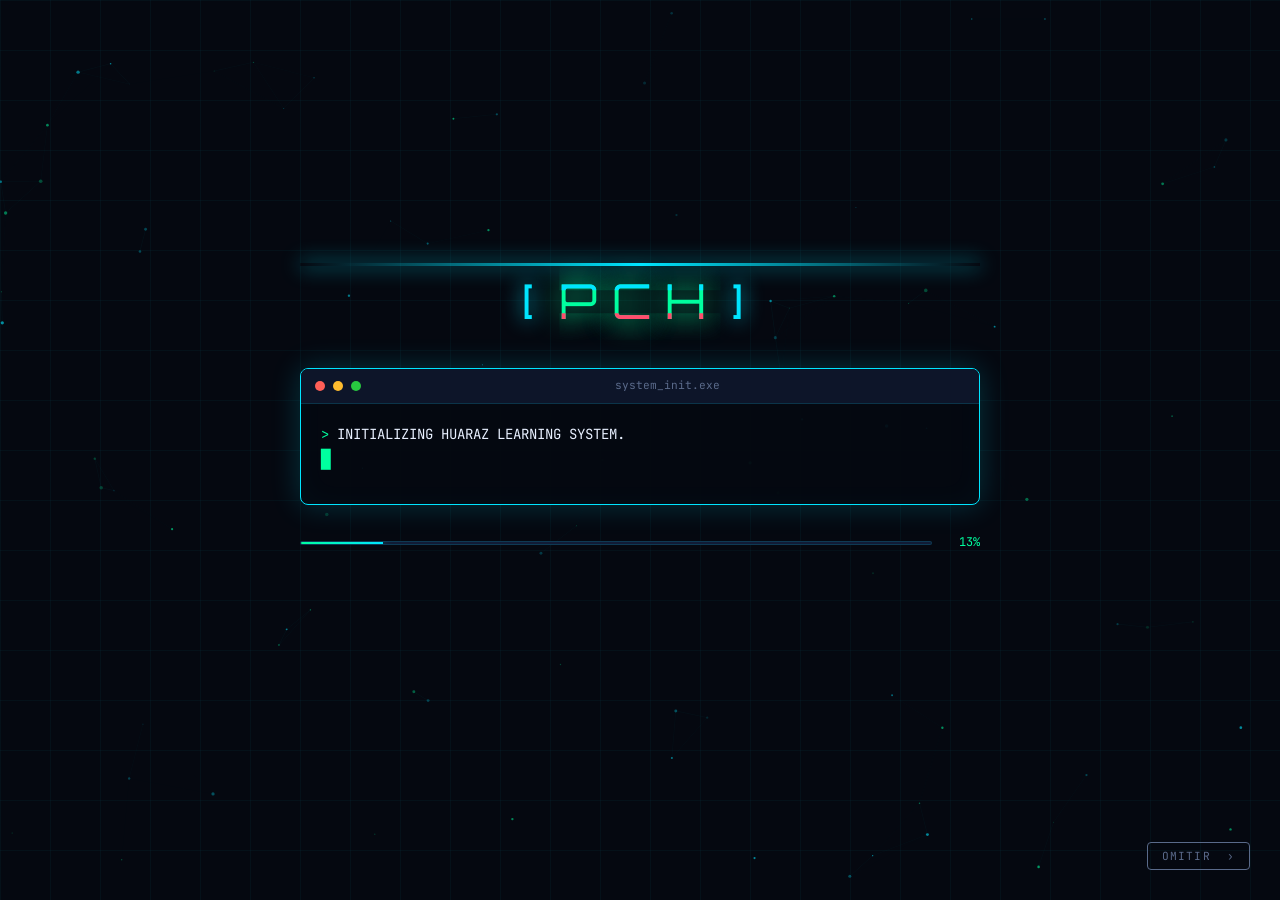
<file: index.html>
<!DOCTYPE html>
<html lang="es">
<head>
  <meta charset="UTF-8">
  <meta name="viewport" content="width=device-width, initial-scale=1.0">
  <meta name="description" content="Portal Cursos Huaraz — Descubre oportunidades de aprendizaje digital, programación, IA y más en el CFP Huaraz.">
  <title>Portal Cursos Huaraz — El Conocimiento No Tiene Límites</title>
  <link rel="preconnect" href="https://fonts.googleapis.com">
  <link rel="preconnect" href="https://fonts.gstatic.com" crossorigin>
  <link href="https://fonts.googleapis.com/css2?family=JetBrains+Mono:wght@300;400;600;700&family=Orbitron:wght@400;700;900&family=Inter:wght@300;400;500;600&display=swap" rel="stylesheet">
  <link rel="stylesheet" href="style.css">
</head>
<body>

  <!-- ═══════════════════════════════════════════
       SPLASH SCREEN — Animación de Inicio
  ════════════════════════════════════════════ -->
  <div id="splash" class="splash" role="region" aria-label="Pantalla de inicio">
    <!-- Canvas de partículas -->
    <canvas id="splash-canvas" aria-hidden="true"></canvas>

    <!-- Grid digital de fondo -->
    <div class="splash-grid" aria-hidden="true"></div>

    <!-- Contenedor central -->
    <div class="splash-center">
      <!-- Escaner superior -->
      <div class="scan-line" aria-hidden="true"></div>

      <!-- Logo animado -->
      <div class="splash-logo" aria-hidden="true">
        <span class="bracket">[</span>
        <span class="logo-text glitch" data-text="PCH">PCH</span>
        <span class="bracket">]</span>
      </div>

      <!-- Terminal de mensajes -->
      <div class="terminal-box" role="status" aria-live="polite">
        <div class="terminal-header" aria-hidden="true">
          <span class="t-dot red"></span>
          <span class="t-dot yellow"></span>
          <span class="t-dot green"></span>
          <span class="t-title">system_init.exe</span>
        </div>
        <div class="terminal-body">
          <div id="terminal-lines" aria-label="Mensajes del sistema"></div>
          <div class="cursor-blink" aria-hidden="true">█</div>
        </div>
      </div>

      <!-- Barra de progreso -->
      <div class="progress-wrap" aria-hidden="true">
        <div class="progress-bar">
          <div id="progress-fill" class="progress-fill"></div>
        </div>
        <span id="progress-pct" class="progress-pct">0%</span>
      </div>

      <!-- Título principal con glitch -->
      <div id="splash-title" class="splash-main-title" aria-label="Portal Cursos Huaraz">
        <span class="glitch-title" data-text="PORTAL CURSOS HUARAZ">PORTAL CURSOS HUARAZ</span>
      </div>
    </div>

    <!-- Botón para omitir -->
    <button id="skip-btn" class="skip-btn" aria-label="Omitir animación de inicio">
      OMITIR &nbsp;›
    </button>
  </div>

  <!-- ═══════════════════════════════════════════
       MAIN PAGE
  ════════════════════════════════════════════ -->
  <div id="main-page" class="main-page hidden" aria-hidden="true">

    <!-- ── NAVBAR ── -->
    <nav id="navbar" class="navbar" role="navigation" aria-label="Navegación principal">
      <div class="nav-container">
        <!-- Logo -->
        <a href="#inicio" class="nav-logo" aria-label="Portal Cursos Huaraz — Inicio">
          <span class="logo-bracket">[</span>
          <span class="logo-name">PCH</span>
          <span class="logo-bracket">]</span>
          <span class="logo-full">Portal Cursos Huaraz</span>
        </a>

        <!-- Links escritorio -->
        <ul class="nav-links" role="list">
          <li><a href="index.html" class="nav-link active">Inicio</a></li>
          <li><a href="cursos.html" class="nav-link">Cursos</a></li>
          <li><a href="categorias.html" class="nav-link">Categorías</a></li>
          <li><a href="nosotros.html" class="nav-link">Nosotros</a></li>
          <li><a href="contacto.html" class="nav-link">Contacto</a></li>
        </ul>

        <!-- CTA desktop -->
        <a href="cursos.html" class="nav-cta" aria-label="Explorar los cursos disponibles">Explorar Cursos</a>

        <!-- Hamburguesa móvil -->
        <button id="menu-toggle" class="menu-toggle" aria-label="Abrir menú de navegación" aria-expanded="false" aria-controls="mobile-menu">
          <span class="bar"></span>
          <span class="bar"></span>
          <span class="bar"></span>
        </button>
      </div>

      <!-- Menú móvil -->
      <div id="mobile-menu" class="mobile-menu" role="dialog" aria-label="Menú móvil" aria-hidden="true">
        <ul role="list">
          <li><a href="index.html" class="mob-link" data-close>Inicio</a></li>
          <li><a href="cursos.html" class="mob-link" data-close>Cursos</a></li>
          <li><a href="categorias.html" class="mob-link" data-close>Categorías</a></li>
          <li><a href="nosotros.html" class="mob-link" data-close>Nosotros</a></li>
          <li><a href="contacto.html" class="mob-link" data-close>Contacto</a></li>
          <li><a href="cursos.html" class="mob-cta" data-close>Explorar Cursos</a></li>
        </ul>
      </div>
    </nav>

    <!-- ── HERO ── -->
    <section id="inicio" class="hero" aria-label="Sección principal">
      <!-- Video de fondo -->
      <div class="hero-video-wrap" aria-hidden="true">
        <video
          id="hero-video"
          class="hero-video"
          src="assets/VIDEO.mp4"
          autoplay
          muted
          loop
          playsinline
          preload="auto"
          aria-hidden="true"
        ></video>
        <div class="hero-video-overlay"></div>
      </div>

      <!-- HUD corners -->
      <div class="hud-corner tl" aria-hidden="true"></div>
      <div class="hud-corner tr" aria-hidden="true"></div>
      <div class="hud-corner bl" aria-hidden="true"></div>
      <div class="hud-corner br" aria-hidden="true"></div>

      <!-- Scan line hero -->
      <div class="hero-scanline" aria-hidden="true"></div>

      <div class="hero-content">
        <div class="hero-badge fade-in-up delay-1" aria-label="Sistema activo">
          <span class="badge-dot" aria-hidden="true"></span>
          SISTEMA ACTIVO — CFP HUARAZ
        </div>

        <h1 class="hero-title fade-in-up delay-2">
          <span class="title-line">EL CONOCIMIENTO</span>
          <span class="title-line accent">NO TIENE LÍMITES.</span>
          <span class="title-line">TU PRÓXIMO NIVEL</span>
          <span class="title-line neon-green">COMIENZA AQUÍ.</span>
        </h1>

        <p class="hero-desc fade-in-up delay-3">
          Descubre nuevas oportunidades de aprendizaje, desarrolla tus habilidades
          y explora el mundo de la formación digital con Portal Cursos Huaraz.
        </p>

        <div class="hero-btns fade-in-up delay-4">
          <a href="#cursos" class="btn-primary" aria-label="Ver todos los cursos disponibles">
            <span class="btn-icon" aria-hidden="true">⚡</span>
            EXPLORAR CURSOS
          </a>
          <a href="#nosotros" class="btn-secondary" aria-label="Conocer más sobre el portal">
            CONOCER EL PORTAL
            <span class="btn-arrow" aria-hidden="true">›</span>
          </a>
        </div>

        <!-- Indicadores HUD -->
        <div class="hero-stats fade-in-up delay-5" aria-label="Datos del portal">
          <div class="stat-item">
            <span class="stat-val neon-green">6+</span>
            <span class="stat-label">Áreas</span>
          </div>
          <div class="stat-divider" aria-hidden="true"></div>
          <div class="stat-item">
            <span class="stat-val neon-cyan">100%</span>
            <span class="stat-label">Digital</span>
          </div>
          <div class="stat-divider" aria-hidden="true"></div>
          <div class="stat-item">
            <span class="stat-val neon-green">CFP</span>
            <span class="stat-label">Huaraz</span>
          </div>
        </div>
      </div>

      <!-- Scroll indicator -->
      <div class="scroll-hint" aria-hidden="true">
        <span>SCROLL</span>
        <div class="scroll-arrow"></div>
      </div>
    </section>

    <!-- ── CURSOS ── -->
    <section id="cursos" class="section courses-section" aria-label="Catálogo de cursos">
      <div class="container">
        <div class="section-header reveal">
          <div class="section-tag" aria-hidden="true">// MÓDULOS</div>
          <h2 class="section-title">EXPLORA TU PRÓXIMO <span class="neon-green">DESAFÍO</span></h2>
          <p class="section-sub">
            Contenido demostrativo — Las áreas reales del portal serán completadas por el equipo.
          </p>
        </div>

        <div class="courses-grid">

          <!-- Tarjeta 1 -->
          <article class="course-card reveal" tabindex="0" aria-label="Curso: Desarrollo Web">
            <div class="card-glow" aria-hidden="true"></div>
            <div class="card-corner tl" aria-hidden="true"></div>
            <div class="card-corner br" aria-hidden="true"></div>
            <div class="card-header">
              <div class="card-icon" aria-hidden="true">
                <svg viewBox="0 0 24 24" fill="none" stroke="currentColor" stroke-width="1.5" aria-hidden="true">
                  <polyline points="16 18 22 12 16 6"></polyline>
                  <polyline points="8 6 2 12 8 18"></polyline>
                </svg>
              </div>
              <span class="card-tag web">WEB</span>
            </div>
            <h3 class="card-title">Programación y Desarrollo Web</h3>
            <p class="card-desc">Aprende HTML, CSS, JavaScript y frameworks modernos para crear aplicaciones web profesionales y responsivas.</p>
            <div class="card-meta">
              <span class="meta-item">
                <span aria-hidden="true">▸</span> Nivel: Básico → Avanzado
              </span>
              <span class="meta-item" style="color: var(--neon-cyan); margin-left: 10px;">
                <span aria-hidden="true">🕒</span> Lun y Mié: 4:00 PM - 6:00 PM
              </span>
            </div>
            <a href="cursos.html" class="card-btn" aria-label="Obtener información sobre Desarrollo Web">
              VER MÓDULO <span aria-hidden="true">›</span>
            </a>
          </article>

          <!-- Tarjeta 2 -->
          <article class="course-card reveal" tabindex="0" aria-label="Curso: Inteligencia Artificial">
            <div class="card-glow" aria-hidden="true"></div>
            <div class="card-corner tl" aria-hidden="true"></div>
            <div class="card-corner br" aria-hidden="true"></div>
            <div class="card-header">
              <div class="card-icon ai" aria-hidden="true">
                <svg viewBox="0 0 24 24" fill="none" stroke="currentColor" stroke-width="1.5" aria-hidden="true">
                  <circle cx="12" cy="12" r="10"></circle>
                  <line x1="12" y1="8" x2="12" y2="12"></line>
                  <line x1="12" y1="16" x2="12.01" y2="16"></line>
                </svg>
              </div>
              <span class="card-tag ai-tag">IA</span>
            </div>
            <h3 class="card-title">Inteligencia Artificial</h3>
            <p class="card-desc">Explora machine learning, redes neuronales y herramientas de IA aplicadas al mundo real y al desarrollo de soluciones.</p>
            <div class="card-meta">
              <span class="meta-item">
                <span aria-hidden="true">▸</span> Nivel: Intermedio → Avanzado
              </span>
              <span class="meta-item" style="color: var(--neon-cyan); margin-left: 10px;">
                <span aria-hidden="true">🕒</span> Mar y Jue: 5:00 PM - 7:00 PM
              </span>
            </div>
            <a href="cursos.html" class="card-btn" aria-label="Obtener información sobre Inteligencia Artificial">
              VER MÓDULO <span aria-hidden="true">›</span>
            </a>
          </article>

          <!-- Tarjeta 3 -->
          <article class="course-card reveal" tabindex="0" aria-label="Curso: Diseño Gráfico">
            <div class="card-glow" aria-hidden="true"></div>
            <div class="card-corner tl" aria-hidden="true"></div>
            <div class="card-corner br" aria-hidden="true"></div>
            <div class="card-header">
              <div class="card-icon design" aria-hidden="true">
                <svg viewBox="0 0 24 24" fill="none" stroke="currentColor" stroke-width="1.5" aria-hidden="true">
                  <circle cx="13.5" cy="6.5" r=".5"></circle>
                  <circle cx="17.5" cy="10.5" r=".5"></circle>
                  <circle cx="8.5" cy="7.5" r=".5"></circle>
                  <circle cx="6.5" cy="12.5" r=".5"></circle>
                  <path d="M12 2C6.5 2 2 6.5 2 12s4.5 10 10 10c.926 0 1.648-.746 1.648-1.688 0-.437-.18-.835-.437-1.125..."></path>
                  <path d="M2 12h20"></path>
                </svg>
              </div>
              <span class="card-tag design-tag">DISEÑO</span>
            </div>
            <h3 class="card-title">Diseño Gráfico y Creatividad Digital</h3>
            <p class="card-desc">Domina herramientas de diseño vectorial, edición de imágenes y principios visuales para crear contenido impactante.</p>
            <div class="card-meta">
              <span class="meta-item">
                <span aria-hidden="true">▸</span> Nivel: Básico → Avanzado
              </span>
            </div>
            <a href="#contacto" class="card-btn" aria-label="Obtener información sobre Diseño Gráfico">
              VER MÓDULO <span aria-hidden="true">›</span>
            </a>
          </article>

          <!-- Tarjeta 4 -->
          <article class="course-card reveal" tabindex="0" aria-label="Curso: Marketing Digital">
            <div class="card-glow" aria-hidden="true"></div>
            <div class="card-corner tl" aria-hidden="true"></div>
            <div class="card-corner br" aria-hidden="true"></div>
            <div class="card-header">
              <div class="card-icon marketing" aria-hidden="true">
                <svg viewBox="0 0 24 24" fill="none" stroke="currentColor" stroke-width="1.5" aria-hidden="true">
                  <polyline points="22 12 18 12 15 21 9 3 6 12 2 12"></polyline>
                </svg>
              </div>
              <span class="card-tag mkt-tag">MARKETING</span>
            </div>
            <h3 class="card-title">Marketing Digital</h3>
            <p class="card-desc">Estrategias de SEO, redes sociales, publicidad digital y analítica web para potenciar la presencia online de cualquier proyecto.</p>
            <div class="card-meta">
              <span class="meta-item">
                <span aria-hidden="true">▸</span> Nivel: Básico → Intermedio
              </span>
            </div>
            <a href="#contacto" class="card-btn" aria-label="Obtener información sobre Marketing Digital">
              VER MÓDULO <span aria-hidden="true">›</span>
            </a>
          </article>

          <!-- Tarjeta 5 -->
          <article class="course-card reveal" tabindex="0" aria-label="Curso: Ofimática">
            <div class="card-glow" aria-hidden="true"></div>
            <div class="card-corner tl" aria-hidden="true"></div>
            <div class="card-corner br" aria-hidden="true"></div>
            <div class="card-header">
              <div class="card-icon office" aria-hidden="true">
                <svg viewBox="0 0 24 24" fill="none" stroke="currentColor" stroke-width="1.5" aria-hidden="true">
                  <rect x="3" y="3" width="18" height="18" rx="2" ry="2"></rect>
                  <line x1="3" y1="9" x2="21" y2="9"></line>
                  <line x1="9" y1="21" x2="9" y2="9"></line>
                </svg>
              </div>
              <span class="card-tag ofi-tag">OFIMÁTICA</span>
            </div>
            <h3 class="card-title">Ofimática y Productividad</h3>
            <p class="card-desc">Domina las herramientas de Microsoft Office, Google Workspace y automatización para mejorar tu productividad laboral.</p>
            <div class="card-meta">
              <span class="meta-item">
                <span aria-hidden="true">▸</span> Nivel: Básico
              </span>
            </div>
            <a href="#contacto" class="card-btn" aria-label="Obtener información sobre Ofimática">
              VER MÓDULO <span aria-hidden="true">›</span>
            </a>
          </article>

          <!-- Tarjeta 6 -->
          <article class="course-card reveal" tabindex="0" aria-label="Curso: Tecnología y Redes">
            <div class="card-glow" aria-hidden="true"></div>
            <div class="card-corner tl" aria-hidden="true"></div>
            <div class="card-corner br" aria-hidden="true"></div>
            <div class="card-header">
              <div class="card-icon network" aria-hidden="true">
                <svg viewBox="0 0 24 24" fill="none" stroke="currentColor" stroke-width="1.5" aria-hidden="true">
                  <circle cx="12" cy="5" r="3"></circle>
                  <circle cx="5" cy="19" r="3"></circle>
                  <circle cx="19" cy="19" r="3"></circle>
                  <line x1="12" y1="8" x2="5" y2="16"></line>
                  <line x1="12" y1="8" x2="19" y2="16"></line>
                </svg>
              </div>
              <span class="card-tag net-tag">REDES</span>
            </div>
            <h3 class="card-title">Tecnología y Redes</h3>
            <p class="card-desc">Fundamentos de redes informáticas, ciberseguridad, configuración de sistemas y soporte técnico profesional.</p>
            <div class="card-meta">
              <span class="meta-item">
                <span aria-hidden="true">▸</span> Nivel: Básico → Avanzado
              </span>
              <span class="meta-item" style="color: var(--neon-cyan); margin-left: 10px;">
                <span aria-hidden="true">🕒</span> Vie: 3:00 PM - 6:00 PM
              </span>
            </div>
            <a href="cursos.html" class="card-btn" aria-label="Obtener información sobre Tecnología y Redes">
              VER MÓDULO <span aria-hidden="true">›</span>
            </a>
          </article>

        </div>
      </div>
    </section>

    <!-- ── CATEGORÍAS ── -->
    <section id="categorias" class="section categories-section" aria-label="Categorías de aprendizaje">
      <div class="container">
        <div class="section-header reveal">
          <div class="section-tag" aria-hidden="true">// ÁREAS</div>
          <h2 class="section-title">ÁREAS DE <span class="neon-cyan">APRENDIZAJE</span></h2>
          <p class="section-sub">Elige tu camino de formación digital</p>
        </div>

        <div class="categories-grid">
          <div class="cat-card reveal" tabindex="0">
            <div class="cat-icon" style="--accent:#00ff9f" aria-hidden="true">⌨️</div>
            <span class="cat-name">Programación</span>
          </div>
          <div class="cat-card reveal" tabindex="0">
            <div class="cat-icon" style="--accent:#00e5ff" aria-hidden="true">🤖</div>
            <span class="cat-name">Inteligencia Artificial</span>
          </div>
          <div class="cat-card reveal" tabindex="0">
            <div class="cat-icon" style="--accent:#ff6b6b" aria-hidden="true">🎨</div>
            <span class="cat-name">Diseño Digital</span>
          </div>
          <div class="cat-card reveal" tabindex="0">
            <div class="cat-icon" style="--accent:#f7b731" aria-hidden="true">📊</div>
            <span class="cat-name">Marketing</span>
          </div>
          <div class="cat-card reveal" tabindex="0">
            <div class="cat-icon" style="--accent:#a29bfe" aria-hidden="true">🖥️</div>
            <span class="cat-name">Ofimática</span>
          </div>
          <div class="cat-card reveal" tabindex="0">
            <div class="cat-icon" style="--accent:#00ff9f" aria-hidden="true">🌐</div>
            <span class="cat-name">Redes</span>
          </div>
          <div class="cat-card reveal" tabindex="0">
            <div class="cat-icon" style="--accent:#00e5ff" aria-hidden="true">📱</div>
            <span class="cat-name">Apps Móviles</span>
          </div>
          <div class="cat-card reveal" tabindex="0">
            <div class="cat-icon" style="--accent:#ff6b6b" aria-hidden="true">🔒</div>
            <span class="cat-name">Ciberseguridad</span>
          </div>
        </div>
      </div>
    </section>

    <!-- ── BENEFICIOS ── -->
    <section id="nosotros" class="section benefits-section" aria-label="Beneficios del portal">
      <div class="container">
        <div class="section-header reveal">
          <div class="section-tag" aria-hidden="true">// VENTAJAS</div>
          <h2 class="section-title">¿POR QUÉ <span class="neon-green">PORTAL CURSOS HUARAZ</span>?</h2>
          <p class="section-sub">Una plataforma educativa diseñada para tu crecimiento digital</p>
        </div>

        <div class="benefits-grid">
          <div class="benefit-card reveal">
            <div class="benefit-icon" aria-hidden="true">
              <svg viewBox="0 0 24 24" fill="none" stroke="currentColor" stroke-width="1.5">
                <path d="M12 22s8-4 8-10V5l-8-3-8 3v7c0 6 8 10 8 10z"></path>
              </svg>
            </div>
            <h3 class="benefit-title">Descubrimiento de Habilidades</h3>
            <p class="benefit-desc">Explora áreas que quizás no sabías que te apasionaban. El aprendizaje abre puertas inesperadas hacia tu vocación digital.</p>
          </div>

          <div class="benefit-card reveal">
            <div class="benefit-icon" aria-hidden="true">
              <svg viewBox="0 0 24 24" fill="none" stroke="currentColor" stroke-width="1.5">
                <line x1="8" y1="6" x2="21" y2="6"></line>
                <line x1="8" y1="12" x2="21" y2="12"></line>
                <line x1="8" y1="18" x2="21" y2="18"></line>
                <line x1="3" y1="6" x2="3.01" y2="6"></line>
                <line x1="3" y1="12" x2="3.01" y2="12"></line>
                <line x1="3" y1="18" x2="3.01" y2="18"></line>
              </svg>
            </div>
            <h3 class="benefit-title">Aprendizaje Organizado</h3>
            <p class="benefit-desc">Contenido estructurado en módulos progresivos que te permiten avanzar a tu propio ritmo sin perder el hilo de tu formación.</p>
          </div>

          <div class="benefit-card reveal">
            <div class="benefit-icon" aria-hidden="true">
              <svg viewBox="0 0 24 24" fill="none" stroke="currentColor" stroke-width="1.5">
                <circle cx="12" cy="12" r="10"></circle>
                <polyline points="12 6 12 12 16 14"></polyline>
              </svg>
            </div>
            <h3 class="benefit-title">Exploración Tecnológica</h3>
            <p class="benefit-desc">Accede a diferentes ramas del mundo tech — desde programación web hasta inteligencia artificial — en un solo lugar.</p>
          </div>

          <div class="benefit-card reveal">
            <div class="benefit-icon" aria-hidden="true">
              <svg viewBox="0 0 24 24" fill="none" stroke="currentColor" stroke-width="1.5">
                <polyline points="23 6 13.5 15.5 8.5 10.5 1 18"></polyline>
                <polyline points="17 6 23 6 23 12"></polyline>
              </svg>
            </div>
            <h3 class="benefit-title">Desarrollo Profesional</h3>
            <p class="benefit-desc">Potencia tu perfil laboral y personal con conocimientos prácticos y relevantes para el mercado digital de hoy y del futuro.</p>
          </div>
        </div>
      </div>
    </section>

    <!-- ── CTA ── -->
    <section class="cta-section" aria-label="Llamada a la acción">
      <canvas id="cta-canvas" aria-hidden="true"></canvas>
      <div class="cta-content reveal">
        <div class="cta-tag" aria-hidden="true">// START NOW</div>
        <h2 class="cta-title">
          TU SIGUIENTE GRAN IDEA<br>
          <span class="neon-green">COMIENZA CON LO QUE APRENDES HOY.</span>
        </h2>
        <p class="cta-sub">No esperes más. Da el primer paso hacia tu transformación digital.</p>
        <a href="cursos.html" class="btn-primary btn-large" aria-label="Explorar el catálogo completo de cursos">
          <span class="btn-icon" aria-hidden="true">🚀</span>
          EXPLORAR CURSOS AHORA
        </a>
      </div>
      <div class="cta-decoration" aria-hidden="true">
        <div class="deco-circle c1"></div>
        <div class="deco-circle c2"></div>
        <div class="deco-ring"></div>
      </div>
    </section>

    <!-- ── SECCIÓN DOCENTES ── -->
    <section id="docentes" class="section teachers-section" aria-label="Nuestros Docentes - CFP Huaraz">
      <div class="container">
        <div class="section-header reveal">
          <div class="section-tag" aria-hidden="true">// INSTRUCTORES</div>
          <h2 class="section-title">NUESTROS <span class="neon-green">DOCENTES</span> — CFP HUARAZ</h2>
          <p class="section-sub">Instructores certificados con amplia experiencia en tecnologías digitales</p>
        </div>

        <div class="courses-grid" style="grid-template-columns: repeat(auto-fit, minmax(320px, 1fr));">
          <!-- Tarjeta de Docente 1 -->
          <article class="course-card reveal" tabindex="0" aria-label="Docente: Ing. Carlos Mendoza">
            <div class="card-glow" aria-hidden="true"></div>
            <div class="card-corner tl" aria-hidden="true"></div>
            <div class="card-corner br" aria-hidden="true"></div>
            <div class="card-header">
              <div class="card-icon" aria-hidden="true" style="font-size: 1.4rem; display: flex; align-items: center; justify-content: center; width: 46px; height: 46px; background: rgba(0, 255, 159, 0.12); border-radius: 8px; border: 1px solid var(--neon-green); color: var(--neon-green);">
                👨‍🏫
              </div>
              <span class="card-tag web">DESARROLLO WEB</span>
            </div>
            <h3 class="card-title">Ing. Carlos Mendoza</h3>
            <p class="card-desc">Instructor certificado con más de 5 años de experiencia en la enseñanza de tecnologías frontend y backend.</p>
            <div class="card-meta">
              <span class="meta-item"><span aria-hidden="true">▸</span> <strong>Especialidad:</strong> Desarrollo Web</span>
            </div>
          </article>

          <!-- Tarjeta de Docente 2 -->
          <article class="course-card reveal" tabindex="0" aria-label="Docente: Lic. Ana Ramírez">
            <div class="card-glow" aria-hidden="true"></div>
            <div class="card-corner tl" aria-hidden="true"></div>
            <div class="card-corner br" aria-hidden="true"></div>
            <div class="card-header">
              <div class="card-icon network" aria-hidden="true" style="font-size: 1.4rem; display: flex; align-items: center; justify-content: center; width: 46px; height: 46px; background: rgba(0, 229, 255, 0.12); border-radius: 8px; border: 1px solid var(--neon-cyan); color: var(--neon-cyan);">
                👩‍🏫
              </div>
              <span class="card-tag net-tag">REDES Y SEGURIDAD</span>
            </div>
            <h3 class="card-title">Lic. Ana Ramírez</h3>
            <p class="card-desc">Experta en infraestructura de redes, soporte técnico y aseguramiento de plataformas digitales del CFP.</p>
            <div class="card-meta">
              <span class="meta-item"><span aria-hidden="true">▸</span> <strong>Especialidad:</strong> Redes y Seguridad</span>
            </div>
          </article>
        </div>
      </div>
    </section>

    <!-- ── CONTACTO ── -->
    <section id="contacto" class="section contact-section" aria-label="Contacto">
      <div class="container">
        <div class="section-header reveal">
          <div class="section-tag" aria-hidden="true">// CONTACTO</div>
          <h2 class="section-title">¿TIENES <span class="neon-cyan">PREGUNTAS</span>?</h2>
          <p class="section-sub">Solicita información sobre los módulos disponibles en el portal</p>
        </div>
        <div class="contact-box reveal">
          <div class="contact-info">
            <div class="contact-item">
              <span class="ci-icon" aria-hidden="true">📍</span>
              <div>
                <strong>CFP Huaraz</strong>
                <span>Centro de Formación Profesional</span>
              </div>
            </div>
            <div class="contact-item">
              <span class="ci-icon" aria-hidden="true">✉️</span>
              <div>
                <strong>Correo</strong>
                <span>Disponible próximamente</span>
              </div>
            </div>
            <div class="contact-item">
              <span class="ci-icon" aria-hidden="true">📞</span>
              <div>
                <strong>Teléfono</strong>
                <span>Disponible próximamente</span>
              </div>
            </div>
          </div>
          <form class="contact-form" id="contact-form" novalidate aria-label="Formulario de contacto">
            <div class="form-group">
              <label for="cf-name">Nombre completo</label>
              <input type="text" id="cf-name" name="nombre" placeholder="Tu nombre" required autocomplete="name">
            </div>
            <div class="form-group">
              <label for="cf-email">Correo electrónico</label>
              <input type="email" id="cf-email" name="correo" placeholder="tucorreo@ejemplo.com" required autocomplete="email">
            </div>
            <div class="form-group">
              <label for="cf-course">Área de interés</label>
              <select id="cf-course" name="area">
                <option value="">— Selecciona un área —</option>
                <option>Programación y Desarrollo Web</option>
                <option>Inteligencia Artificial</option>
                <option>Diseño Gráfico y Creatividad Digital</option>
                <option>Marketing Digital</option>
                <option>Ofimática y Productividad</option>
                <option>Tecnología y Redes</option>
              </select>
            </div>
            <div class="form-group">
              <label for="cf-msg">Mensaje</label>
              <textarea id="cf-msg" name="mensaje" rows="4" placeholder="¿En qué podemos ayudarte?"></textarea>
            </div>
            <button type="submit" class="btn-primary w-full" id="form-submit-btn">
              ENVIAR MENSAJE <span aria-hidden="true">›</span>
            </button>
            <p class="form-note" aria-hidden="true">* El formulario es demostrativo. El backend será implementado por el equipo.</p>
            <div id="form-feedback" class="form-feedback" role="alert" aria-live="polite"></div>
          </form>
        </div>
      </div>
    </section>

    <!-- ── FOOTER ── -->
    <footer class="footer" role="contentinfo">
      <div class="container">
        <div class="footer-grid">
          <div class="footer-brand">
            <div class="footer-logo" aria-label="Portal Cursos Huaraz">
              <span class="logo-bracket">[</span>
              <span class="logo-name">PCH</span>
              <span class="logo-bracket">]</span>
            </div>
            <p class="footer-tagline">Portal Cursos Huaraz — CFP Huaraz</p>
            <p class="footer-desc">Plataforma educativa digital orientada a la formación tecnológica y profesional en la región de Huaraz, Perú.</p>
          </div>

          <nav class="footer-nav" aria-label="Navegación del pie de página">
            <h4 class="footer-heading">Navegación</h4>
            <ul role="list">
              <li><a href="index.html">Inicio</a></li>
              <li><a href="cursos.html">Cursos</a></li>
              <li><a href="categorias.html">Categorías</a></li>
              <li><a href="nosotros.html">Nosotros</a></li>
              <li><a href="contacto.html">Contacto</a></li>
            </ul>
          </nav>

          <div class="footer-areas">
            <h4 class="footer-heading">Áreas</h4>
            <ul role="list">
              <li>Programación Web</li>
              <li>Inteligencia Artificial</li>
              <li>Diseño Digital</li>
              <li>Marketing Digital</li>
              <li>Ofimática</li>
              <li>Redes</li>
            </ul>
          </div>
        </div>

        <div class="footer-bottom">
          <span>© 2024 Portal Cursos Huaraz — CFP Huaraz. Todos los derechos reservados.</span>
          <span class="footer-status" aria-hidden="true">
            <span class="status-dot"></span> SISTEMA ACTIVO
          </span>
        </div>
      </div>
    </footer>

  </div><!-- /main-page -->

  <script src="script.js"></script>
  <!-- SECCIÓN DOCENTES (6 PROFESORES ADAPTADOS A LOS CURSOS REALES) -->
<section id="docentes" class="container">
    <h2 class="section-title">Nuestros Docentes - CFP Huaraz</h2>
    <div class="docentes-grid">
        
        <!-- Docente 1 -->
        <div class="docente-card">
            <div class="docente-avatar">👨‍💻</div>
            <h3>Ing. Carlos Mendoza</h3>
            <span class="especialidad">Programación y Desarrollo Web</span>
            <p>Instructor experto en HTML, CSS, JavaScript y frameworks modernos para aplicaciones profesionales.</p>
        </div>

        <!-- Docente 2 -->
        <div class="docente-card">
            <div class="docente-avatar">🤖</div>
            <h3>Dr. Alejandro Ramos</h3>
            <span class="especialidad">Inteligencia Artificial</span>
            <p>Especialista en machine learning, redes neuronales y automatización de soluciones reales.</p>
        </div>

        <!-- Docente 3 -->
        <div class="docente-card">
            <div class="docente-avatar">🎨</div>
            <h3>Lic. Sofía Castro</h3>
            <span class="especialidad">Diseño Gráfico y Creatividad Digital</span>
            <p>Diseñadora experta en herramientas vectoriales, edición y principios visuales de alto impacto.</p>
        </div>

        <!-- Docente 4 -->
        <div class="docente-card">
            <div class="docente-avatar">📈</div>
            <h3>Mag. Elena Torres</h3>
            <span class="especialidad">Marketing Digital</span>
            <p>Consultora en estrategias de SEO, redes sociales, publicidad digital y analítica web.</p>
        </div>

        <!-- Docente 5 -->
        <div class="docente-card">
            <div class="docente-avatar">💻</div>
            <h3>Ing. Jorge Palacios</h3>
            <span class="especialidad">Ofimática y Productividad</span>
            <p>Especialista en herramientas de Microsoft Office, Google Workspace y automatización laboral.</p>
        </div>

        <!-- Docente 6 -->
        <div class="docente-card">
            <div class="docente-avatar">🌐</div>
            <h3>Ing. Luis Vega</h3>
            <span class="especialidad">Tecnología y Redes</span>
            <p>Instructor certificado en fundamentos de redes informáticas, ciberseguridad y soporte técnico.</p>
        </div>

    </div>
</section>

</body>
</html>
</file>
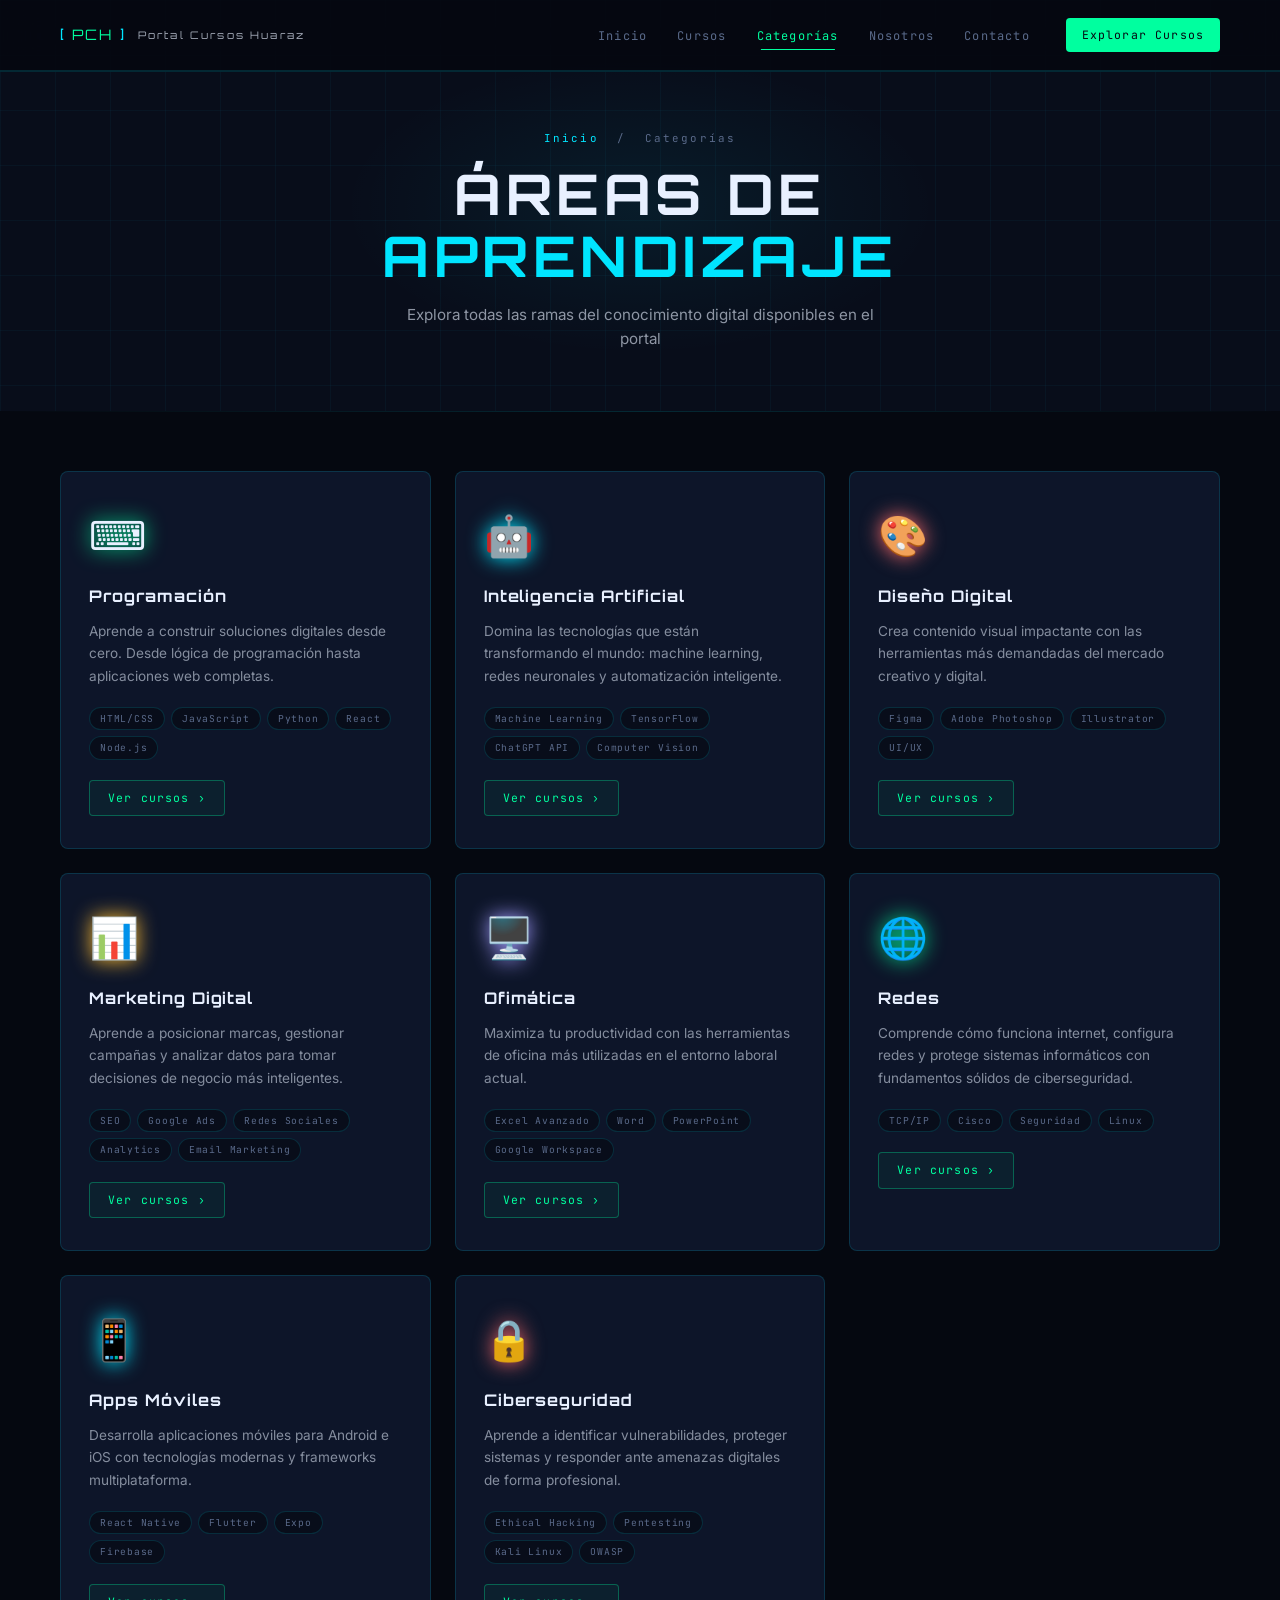
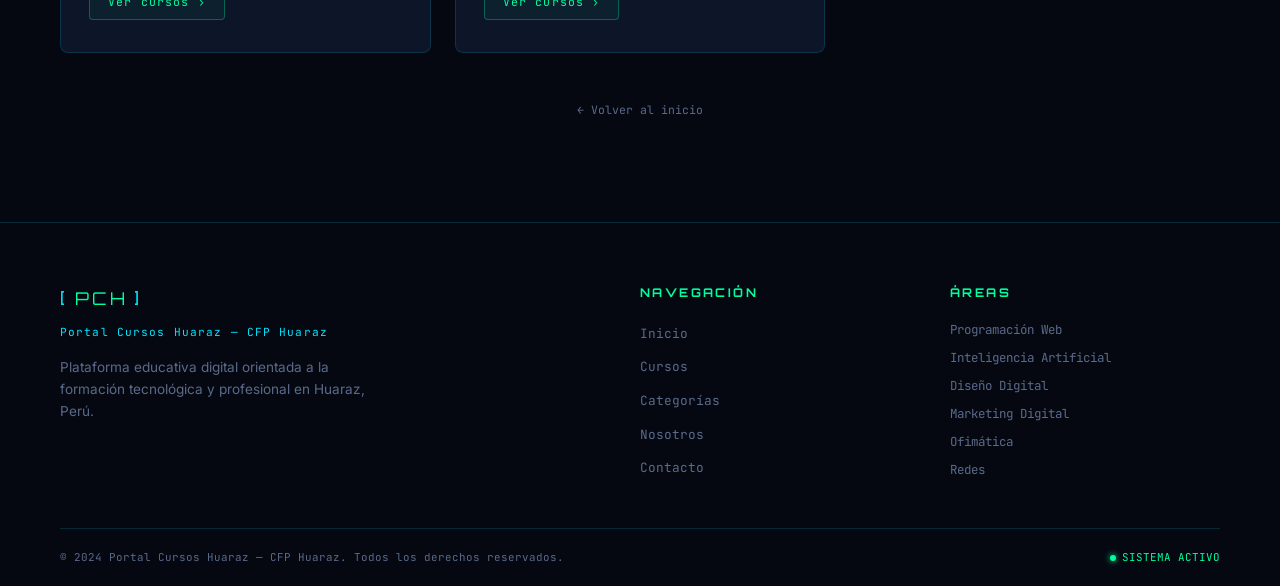
<file: categorias.html>
<!DOCTYPE html>
<html lang="es">
<head>
  <meta charset="UTF-8">
  <meta name="viewport" content="width=device-width, initial-scale=1.0">
  <meta name="description" content="Categorías de aprendizaje — Portal Cursos Huaraz.">
  <title>Categorías — Portal Cursos Huaraz</title>
  <link rel="preconnect" href="https://fonts.googleapis.com">
  <link rel="preconnect" href="https://fonts.gstatic.com" crossorigin>
  <link href="https://fonts.googleapis.com/css2?family=JetBrains+Mono:wght@300;400;600;700&family=Orbitron:wght@400;700;900&family=Inter:wght@300;400;500;600&display=swap" rel="stylesheet">
  <link rel="stylesheet" href="style.css">
  <style>
    .page-hero {
      position: relative;
      min-height: 42vh;
      display: flex;
      align-items: center;
      justify-content: center;
      padding: calc(var(--nav-h) + 60px) 20px 60px;
      background: var(--dark);
      overflow: hidden;
      text-align: center;
    }
    .page-hero-grid {
      position: absolute; inset: 0;
      background-image:
        linear-gradient(rgba(0,229,255,.04) 1px, transparent 1px),
        linear-gradient(90deg, rgba(0,229,255,.04) 1px, transparent 1px);
      background-size: 55px 55px;
      pointer-events: none;
    }
    .page-hero-glow {
      position: absolute; top: 50%; left: 50%;
      transform: translate(-50%,-50%);
      width: 600px; height: 300px;
      background: radial-gradient(ellipse, rgba(0,229,255,.07) 0%, transparent 70%);
      pointer-events: none;
    }
    .page-hero-content { position: relative; z-index: 2; }
    .page-breadcrumb {
      font-family: var(--font-mono); font-size: .68rem;
      letter-spacing: .2em; color: var(--muted); margin-bottom: 16px;
    }
    .page-breadcrumb a { color: var(--neon-cyan); transition: var(--transition); }
    .page-breadcrumb a:hover { text-shadow: 0 0 10px var(--neon-cyan); }
    .page-title {
      font-family: var(--font-head);
      font-size: clamp(2rem, 6vw, 3.5rem);
      letter-spacing: .08em; margin-bottom: 16px; line-height: 1.1;
    }
    .page-sub { color: rgba(232,240,255,.6); font-size: .95rem; max-width: 500px; margin: 0 auto; }

    /* Expanded category cards */
    .cat-expanded-grid {
      display: grid;
      grid-template-columns: repeat(auto-fill, minmax(280px, 1fr));
      gap: 24px;
    }
    .cat-expanded-card {
      background: var(--dark2);
      border: 1px solid var(--border);
      border-radius: var(--radius);
      padding: 32px 28px;
      transition: var(--transition);
      position: relative;
      overflow: hidden;
      cursor: default;
    }
    .cat-expanded-card::before {
      content: '';
      position: absolute;
      top: 0; left: 0;
      height: 3px; width: 0;
      background: var(--accent-color, var(--neon-green));
      transition: width .4s ease;
    }
    .cat-expanded-card:hover::before { width: 100%; }
    .cat-expanded-card:hover {
      border-color: rgba(255,255,255,.1);
      transform: translateY(-4px);
      box-shadow: 0 20px 50px rgba(0,0,0,.4);
    }
    .cat-exp-icon {
      font-size: 2.5rem;
      margin-bottom: 16px;
      display: block;
      filter: drop-shadow(0 0 10px var(--accent-color, var(--neon-green)));
      transition: var(--transition);
    }
    .cat-expanded-card:hover .cat-exp-icon {
      filter: drop-shadow(0 0 22px var(--accent-color, var(--neon-green)));
      transform: scale(1.08);
    }
    .cat-exp-title {
      font-family: var(--font-head);
      font-size: 1rem;
      letter-spacing: .06em;
      margin-bottom: 10px;
      color: var(--white);
    }
    .cat-exp-desc {
      color: rgba(232,240,255,.55);
      font-size: .85rem;
      line-height: 1.65;
      margin-bottom: 20px;
    }
    .cat-exp-topics {
      display: flex;
      flex-wrap: wrap;
      gap: 6px;
      margin-bottom: 20px;
    }
    .topic-pill {
      font-family: var(--font-mono);
      font-size: .6rem;
      letter-spacing: .08em;
      padding: 3px 10px;
      border-radius: 20px;
      border: 1px solid var(--border);
      color: var(--muted);
      background: var(--dark);
    }
    .back-top {
      display: inline-flex; align-items: center; gap: 8px;
      font-family: var(--font-mono); font-size: .72rem;
      color: var(--muted); transition: var(--transition); margin-top: 48px;
    }
    .back-top:hover { color: var(--neon-cyan); }
  </style>
</head>
<body>

  <nav id="navbar" class="navbar" role="navigation" aria-label="Navegación principal">
    <div class="nav-container">
      <a href="index.html" class="nav-logo">
        <span class="logo-bracket">[</span><span class="logo-name">PCH</span><span class="logo-bracket">]</span>
        <span class="logo-full">Portal Cursos Huaraz</span>
      </a>
      <ul class="nav-links" role="list">
        <li><a href="index.html" class="nav-link">Inicio</a></li>
        <li><a href="cursos.html" class="nav-link">Cursos</a></li>
        <li><a href="categorias.html" class="nav-link active">Categorías</a></li>
        <li><a href="nosotros.html" class="nav-link">Nosotros</a></li>
        <li><a href="contacto.html" class="nav-link">Contacto</a></li>
      </ul>
      <a href="cursos.html" class="nav-cta">Explorar Cursos</a>
      <button id="menu-toggle" class="menu-toggle" aria-label="Abrir menú" aria-expanded="false" aria-controls="mobile-menu">
        <span class="bar"></span><span class="bar"></span><span class="bar"></span>
      </button>
    </div>
    <div id="mobile-menu" class="mobile-menu" aria-hidden="true">
      <ul role="list">
        <li><a href="index.html" class="mob-link" data-close>Inicio</a></li>
        <li><a href="cursos.html" class="mob-link" data-close>Cursos</a></li>
        <li><a href="categorias.html" class="mob-link" data-close>Categorías</a></li>
        <li><a href="nosotros.html" class="mob-link" data-close>Nosotros</a></li>
        <li><a href="contacto.html" class="mob-link" data-close>Contacto</a></li>
        <li><a href="cursos.html" class="mob-cta" data-close>Explorar Cursos</a></li>
      </ul>
    </div>
  </nav>

  <div class="page-hero">
    <div class="page-hero-grid" aria-hidden="true"></div>
    <div class="page-hero-glow" aria-hidden="true"></div>
    <div class="page-hero-content">
      <p class="page-breadcrumb fade-in-up delay-1"><a href="index.html">Inicio</a> &nbsp;/&nbsp; Categorías</p>
      <h1 class="page-title fade-in-up delay-2">ÁREAS DE<br><span class="neon-cyan">APRENDIZAJE</span></h1>
      <p class="page-sub fade-in-up delay-3">Explora todas las ramas del conocimiento digital disponibles en el portal</p>
    </div>
  </div>

  <main class="section" style="background:var(--black); padding-top:60px;" aria-label="Categorías">
    <div class="container">
      <div class="cat-expanded-grid">

        <div class="cat-expanded-card reveal" style="--accent-color:#00ff9f;">
          <span class="cat-exp-icon">⌨️</span>
          <h2 class="cat-exp-title">Programación</h2>
          <p class="cat-exp-desc">Aprende a construir soluciones digitales desde cero. Desde lógica de programación hasta aplicaciones web completas.</p>
          <div class="cat-exp-topics">
            <span class="topic-pill">HTML/CSS</span>
            <span class="topic-pill">JavaScript</span>
            <span class="topic-pill">Python</span>
            <span class="topic-pill">React</span>
            <span class="topic-pill">Node.js</span>
          </div>
          <a href="cursos.html" class="card-btn">Ver cursos ›</a>
        </div>

        <div class="cat-expanded-card reveal" style="--accent-color:#00e5ff;">
          <span class="cat-exp-icon">🤖</span>
          <h2 class="cat-exp-title">Inteligencia Artificial</h2>
          <p class="cat-exp-desc">Domina las tecnologías que están transformando el mundo: machine learning, redes neuronales y automatización inteligente.</p>
          <div class="cat-exp-topics">
            <span class="topic-pill">Machine Learning</span>
            <span class="topic-pill">TensorFlow</span>
            <span class="topic-pill">ChatGPT API</span>
            <span class="topic-pill">Computer Vision</span>
          </div>
          <a href="cursos.html" class="card-btn">Ver cursos ›</a>
        </div>

        <div class="cat-expanded-card reveal" style="--accent-color:#ff6b6b;">
          <span class="cat-exp-icon">🎨</span>
          <h2 class="cat-exp-title">Diseño Digital</h2>
          <p class="cat-exp-desc">Crea contenido visual impactante con las herramientas más demandadas del mercado creativo y digital.</p>
          <div class="cat-exp-topics">
            <span class="topic-pill">Figma</span>
            <span class="topic-pill">Adobe Photoshop</span>
            <span class="topic-pill">Illustrator</span>
            <span class="topic-pill">UI/UX</span>
          </div>
          <a href="cursos.html" class="card-btn">Ver cursos ›</a>
        </div>

        <div class="cat-expanded-card reveal" style="--accent-color:#f7b731;">
          <span class="cat-exp-icon">📊</span>
          <h2 class="cat-exp-title">Marketing Digital</h2>
          <p class="cat-exp-desc">Aprende a posicionar marcas, gestionar campañas y analizar datos para tomar decisiones de negocio más inteligentes.</p>
          <div class="cat-exp-topics">
            <span class="topic-pill">SEO</span>
            <span class="topic-pill">Google Ads</span>
            <span class="topic-pill">Redes Sociales</span>
            <span class="topic-pill">Analytics</span>
            <span class="topic-pill">Email Marketing</span>
          </div>
          <a href="cursos.html" class="card-btn">Ver cursos ›</a>
        </div>

        <div class="cat-expanded-card reveal" style="--accent-color:#a29bfe;">
          <span class="cat-exp-icon">🖥️</span>
          <h2 class="cat-exp-title">Ofimática</h2>
          <p class="cat-exp-desc">Maximiza tu productividad con las herramientas de oficina más utilizadas en el entorno laboral actual.</p>
          <div class="cat-exp-topics">
            <span class="topic-pill">Excel Avanzado</span>
            <span class="topic-pill">Word</span>
            <span class="topic-pill">PowerPoint</span>
            <span class="topic-pill">Google Workspace</span>
          </div>
          <a href="cursos.html" class="card-btn">Ver cursos ›</a>
        </div>

        <div class="cat-expanded-card reveal" style="--accent-color:#00ff9f;">
          <span class="cat-exp-icon">🌐</span>
          <h2 class="cat-exp-title">Redes</h2>
          <p class="cat-exp-desc">Comprende cómo funciona internet, configura redes y protege sistemas informáticos con fundamentos sólidos de ciberseguridad.</p>
          <div class="cat-exp-topics">
            <span class="topic-pill">TCP/IP</span>
            <span class="topic-pill">Cisco</span>
            <span class="topic-pill">Seguridad</span>
            <span class="topic-pill">Linux</span>
          </div>
          <a href="cursos.html" class="card-btn">Ver cursos ›</a>
        </div>

        <div class="cat-expanded-card reveal" style="--accent-color:#00e5ff;">
          <span class="cat-exp-icon">📱</span>
          <h2 class="cat-exp-title">Apps Móviles</h2>
          <p class="cat-exp-desc">Desarrolla aplicaciones móviles para Android e iOS con tecnologías modernas y frameworks multiplataforma.</p>
          <div class="cat-exp-topics">
            <span class="topic-pill">React Native</span>
            <span class="topic-pill">Flutter</span>
            <span class="topic-pill">Expo</span>
            <span class="topic-pill">Firebase</span>
          </div>
          <a href="cursos.html" class="card-btn">Ver cursos ›</a>
        </div>

        <div class="cat-expanded-card reveal" style="--accent-color:#ff6b6b;">
          <span class="cat-exp-icon">🔒</span>
          <h2 class="cat-exp-title">Ciberseguridad</h2>
          <p class="cat-exp-desc">Aprende a identificar vulnerabilidades, proteger sistemas y responder ante amenazas digitales de forma profesional.</p>
          <div class="cat-exp-topics">
            <span class="topic-pill">Ethical Hacking</span>
            <span class="topic-pill">Pentesting</span>
            <span class="topic-pill">Kali Linux</span>
            <span class="topic-pill">OWASP</span>
          </div>
          <a href="cursos.html" class="card-btn">Ver cursos ›</a>
        </div>

      </div>

      <div style="text-align:center;">
        <a href="index.html" class="back-top reveal">← Volver al inicio</a>
      </div>
    </div>
  </main>

  <footer class="footer">
    <div class="container">
      <div class="footer-grid">
        <div class="footer-brand">
          <div class="footer-logo"><span class="logo-bracket">[</span><span class="logo-name">PCH</span><span class="logo-bracket">]</span></div>
          <p class="footer-tagline">Portal Cursos Huaraz — CFP Huaraz</p>
          <p class="footer-desc">Plataforma educativa digital orientada a la formación tecnológica y profesional en Huaraz, Perú.</p>
        </div>
        <nav class="footer-nav" aria-label="Pie de página">
          <h4 class="footer-heading">Navegación</h4>
          <ul role="list">
            <li><a href="index.html">Inicio</a></li>
            <li><a href="cursos.html">Cursos</a></li>
            <li><a href="categorias.html">Categorías</a></li>
            <li><a href="nosotros.html">Nosotros</a></li>
            <li><a href="contacto.html">Contacto</a></li>
          </ul>
        </nav>
        <div class="footer-areas">
          <h4 class="footer-heading">Áreas</h4>
          <ul role="list">
            <li>Programación Web</li><li>Inteligencia Artificial</li>
            <li>Diseño Digital</li><li>Marketing Digital</li>
            <li>Ofimática</li><li>Redes</li>
          </ul>
        </div>
      </div>
      <div class="footer-bottom">
        <span>© 2024 Portal Cursos Huaraz — CFP Huaraz. Todos los derechos reservados.</span>
        <span class="footer-status"><span class="status-dot"></span> SISTEMA ACTIVO</span>
      </div>
    </div>
  </footer>

  <script src="script.js"></script>
</body>
</html>
</file>
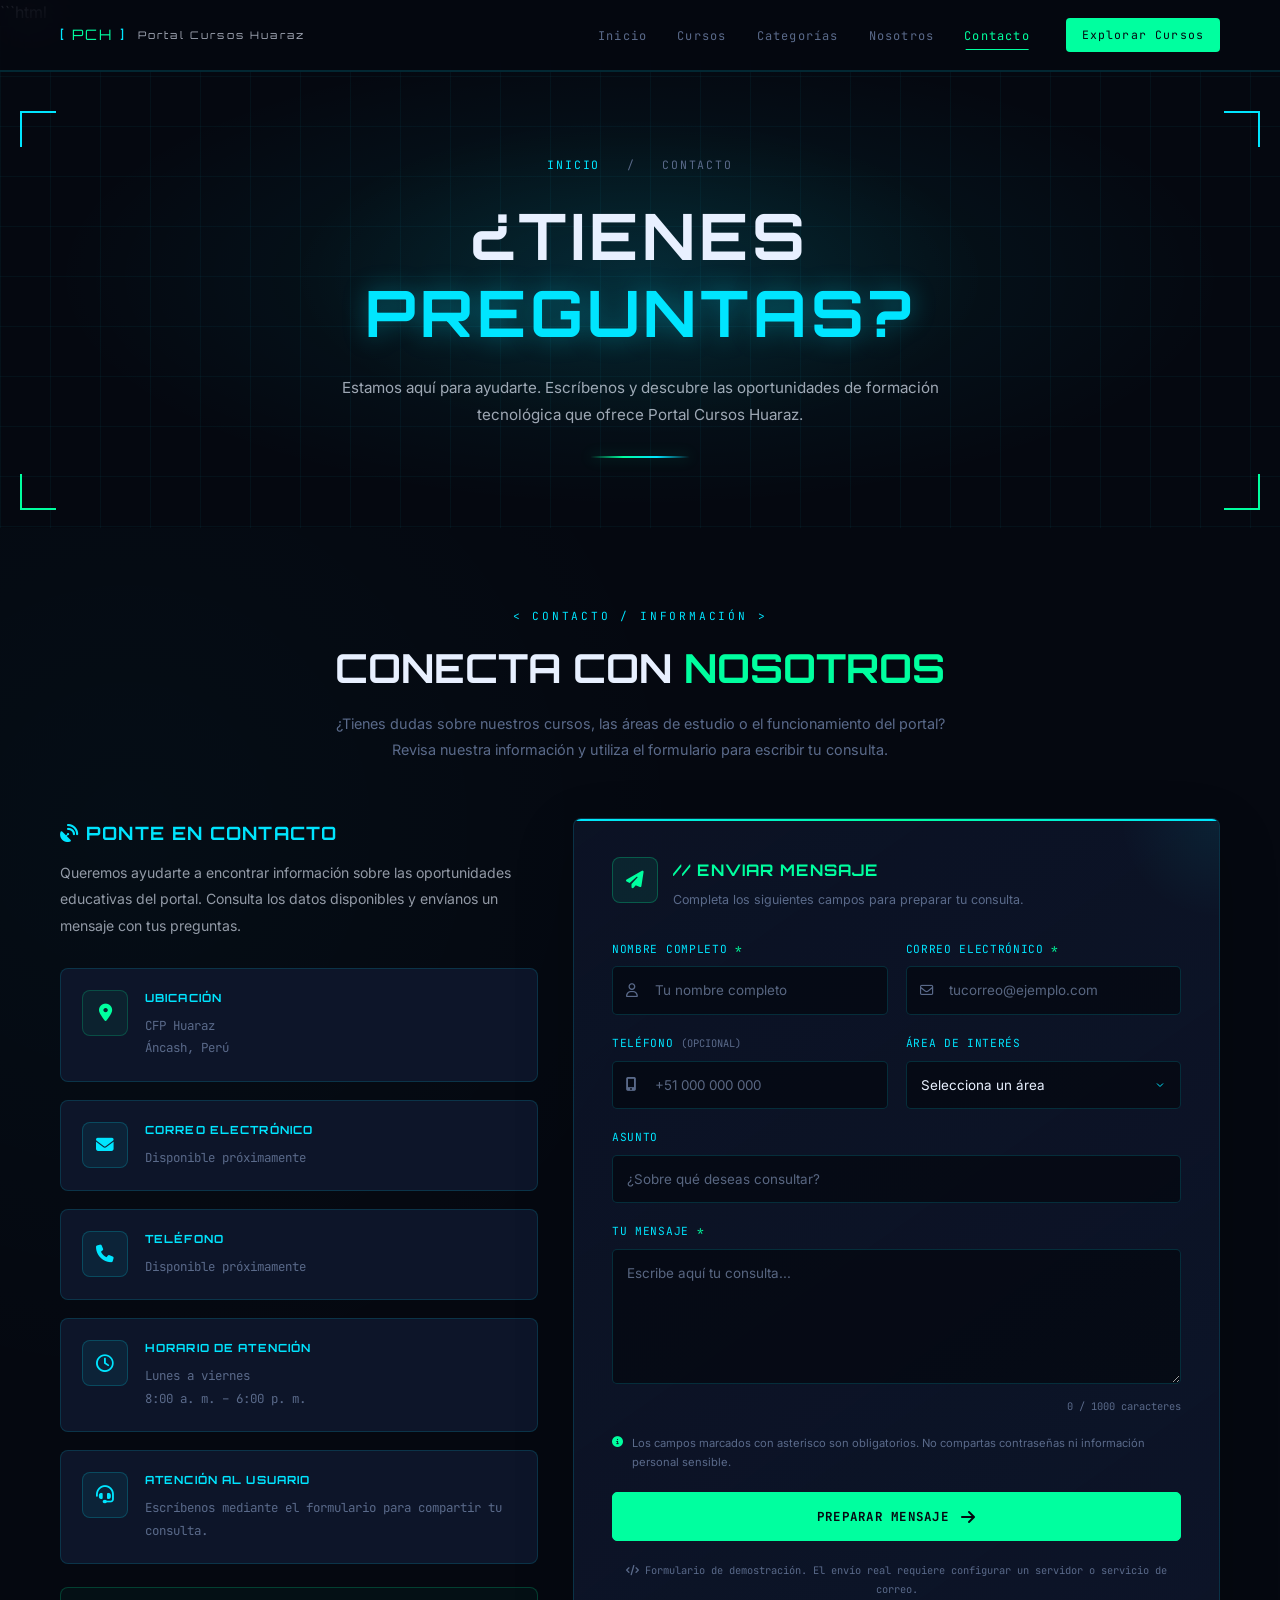
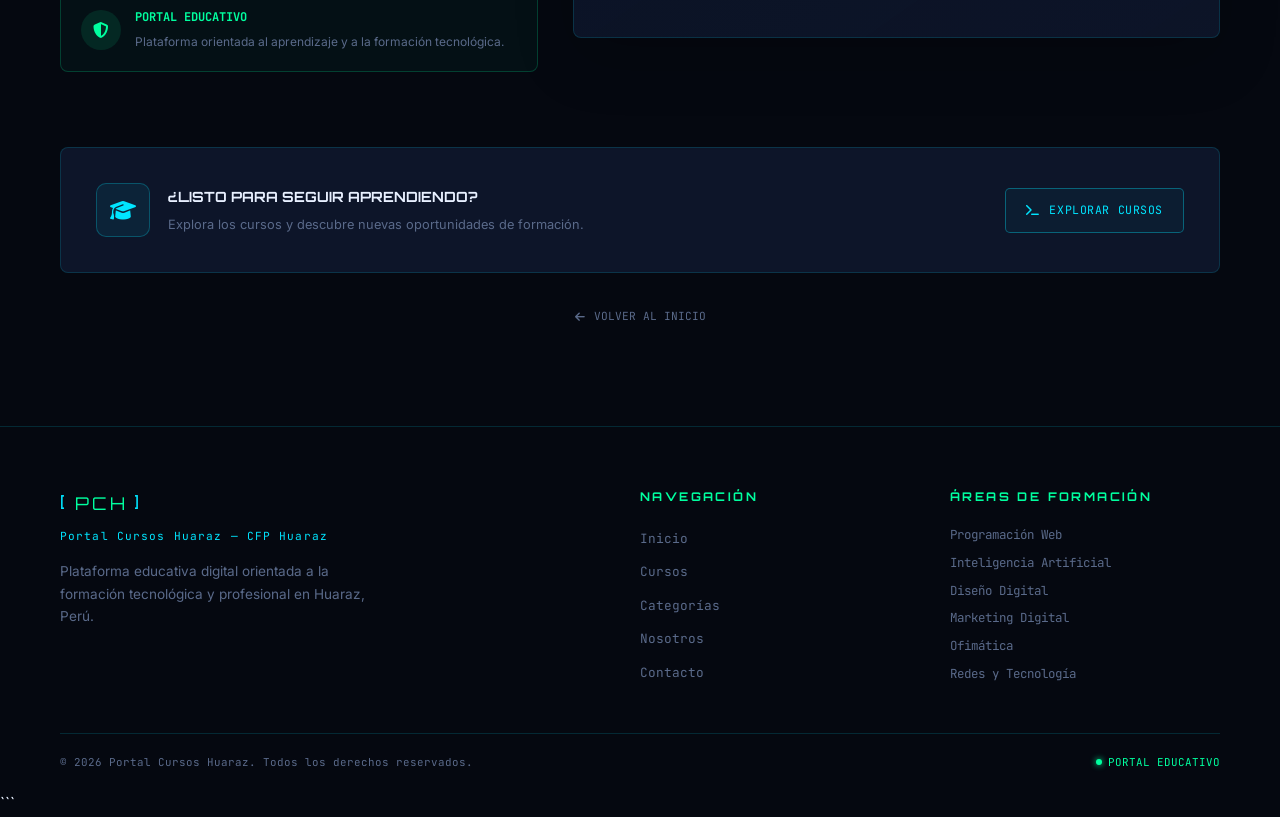
<file: contacto.html>
```html
<!DOCTYPE html>
<html lang="es">
<head>
  <meta charset="UTF-8">
  <meta name="viewport" content="width=device-width, initial-scale=1.0">

  <meta name="description" content="Contacto — Portal Cursos Huaraz. Solicita información sobre nuestros cursos tecnológicos.">
  <meta name="theme-color" content="#050810">

  <title>Contacto | Portal Cursos Huaraz</title>

  <!-- Fuentes -->
  <link rel="preconnect" href="https://fonts.googleapis.com">
  <link rel="preconnect" href="https://fonts.gstatic.com" crossorigin>

  <link href="https://fonts.googleapis.com/css2?family=JetBrains+Mono:wght@300;400;600;700&family=Orbitron:wght@400;700;900&family=Inter:wght@300;400;500;600;700&display=swap" rel="stylesheet">

  <!-- Estilos principales -->
  <link rel="stylesheet" href="style.css">

  <!-- Iconos -->
  <link rel="stylesheet" href="https://cdnjs.cloudflare.com/ajax/libs/font-awesome/6.5.2/css/all.min.css">

  <style>
    /* =========================================
       CONFIGURACIÓN GENERAL DE LA PÁGINA
    ========================================= */

    body {
      overflow-x: hidden;
    }

    .contact-page {
      min-height: 100vh;
      background: var(--black);
    }

    /* =========================================
       HERO DE CONTACTO
    ========================================= */

    .page-hero {
      position: relative;
      min-height: 390px;
      display: flex;
      align-items: center;
      justify-content: center;
      padding: calc(var(--nav-h) + 60px) 20px 70px;
      background:
        radial-gradient(
          ellipse at center,
          rgba(0, 229, 255, 0.08),
          transparent 65%
        ),
        var(--black);
      overflow: hidden;
      text-align: center;
      isolation: isolate;
    }

    .page-hero-grid {
      position: absolute;
      inset: 0;
      background-image:
        linear-gradient(
          rgba(0, 229, 255, 0.045) 1px,
          transparent 1px
        ),
        linear-gradient(
          90deg,
          rgba(0, 229, 255, 0.045) 1px,
          transparent 1px
        );
      background-size: 50px 50px;
      pointer-events: none;
      z-index: -1;
    }

    .page-hero-glow {
      position: absolute;
      width: min(700px, 100%);
      height: 320px;
      left: 50%;
      top: 50%;
      transform: translate(-50%, -50%);
      background: radial-gradient(
        ellipse,
        rgba(0, 229, 255, 0.09),
        transparent 70%
      );
      pointer-events: none;
      z-index: -1;
    }

    .page-hero-content {
      position: relative;
      z-index: 2;
      max-width: 850px;
      width: 100%;
    }

    .page-breadcrumb {
      font-family: var(--font-mono);
      font-size: 0.72rem;
      letter-spacing: 0.16em;
      color: var(--muted);
      margin-bottom: 24px;
    }

    .page-breadcrumb a {
      color: var(--neon-cyan);
      transition: var(--transition);
    }

    .page-breadcrumb a:hover {
      text-shadow: 0 0 12px var(--neon-cyan);
    }

    .page-title {
      font-family: var(--font-head);
      font-size: clamp(2rem, 6vw, 4rem);
      line-height: 1.2;
      letter-spacing: 0.06em;
      margin-bottom: 22px;
      overflow-wrap: anywhere;
    }

    .page-title span {
      color: var(--neon-cyan);
      text-shadow: 0 0 25px rgba(0, 229, 255, 0.35);
    }

    .page-sub {
      max-width: 600px;
      margin: 0 auto;
      color: rgba(232, 240, 255, 0.68);
      font-size: 0.95rem;
      line-height: 1.8;
    }

    .hero-line {
      width: 100px;
      height: 2px;
      margin: 28px auto 0;
      background: linear-gradient(
        90deg,
        transparent,
        var(--neon-green),
        var(--neon-cyan),
        transparent
      );
      box-shadow: 0 0 14px rgba(0, 255, 159, 0.3);
    }

    /* Esquinas digitales */

    .hero-corner {
      position: absolute;
      width: 36px;
      height: 36px;
      pointer-events: none;
    }

    .hero-corner.tl {
      top: calc(var(--nav-h) + 15px);
      left: 20px;
      border-top: 2px solid var(--neon-cyan);
      border-left: 2px solid var(--neon-cyan);
    }

    .hero-corner.tr {
      top: calc(var(--nav-h) + 15px);
      right: 20px;
      border-top: 2px solid var(--neon-cyan);
      border-right: 2px solid var(--neon-cyan);
    }

    .hero-corner.bl {
      bottom: 18px;
      left: 20px;
      border-bottom: 2px solid var(--neon-green);
      border-left: 2px solid var(--neon-green);
    }

    .hero-corner.br {
      bottom: 18px;
      right: 20px;
      border-bottom: 2px solid var(--neon-green);
      border-right: 2px solid var(--neon-green);
    }

    /* =========================================
       SECCIÓN PRINCIPAL
    ========================================= */

    .contact-main {
      position: relative;
      padding: 80px 0 100px;
      background:
        radial-gradient(
          circle at 10% 20%,
          rgba(0, 229, 255, 0.025),
          transparent 35%
        ),
        var(--black);
    }

    .contact-section-heading {
      text-align: center;
      margin-bottom: 55px;
    }

    .contact-section-tag {
      display: inline-block;
      color: var(--neon-cyan);
      font-family: var(--font-mono);
      font-size: 0.7rem;
      letter-spacing: 0.25em;
      margin-bottom: 15px;
    }

    .contact-section-title {
      font-family: var(--font-head);
      font-size: clamp(1.5rem, 4vw, 2.5rem);
      line-height: 1.35;
      margin-bottom: 16px;
    }

    .contact-section-description {
      max-width: 620px;
      margin: 0 auto;
      color: var(--muted);
      font-size: 0.9rem;
      line-height: 1.8;
    }

    /* =========================================
       DISTRIBUCIÓN EN DOS COLUMNAS
    ========================================= */

    .contact-page-grid {
      display: grid;
      grid-template-columns: minmax(0, 0.85fr) minmax(0, 1.15fr);
      gap: 35px;
      align-items: start;
    }

    /* =========================================
       PANEL DE INFORMACIÓN
    ========================================= */

    .contact-info-panel {
      display: flex;
      flex-direction: column;
      gap: 18px;
      min-width: 0;
    }

    .info-intro {
      margin-bottom: 10px;
    }

    .info-header {
      font-family: var(--font-head);
      font-size: 1.15rem;
      line-height: 1.6;
      letter-spacing: 0.06em;
      color: var(--neon-cyan);
      margin-bottom: 12px;
    }

    .info-desc {
      color: rgba(232, 240, 255, 0.62);
      font-size: 0.88rem;
      line-height: 1.9;
    }

    .info-item-card {
      position: relative;
      display: flex;
      align-items: flex-start;
      gap: 17px;
      padding: 21px;
      background: var(--dark2);
      border: 1px solid var(--border);
      border-radius: var(--radius);
      transition:
        transform var(--transition),
        border-color var(--transition),
        background var(--transition),
        box-shadow var(--transition);
      overflow-wrap: anywhere;
    }

    .info-item-card::before {
      content: "";
      position: absolute;
      left: 0;
      top: 15px;
      bottom: 15px;
      width: 2px;
      background: var(--neon-cyan);
      opacity: 0;
      transition: var(--transition);
    }

    .info-item-card:hover {
      transform: translateX(4px);
      background: var(--dark3);
      border-color: rgba(0, 229, 255, 0.35);
      box-shadow: 0 8px 25px rgba(0, 0, 0, 0.2);
    }

    .info-item-card:hover::before {
      opacity: 1;
    }

    .info-icon {
      width: 46px;
      height: 46px;
      flex-shrink: 0;
      display: flex;
      align-items: center;
      justify-content: center;
      border: 1px solid rgba(0, 229, 255, 0.2);
      background: rgba(0, 229, 255, 0.07);
      border-radius: 8px;
      color: var(--neon-cyan);
      font-size: 1.1rem;
    }

    .info-item-card:nth-of-type(2) .info-icon {
      color: var(--neon-green);
      border-color: rgba(0, 255, 159, 0.2);
      background: rgba(0, 255, 159, 0.06);
    }

    .info-content {
      min-width: 0;
      flex: 1;
    }

    .info-label {
      font-family: var(--font-head);
      font-size: 0.7rem;
      letter-spacing: 0.1em;
      color: var(--neon-cyan);
      margin-bottom: 7px;
    }

    .info-value {
      font-family: var(--font-mono);
      font-size: 0.78rem;
      color: var(--muted);
      line-height: 1.8;
    }

    /* Estado del portal */

    .system-status-card {
      display: flex;
      align-items: center;
      gap: 14px;
      padding: 20px;
      margin-top: 5px;
      border: 1px solid rgba(0, 255, 159, 0.2);
      border-radius: var(--radius);
      background: rgba(0, 255, 159, 0.035);
    }

    .system-status-icon {
      width: 40px;
      height: 40px;
      border-radius: 50%;
      display: flex;
      align-items: center;
      justify-content: center;
      color: var(--neon-green);
      background: rgba(0, 255, 159, 0.1);
    }

    .system-status-title {
      font-family: var(--font-mono);
      color: var(--neon-green);
      font-size: 0.75rem;
      margin-bottom: 5px;
    }

    .system-status-text {
      color: var(--muted);
      font-size: 0.75rem;
      line-height: 1.6;
    }

    /* =========================================
       PANEL DEL FORMULARIO
    ========================================= */

    .contact-form-panel {
      position: relative;
      min-width: 0;
      padding: 38px;
      border: 1px solid var(--border);
      border-radius: var(--radius);
      background:
        linear-gradient(
          145deg,
          rgba(17, 27, 53, 0.55),
          rgba(13, 21, 41, 0.96)
        );
      overflow: hidden;
      box-shadow: 0 20px 60px rgba(0, 0, 0, 0.2);
    }

    .contact-form-panel::before {
      content: "";
      position: absolute;
      top: 0;
      left: 0;
      right: 0;
      height: 2px;
      background: linear-gradient(
        90deg,
        var(--neon-cyan),
        var(--neon-green),
        var(--neon-cyan)
      );
    }

    .contact-form-panel::after {
      content: "";
      position: absolute;
      width: 200px;
      height: 200px;
      top: -100px;
      right: -100px;
      background: radial-gradient(
        circle,
        rgba(0, 229, 255, 0.07),
        transparent 70%
      );
      pointer-events: none;
    }

    .form-panel-header {
      position: relative;
      z-index: 1;
      display: flex;
      align-items: flex-start;
      gap: 15px;
      margin-bottom: 30px;
    }

    .form-header-icon {
      width: 46px;
      height: 46px;
      flex-shrink: 0;
      display: flex;
      align-items: center;
      justify-content: center;
      border: 1px solid rgba(0, 255, 159, 0.25);
      border-radius: 8px;
      background: rgba(0, 255, 159, 0.08);
      color: var(--neon-green);
      font-size: 1.1rem;
    }

    .form-panel-title {
      font-family: var(--font-head);
      font-size: 1rem;
      line-height: 1.7;
      letter-spacing: 0.07em;
      color: var(--neon-green);
      margin-bottom: 5px;
    }

    .form-panel-subtitle {
      color: var(--muted);
      font-size: 0.78rem;
      line-height: 1.7;
    }

    /* =========================================
       CAMPOS DEL FORMULARIO
    ========================================= */

    .contact-form {
      position: relative;
      z-index: 1;
      display: flex;
      flex-direction: column;
      gap: 20px;
    }

    .form-row {
      display: grid;
      grid-template-columns: repeat(2, minmax(0, 1fr));
      gap: 18px;
    }

    .form-group {
      display: flex;
      flex-direction: column;
      gap: 8px;
      min-width: 0;
    }

    .form-group label {
      font-family: var(--font-mono);
      font-size: 0.7rem;
      letter-spacing: 0.06em;
      color: var(--neon-cyan);
    }

    .required-mark {
      color: var(--neon-green);
    }

    .optional-label {
      color: var(--muted);
      font-size: 0.65rem;
      letter-spacing: 0;
    }

    .input-wrap {
      position: relative;
      width: 100%;
    }

    .input-wrap > i {
      position: absolute;
      top: 50%;
      left: 14px;
      transform: translateY(-50%);
      color: var(--muted);
      font-size: 0.85rem;
      pointer-events: none;
      transition: var(--transition);
    }

    .form-group input,
    .form-group select,
    .form-group textarea {
      display: block;
      width: 100%;
      min-width: 0;
      color: var(--white);
      background: rgba(5, 8, 16, 0.75);
      border: 1px solid rgba(0, 229, 255, 0.16);
      border-radius: 5px;
      padding: 13px 14px;
      font-family: var(--font-body);
      font-size: 0.84rem;
      line-height: 1.5;
      outline: none;
      transition:
        border-color var(--transition),
        box-shadow var(--transition),
        background var(--transition);
    }

    .input-wrap input {
      padding-left: 42px;
    }

    .form-group textarea {
      min-height: 135px;
      resize: vertical;
    }

    .form-group input::placeholder,
    .form-group textarea::placeholder {
      color: #586681;
      opacity: 1;
    }

    .form-group select {
      appearance: none;
      cursor: pointer;
      padding-right: 38px;
      background-image: url("data:image/svg+xml,%3Csvg xmlns='http://www.w3.org/2000/svg' width='12' height='12' viewBox='0 0 24 24' fill='none' stroke='%2300e5ff' stroke-width='2'%3E%3Cpolyline points='6 9 12 15 18 9'%3E%3C/polyline%3E%3C/svg%3E");
      background-repeat: no-repeat;
      background-position: right 14px center;
    }

    .form-group select option {
      color: var(--white);
      background: var(--dark2);
    }

    .form-group input:focus,
    .form-group select:focus,
    .form-group textarea:focus {
      border-color: var(--neon-green);
      background: rgba(5, 8, 16, 0.95);
      box-shadow: 0 0 0 3px rgba(0, 255, 159, 0.07);
    }

    .input-wrap:focus-within > i {
      color: var(--neon-green);
    }

    .field-help {
      color: var(--muted);
      font-size: 0.68rem;
      line-height: 1.6;
    }

    .character-count {
      display: block;
      margin-top: 6px;
      text-align: right;
      font-family: var(--font-mono);
      font-size: 0.65rem;
      color: var(--muted);
    }

    /* =========================================
       BOTÓN DE ENVÍO
    ========================================= */

    .btn-primary {
      display: inline-flex;
      align-items: center;
      justify-content: center;
      gap: 12px;
      min-height: 49px;
      padding: 13px 20px;
      color: var(--black);
      background: var(--neon-green);
      border: 1px solid var(--neon-green);
      border-radius: 5px;
      font-family: var(--font-mono);
      font-size: 0.78rem;
      font-weight: 700;
      letter-spacing: 0.1em;
      transition: var(--transition);
      cursor: pointer;
    }

    .btn-primary:hover {
      color: var(--black);
      background: var(--neon-cyan);
      border-color: var(--neon-cyan);
      box-shadow: 0 0 24px rgba(0, 229, 255, 0.22);
      transform: translateY(-2px);
    }

    .btn-primary:focus-visible {
      outline: 2px solid var(--neon-cyan);
      outline-offset: 4px;
    }

    .btn-primary:disabled {
      cursor: wait;
      opacity: 0.7;
      transform: none;
    }

    .form-submit-icon {
      font-size: 1rem;
      transition: transform var(--transition);
    }

    .btn-primary:hover .form-submit-icon {
      transform: translateX(4px);
    }

    .form-privacy {
      display: flex;
      align-items: flex-start;
      gap: 9px;
      color: var(--muted);
      font-size: 0.7rem;
      line-height: 1.7;
    }

    .form-privacy i {
      color: var(--neon-green);
      margin-top: 3px;
    }

    .form-note {
      color: var(--muted);
      font-family: var(--font-mono);
      font-size: 0.65rem;
      line-height: 1.8;
      text-align: center;
    }

    .form-feedback {
      display: none;
      padding: 13px 15px;
      border-radius: 5px;
      font-size: 0.8rem;
      line-height: 1.7;
      overflow-wrap: anywhere;
    }

    .form-feedback.success {
      display: block;
      color: var(--neon-green);
      border: 1px solid rgba(0, 255, 159, 0.25);
      background: rgba(0, 255, 159, 0.07);
    }

    .form-feedback.error {
      display: block;
      color: var(--neon-red);
      border: 1px solid rgba(255, 77, 109, 0.25);
      background: rgba(255, 77, 109, 0.07);
    }

    /* =========================================
       BLOQUE DE AYUDA INFERIOR
    ========================================= */

    .contact-bottom {
      margin-top: 75px;
      padding: 35px;
      display: flex;
      align-items: center;
      justify-content: space-between;
      gap: 25px;
      background: var(--dark2);
      border: 1px solid var(--border);
      border-radius: var(--radius);
    }

    .contact-bottom-content {
      display: flex;
      align-items: center;
      gap: 18px;
    }

    .contact-bottom-icon {
      display: flex;
      align-items: center;
      justify-content: center;
      width: 54px;
      height: 54px;
      flex-shrink: 0;
      border: 1px solid rgba(0, 229, 255, 0.25);
      border-radius: 10px;
      background: rgba(0, 229, 255, 0.07);
      color: var(--neon-cyan);
      font-size: 1.3rem;
    }

    .contact-bottom-title {
      font-family: var(--font-head);
      font-size: 0.88rem;
      line-height: 1.7;
      color: var(--white);
      margin-bottom: 5px;
    }

    .contact-bottom-text {
      color: var(--muted);
      font-size: 0.8rem;
      line-height: 1.7;
    }

    .btn-secondary {
      display: inline-flex;
      align-items: center;
      justify-content: center;
      gap: 10px;
      padding: 12px 20px;
      flex-shrink: 0;
      color: var(--neon-cyan);
      background: rgba(0, 229, 255, 0.04);
      border: 1px solid rgba(0, 229, 255, 0.35);
      border-radius: 5px;
      font-family: var(--font-mono);
      font-size: 0.72rem;
      letter-spacing: 0.05em;
      transition: var(--transition);
    }

    .btn-secondary:hover {
      color: var(--black);
      background: var(--neon-cyan);
      border-color: var(--neon-cyan);
      box-shadow: 0 0 20px rgba(0, 229, 255, 0.2);
    }

    /* =========================================
       FOOTER
    ========================================= */

    .footer {
      position: relative;
      border-top: 1px solid var(--border);
    }

    .footer-bottom {
      gap: 15px;
    }

    .back-top {
      display: inline-flex;
      align-items: center;
      gap: 9px;
      color: var(--muted);
      font-family: var(--font-mono);
      font-size: 0.7rem;
      transition: var(--transition);
    }

    .back-top:hover {
      color: var(--neon-cyan);
    }

    /* =========================================
       ANIMACIONES
    ========================================= */

    .fade-in-up {
      animation: contactFadeUp 0.7s ease both;
    }

    .delay-1 {
      animation-delay: 0.1s;
    }

    .delay-2 {
      animation-delay: 0.25s;
    }

    .delay-3 {
      animation-delay: 0.4s;
    }

    @keyframes contactFadeUp {
      from {
        opacity: 0;
        transform: translateY(22px);
      }
      to {
        opacity: 1;
        transform: translateY(0);
      }
    }

    /* =========================================
       RESPONSIVE: TABLET
    ========================================= */

    @media (max-width: 900px) {
      .contact-page-grid {
        grid-template-columns: minmax(0, 1fr);
        gap: 35px;
      }

      .contact-info-panel {
        display: grid;
        grid-template-columns: repeat(2, minmax(0, 1fr));
        gap: 15px;
      }

      .info-intro {
        grid-column: 1 / -1;
      }

      .system-status-card {
        grid-column: 1 / -1;
      }

      .info-item-card {
        padding: 17px;
      }

      .contact-form-panel {
        padding: 32px;
      }
    }

    /* =========================================
       RESPONSIVE: CELULARES
    ========================================= */

    @media (max-width: 600px) {
      .page-hero {
        min-height: 340px;
        padding: calc(var(--nav-h) + 48px) 18px 55px;
      }

      .page-title {
        font-size: clamp(1.65rem, 8vw, 2.6rem);
        letter-spacing: 0.025em;
      }

      .page-sub {
        font-size: 0.85rem;
      }

      .hero-corner {
        width: 23px;
        height: 23px;
      }

      .hero-corner.tl {
        left: 12px;
      }

      .hero-corner.tr {
        right: 12px;
      }

      .hero-corner.bl {
        left: 12px;
      }

      .hero-corner.br {
        right: 12px;
      }

      .contact-main {
        padding: 55px 0 65px;
      }

      .contact-section-heading {
        margin-bottom: 35px;
      }

      .contact-section-title {
        font-size: 1.5rem;
      }

      .contact-section-description {
        font-size: 0.83rem;
      }

      .contact-info-panel {
        grid-template-columns: minmax(0, 1fr);
      }

      .info-intro,
      .system-status-card {
        grid-column: auto;
      }

      .info-item-card {
        padding: 17px;
      }

      .contact-form-panel {
        padding: 25px 18px;
      }

      .form-panel-header {
        gap: 12px;
        margin-bottom: 24px;
      }

      .form-panel-title {
        font-size: 0.9rem;
      }

      .form-row {
        grid-template-columns: minmax(0, 1fr);
        gap: 20px;
      }

      .contact-form {
        gap: 19px;
      }

      .form-group input,
      .form-group select,
      .form-group textarea {
        font-size: 16px;
        padding-top: 13px;
        padding-bottom: 13px;
      }

      .input-wrap input {
        padding-left: 42px;
      }

      .btn-primary {
        width: 100%;
        min-height: 48px;
        font-size: 0.73rem;
      }

      .contact-bottom {
        margin-top: 45px;
        padding: 23px 18px;
        flex-direction: column;
        align-items: stretch;
      }

      .contact-bottom-content {
        align-items: flex-start;
        gap: 13px;
      }

      .contact-bottom-icon {
        width: 44px;
        height: 44px;
        font-size: 1rem;
      }

      .contact-bottom-title {
        font-size: 0.8rem;
      }

      .contact-bottom-text {
        font-size: 0.76rem;
      }

      .btn-secondary {
        width: 100%;
        text-align: center;
      }

      .footer-bottom {
        align-items: flex-start;
        flex-direction: column;
      }
    }

    @media (max-width: 360px) {
      .container {
        padding-left: 14px;
        padding-right: 14px;
      }

      .contact-form-panel {
        padding: 22px 14px;
      }

      .page-title {
        font-size: 1.55rem;
      }

      .info-icon {
        width: 40px;
        height: 40px;
      }
    }

    /* Accesibilidad */
    @media (prefers-reduced-motion: reduce) {
      .fade-in-up {
        animation: none;
      }

      .info-item-card,
      .btn-primary,
      .btn-secondary {
        transition: none;
      }
    }
  </style>
</head>

<body>

  <!-- =========================================
       BARRA DE NAVEGACIÓN
  ========================================= -->

  <nav
    id="navbar"
    class="navbar"
    role="navigation"
    aria-label="Navegación principal"
  >
    <div class="nav-container">

      <a href="index.html" class="nav-logo" aria-label="Portal Cursos Huaraz, inicio">
        <span class="logo-bracket">[</span>
        <span class="logo-name">PCH</span>
        <span class="logo-bracket">]</span>
        <span class="logo-full">Portal Cursos Huaraz</span>
      </a>

      <ul class="nav-links" role="list">
        <li><a href="index.html" class="nav-link">Inicio</a></li>
        <li><a href="cursos.html" class="nav-link">Cursos</a></li>
        <li><a href="categorias.html" class="nav-link">Categorías</a></li>
        <li><a href="nosotros.html" class="nav-link">Nosotros</a></li>
        <li><a href="contacto.html" class="nav-link active" aria-current="page">Contacto</a></li>
      </ul>

      <a href="cursos.html" class="nav-cta">
        Explorar Cursos
      </a>

      <button
        id="menu-toggle"
        class="menu-toggle"
        type="button"
        aria-label="Abrir menú"
        aria-expanded="false"
        aria-controls="mobile-menu"
      >
        <span class="bar"></span>
        <span class="bar"></span>
        <span class="bar"></span>
      </button>

    </div>

    <div id="mobile-menu" class="mobile-menu" aria-hidden="true">
      <ul role="list">
        <li><a href="index.html" class="mob-link" data-close>Inicio</a></li>
        <li><a href="cursos.html" class="mob-link" data-close>Cursos</a></li>
        <li><a href="categorias.html" class="mob-link" data-close>Categorías</a></li>
        <li><a href="nosotros.html" class="mob-link" data-close>Nosotros</a></li>
        <li><a href="contacto.html" class="mob-link" data-close>Contacto</a></li>
        <li><a href="cursos.html" class="mob-cta" data-close>Explorar Cursos</a></li>
      </ul>
    </div>
  </nav>


  <!-- =========================================
       ENCABEZADO PRINCIPAL
  ========================================= -->

  <header class="page-hero">

    <div class="page-hero-grid" aria-hidden="true"></div>
    <div class="page-hero-glow" aria-hidden="true"></div>

    <span class="hero-corner tl" aria-hidden="true"></span>
    <span class="hero-corner tr" aria-hidden="true"></span>
    <span class="hero-corner bl" aria-hidden="true"></span>
    <span class="hero-corner br" aria-hidden="true"></span>

    <div class="page-hero-content">

      <p class="page-breadcrumb fade-in-up delay-1">
        <a href="index.html">INICIO</a>
        &nbsp; / &nbsp;
        CONTACTO
      </p>

      <h1 class="page-title fade-in-up delay-2">
        ¿TIENES<br>
        <span>PREGUNTAS?</span>
      </h1>

      <p class="page-sub fade-in-up delay-3">
        Estamos aquí para ayudarte. Escríbenos y descubre las
        oportunidades de formación tecnológica que ofrece
        Portal Cursos Huaraz.
      </p>

      <div class="hero-line" aria-hidden="true"></div>

    </div>
  </header>


  <!-- =========================================
       CONTENIDO DE CONTACTO
  ========================================= -->

  <main class="contact-main">

    <div class="container">

      <div class="contact-section-heading reveal">

        <span class="contact-section-tag">
          &lt; CONTACTO / INFORMACIÓN &gt;
        </span>

        <h2 class="contact-section-title">
          CONECTA CON <span class="neon-green">NOSOTROS</span>
        </h2>

        <p class="contact-section-description">
          ¿Tienes dudas sobre nuestros cursos, las áreas de estudio
          o el funcionamiento del portal? Revisa nuestra información
          y utiliza el formulario para escribir tu consulta.
        </p>

      </div>


      <div class="contact-page-grid">

        <!-- =====================================
             COLUMNA DE INFORMACIÓN
        ====================================== -->

        <section class="contact-info-panel reveal" aria-labelledby="info-title">

          <div class="info-intro">

            <h2 class="info-header" id="info-title">
              <i class="fa-solid fa-satellite-dish"></i>
              PONTE EN CONTACTO
            </h2>

            <p class="info-desc">
              Queremos ayudarte a encontrar información sobre
              las oportunidades educativas del portal. Consulta
              los datos disponibles y envíanos un mensaje con
              tus preguntas.
            </p>

          </div>


          <!-- Ubicación -->

          <div class="info-item-card">

            <div class="info-icon" aria-hidden="true">
              <i class="fa-solid fa-location-dot"></i>
            </div>

            <div class="info-content">

              <h3 class="info-label">UBICACIÓN</h3>

              <p class="info-value">
                CFP Huaraz<br>
                Áncash, Perú
              </p>

            </div>

          </div>


          <!-- Correo -->

          <div class="info-item-card">

            <div class="info-icon" aria-hidden="true">
              <i class="fa-solid fa-envelope"></i>
            </div>

            <div class="info-content">

              <h3 class="info-label">CORREO ELECTRÓNICO</h3>

              <p class="info-value">
                Disponible próximamente
              </p>

            </div>

          </div>


          <!-- Teléfono -->

          <div class="info-item-card">

            <div class="info-icon" aria-hidden="true">
              <i class="fa-solid fa-phone"></i>
            </div>

            <div class="info-content">

              <h3 class="info-label">TELÉFONO</h3>

              <p class="info-value">
                Disponible próximamente
              </p>

            </div>

          </div>


          <!-- Horario -->

          <div class="info-item-card">

            <div class="info-icon" aria-hidden="true">
              <i class="fa-regular fa-clock"></i>
            </div>

            <div class="info-content">

              <h3 class="info-label">HORARIO DE ATENCIÓN</h3>

              <p class="info-value">
                Lunes a viernes<br>
                8:00 a. m. – 6:00 p. m.
              </p>

            </div>

          </div>


          <!-- Respuesta -->

          <div class="info-item-card">

            <div class="info-icon" aria-hidden="true">
              <i class="fa-solid fa-headset"></i>
            </div>

            <div class="info-content">

              <h3 class="info-label">ATENCIÓN AL USUARIO</h3>

              <p class="info-value">
                Escríbenos mediante el formulario
                para compartir tu consulta.
              </p>

            </div>

          </div>


          <!-- Estado visual -->

          <div class="system-status-card">

            <div class="system-status-icon" aria-hidden="true">
              <i class="fa-solid fa-shield-halved"></i>
            </div>

            <div>

              <h3 class="system-status-title">
                PORTAL EDUCATIVO
              </h3>

              <p class="system-status-text">
                Plataforma orientada al aprendizaje y a la
                formación tecnológica.
              </p>

            </div>

          </div>

        </section>


        <!-- =====================================
             COLUMNA DEL FORMULARIO
        ====================================== -->

        <section class="contact-form-panel reveal" aria-labelledby="form-title">

          <div class="form-panel-header">

            <div class="form-header-icon" aria-hidden="true">
              <i class="fa-solid fa-paper-plane"></i>
            </div>

            <div>

              <h2 class="form-panel-title" id="form-title">
                // ENVIAR MENSAJE
              </h2>

              <p class="form-panel-subtitle">
                Completa los siguientes campos para
                preparar tu consulta.
              </p>

            </div>

          </div>


          <form
            class="contact-form"
            id="contact-form"
            aria-label="Formulario de contacto"
          >

            <!-- Nombre y correo -->

            <div class="form-row">

              <div class="form-group">

                <label for="cf-name">
                  Nombre completo
                  <span class="required-mark">*</span>
                </label>

                <div class="input-wrap">

                  <i class="fa-regular fa-user" aria-hidden="true"></i>

                  <input
                    type="text"
                    id="cf-name"
                    name="nombre"
                    placeholder="Tu nombre completo"
                    autocomplete="name"
                    maxlength="100"
                    required
                  >

                </div>

              </div>


              <div class="form-group">

                <label for="cf-email">
                  Correo electrónico
                  <span class="required-mark">*</span>
                </label>

                <div class="input-wrap">

                  <i class="fa-regular fa-envelope" aria-hidden="true"></i>

                  <input
                    type="email"
                    id="cf-email"
                    name="correo"
                    placeholder="tucorreo@ejemplo.com"
                    autocomplete="email"
                    maxlength="150"
                    required
                  >

                </div>

              </div>

            </div>


            <!-- Teléfono y área -->

            <div class="form-row">

              <div class="form-group">

                <label for="cf-phone">
                  Teléfono
                  <span class="optional-label">(opcional)</span>
                </label>

                <div class="input-wrap">

                  <i class="fa-solid fa-mobile-screen-button" aria-hidden="true"></i>

                  <input
                    type="tel"
                    id="cf-phone"
                    name="telefono"
                    placeholder="+51 000 000 000"
                    autocomplete="tel"
                    maxlength="20"
                  >

                </div>

              </div>


              <div class="form-group">

                <label for="cf-course">
                  Área de interés
                </label>

                <select id="cf-course" name="area">

                  <option value="">Selecciona un área</option>

                  <option value="Programación y Desarrollo Web">
                    Programación y Desarrollo Web
                  </option>

                  <option value="Inteligencia Artificial">
                    Inteligencia Artificial
                  </option>

                  <option value="Diseño Gráfico y Creatividad Digital">
                    Diseño Gráfico y Creatividad Digital
                  </option>

                  <option value="Marketing Digital">
                    Marketing Digital
                  </option>

                  <option value="Ofimática y Productividad">
                    Ofimática y Productividad
                  </option>

                  <option value="Tecnología y Redes">
                    Tecnología y Redes
                  </option>

                  <option value="Otro">
                    Otro
                  </option>

                </select>

              </div>

            </div>


            <!-- Asunto -->

            <div class="form-group">

              <label for="cf-subject">
                Asunto
              </label>

              <input
                type="text"
                id="cf-subject"
                name="asunto"
                placeholder="¿Sobre qué deseas consultar?"
                maxlength="150"
              >

            </div>


            <!-- Mensaje -->

            <div class="form-group">

              <label for="cf-msg">
                Tu mensaje
                <span class="required-mark">*</span>
              </label>

              <textarea
                id="cf-msg"
                name="mensaje"
                rows="5"
                maxlength="1000"
                placeholder="Escribe aquí tu consulta..."
                required
              ></textarea>

              <span class="character-count" id="character-count">
                0 / 1000 caracteres
              </span>

            </div>


            <!-- Información -->

            <p class="form-privacy">

              <i class="fa-solid fa-circle-info" aria-hidden="true"></i>

              <span>
                Los campos marcados con asterisco son obligatorios.
                No compartas contraseñas ni información personal sensible.
              </span>

            </p>


            <!-- Botón -->

            <button
              type="submit"
              class="btn-primary w-full"
              id="form-submit-btn"
            >

              <span>PREPARAR MENSAJE</span>

              <i
                class="fa-solid fa-arrow-right form-submit-icon"
                aria-hidden="true"
              ></i>

            </button>


            <!-- Aviso del funcionamiento -->

            <p class="form-note">
              <i class="fa-solid fa-code" aria-hidden="true"></i>
              Formulario de demostración. El envío real requiere
              configurar un servidor o servicio de correo.
            </p>


            <!-- Mensajes de resultado -->

            <div
              id="form-feedback"
              class="form-feedback"
              role="status"
              aria-live="polite"
            ></div>

          </form>

        </section>

      </div>


      <!-- =====================================
           BLOQUE INFERIOR
      ====================================== -->

      <section class="contact-bottom reveal">

        <div class="contact-bottom-content">

          <div class="contact-bottom-icon" aria-hidden="true">
            <i class="fa-solid fa-graduation-cap"></i>
          </div>

          <div>

            <h2 class="contact-bottom-title">
              ¿LISTO PARA SEGUIR APRENDIENDO?
            </h2>

            <p class="contact-bottom-text">
              Explora los cursos y descubre nuevas
              oportunidades de formación.
            </p>

          </div>

        </div>

        <a href="cursos.html" class="btn-secondary">
          <i class="fa-solid fa-terminal" aria-hidden="true"></i>
          EXPLORAR CURSOS
        </a>

      </section>


      <!-- Volver al inicio -->

      <div style="text-align: center; margin-top: 35px;">

        <a href="index.html" class="back-top">
          <i class="fa-solid fa-arrow-left" aria-hidden="true"></i>
          VOLVER AL INICIO
        </a>

      </div>

    </div>

  </main>


  <!-- =========================================
       PIE DE PÁGINA
  ========================================= -->

  <footer class="footer">

    <div class="container">

      <div class="footer-grid">

        <!-- Marca -->

        <div class="footer-brand">

          <a href="index.html" class="footer-logo">

            <span class="logo-bracket">[</span>
            <span class="logo-name">PCH</span>
            <span class="logo-bracket">]</span>

          </a>

          <p class="footer-tagline">
            Portal Cursos Huaraz — CFP Huaraz
          </p>

          <p class="footer-desc">
            Plataforma educativa digital orientada a la
            formación tecnológica y profesional en Huaraz, Perú.
          </p>

        </div>


        <!-- Navegación -->

        <nav class="footer-nav" aria-label="Navegación del pie de página">

          <h3 class="footer-heading">
            Navegación
          </h3>

          <ul role="list">

            <li><a href="index.html">Inicio</a></li>
            <li><a href="cursos.html">Cursos</a></li>
            <li><a href="categorias.html">Categorías</a></li>
            <li><a href="nosotros.html">Nosotros</a></li>
            <li><a href="contacto.html">Contacto</a></li>

          </ul>

        </nav>


        <!-- Áreas -->

        <div class="footer-areas">

          <h3 class="footer-heading">
            Áreas de formación
          </h3>

          <ul role="list">

            <li>Programación Web</li>
            <li>Inteligencia Artificial</li>
            <li>Diseño Digital</li>
            <li>Marketing Digital</li>
            <li>Ofimática</li>
            <li>Redes y Tecnología</li>

          </ul>

        </div>

      </div>


      <!-- Pie inferior -->

      <div class="footer-bottom">

        <span>
          © <span id="current-year">2026</span>
          Portal Cursos Huaraz. Todos los derechos reservados.
        </span>

        <span class="footer-status">

          <span class="status-dot"></span>

          PORTAL EDUCATIVO

        </span>

      </div>

    </div>

  </footer>


  <!-- =========================================
       JAVASCRIPT DE ESTA PÁGINA
  ========================================= -->

  <script src="script.js"></script>

  <script>
    document.addEventListener("DOMContentLoaded", function () {

      /* Año del pie de página */

      const currentYear = document.getElementById("current-year");

      if (currentYear) {
        currentYear.textContent = new Date().getFullYear();
      }


      /* Contador de caracteres */

      const messageField = document.getElementById("cf-msg");
      const characterCount = document.getElementById("character-count");

      if (messageField && characterCount) {

        function updateCharacterCount() {
          characterCount.textContent =
            messageField.value.length + " / 1000 caracteres";
        }

        messageField.addEventListener("input", updateCharacterCount);

        updateCharacterCount();

      }


      /* Formulario demostrativo */

      const contactForm = document.getElementById("contact-form");
      const feedback = document.getElementById("form-feedback");
      const submitButton = document.getElementById("form-submit-btn");

      if (contactForm && feedback && submitButton) {

        contactForm.addEventListener("submit", function (event) {

          event.preventDefault();

          feedback.className = "form-feedback";
          feedback.textContent = "";

          if (!contactForm.checkValidity()) {

            contactForm.reportValidity();

            return;

          }

          const nombre = document.getElementById("cf-name").value.trim();
          const correo = document.getElementById("cf-email").value.trim();
          const telefono = document.getElementById("cf-phone").value.trim();
          const area = document.getElementById("cf-course").value;
          const asunto = document.getElementById("cf-subject").value.trim();
          const mensaje = document.getElementById("cf-msg").value.trim();

          if (!nombre || !correo || !mensaje) {

            feedback.classList.add("error");
            feedback.textContent =
              "Completa tu nombre, correo electrónico y mensaje.";

            return;

          }

          /*
            Esta página todavía no envía datos a un servidor.
            Por ahora permite preparar un mensaje para revisarlo
            y abrir el programa de correo del dispositivo.
          */

          const contenido = [
            "CONSULTA — PORTAL CURSOS HUARAZ",
            "",
            "Nombre: " + nombre,
            "Correo: " + correo,
            "Teléfono: " + (telefono || "No indicado"),
            "Área: " + (area || "No especificada"),
            "Asunto: " + (asunto || "Consulta general"),
            "",
            "Mensaje:",
            mensaje
          ].join("\n");

          feedback.classList.add("success");
          feedback.textContent =
            "Tu mensaje está preparado. Para enviarlo, necesitas configurar un correo de destino en el proyecto.";

          /*
            No se abre mailto automáticamente porque todavía
            no se ha configurado una dirección real de destino.
            Tampoco se afirma que el mensaje fue enviado.
          */

          const copyButton = document.createElement("button");

          copyButton.type = "button";
          copyButton.className = "btn-secondary";
          copyButton.style.marginTop = "12px";
          copyButton.style.width = "100%";
          copyButton.innerHTML =
            '<i class="fa-regular fa-copy" aria-hidden="true"></i> COPIAR MENSAJE';

          feedback.appendChild(document.createElement("br"));
          feedback.appendChild(copyButton);

          copyButton.addEventListener("click", async function () {

            try {

              await navigator.clipboard.writeText(contenido);

              copyButton.innerHTML =
                '<i class="fa-solid fa-check" aria-hidden="true"></i> MENSAJE COPIADO';

            } catch (error) {

              const temporaryArea = document.createElement("textarea");

              temporaryArea.value = contenido;
              temporaryArea.setAttribute("readonly", "");
              temporaryArea.style.position = "fixed";
              temporaryArea.style.opacity = "0";

              document.body.appendChild(temporaryArea);

              temporaryArea.select();

              const copied = document.execCommand("copy");

              temporaryArea.remove();

              if (copied) {

                copyButton.textContent = "MENSAJE COPIADO";

              } else {

                feedback.textContent =
                  "No se pudo copiar automáticamente. Selecciona y copia el mensaje manualmente.";

              }

            }

          });

        });

      }


      /* Animación de aparición al desplazarse */

      const revealElements = document.querySelectorAll(".reveal");

      if ("IntersectionObserver" in window) {

        const observer = new IntersectionObserver(function (entries) {

          entries.forEach(function (entry) {

            if (entry.isIntersecting) {

              entry.target.classList.add("visible");

              observer.unobserve(entry.target);

            }

          });

        }, {
          threshold: 0.08
        });

        revealElements.forEach(function (element) {
          observer.observe(element);
        });

      } else {

        revealElements.forEach(function (element) {
          element.classList.add("visible");
        });

      }

    });
  </script>

</body>
</html>
```
</file>
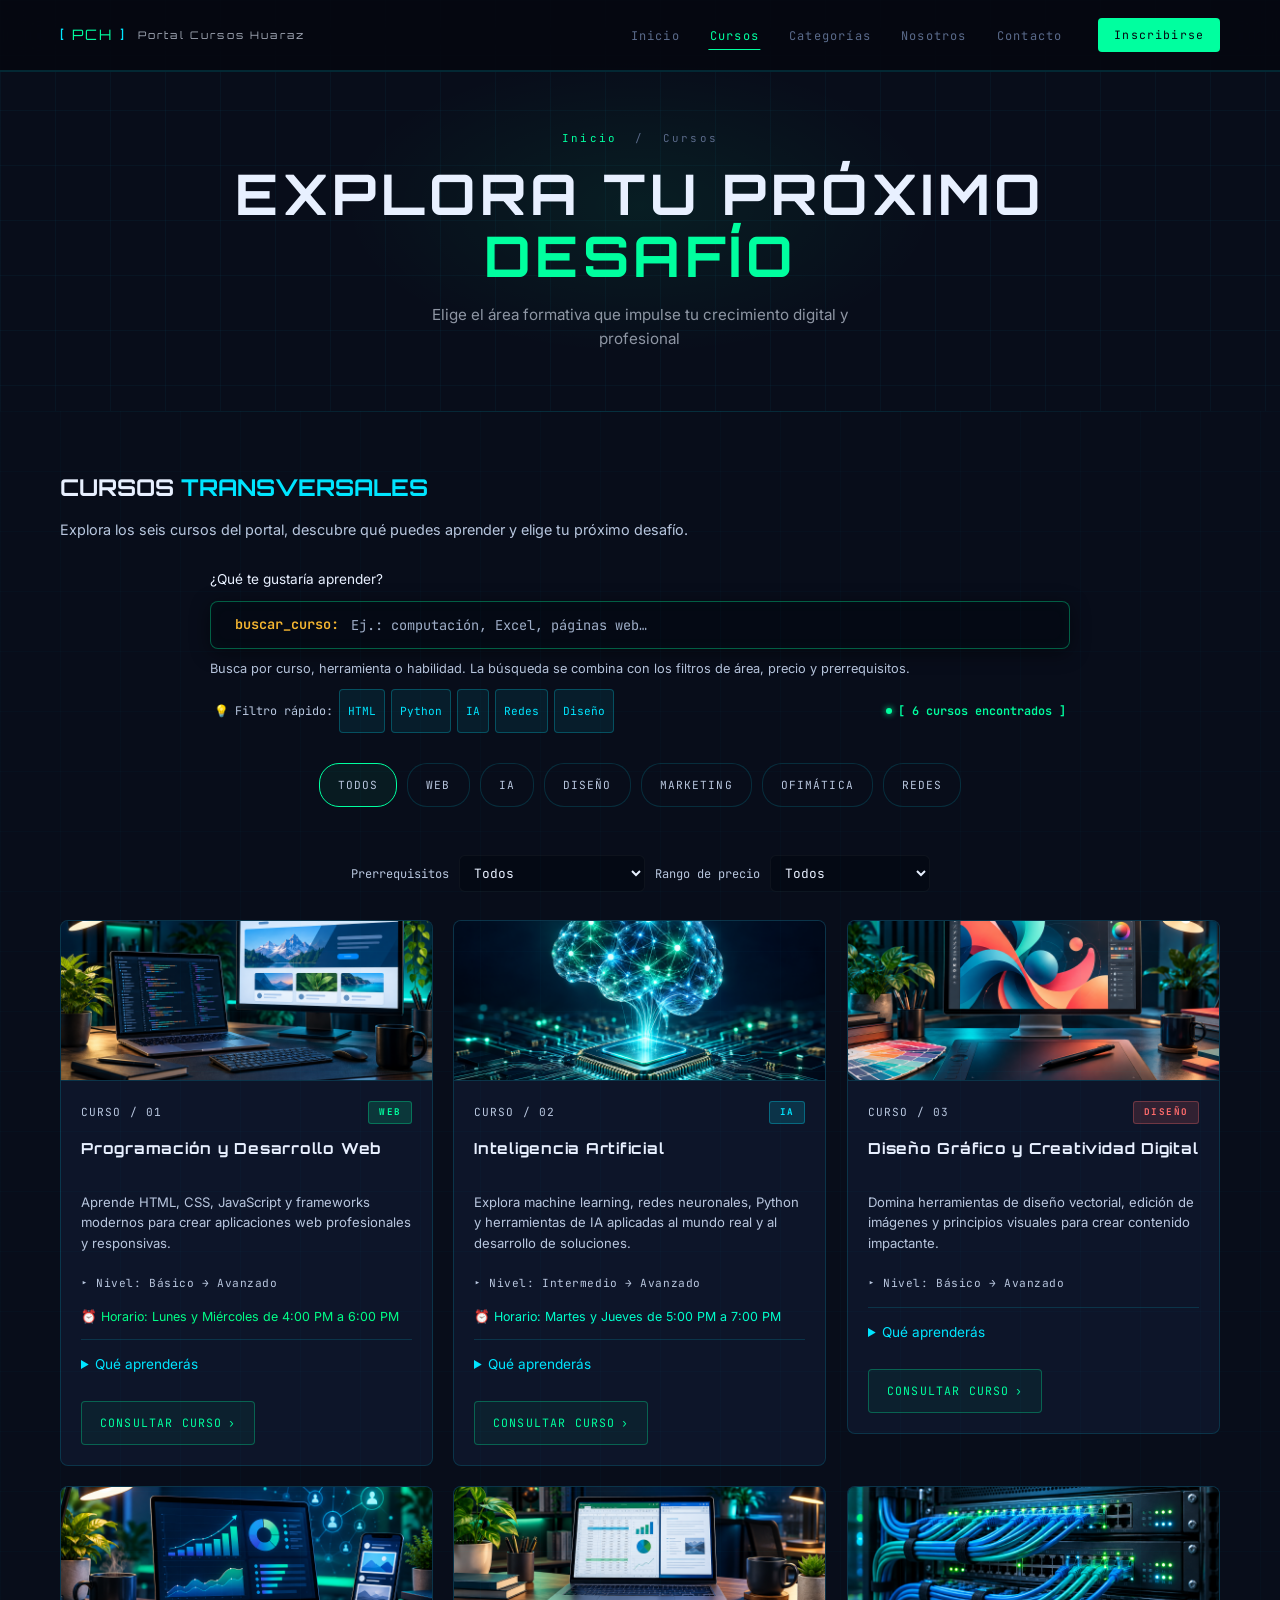
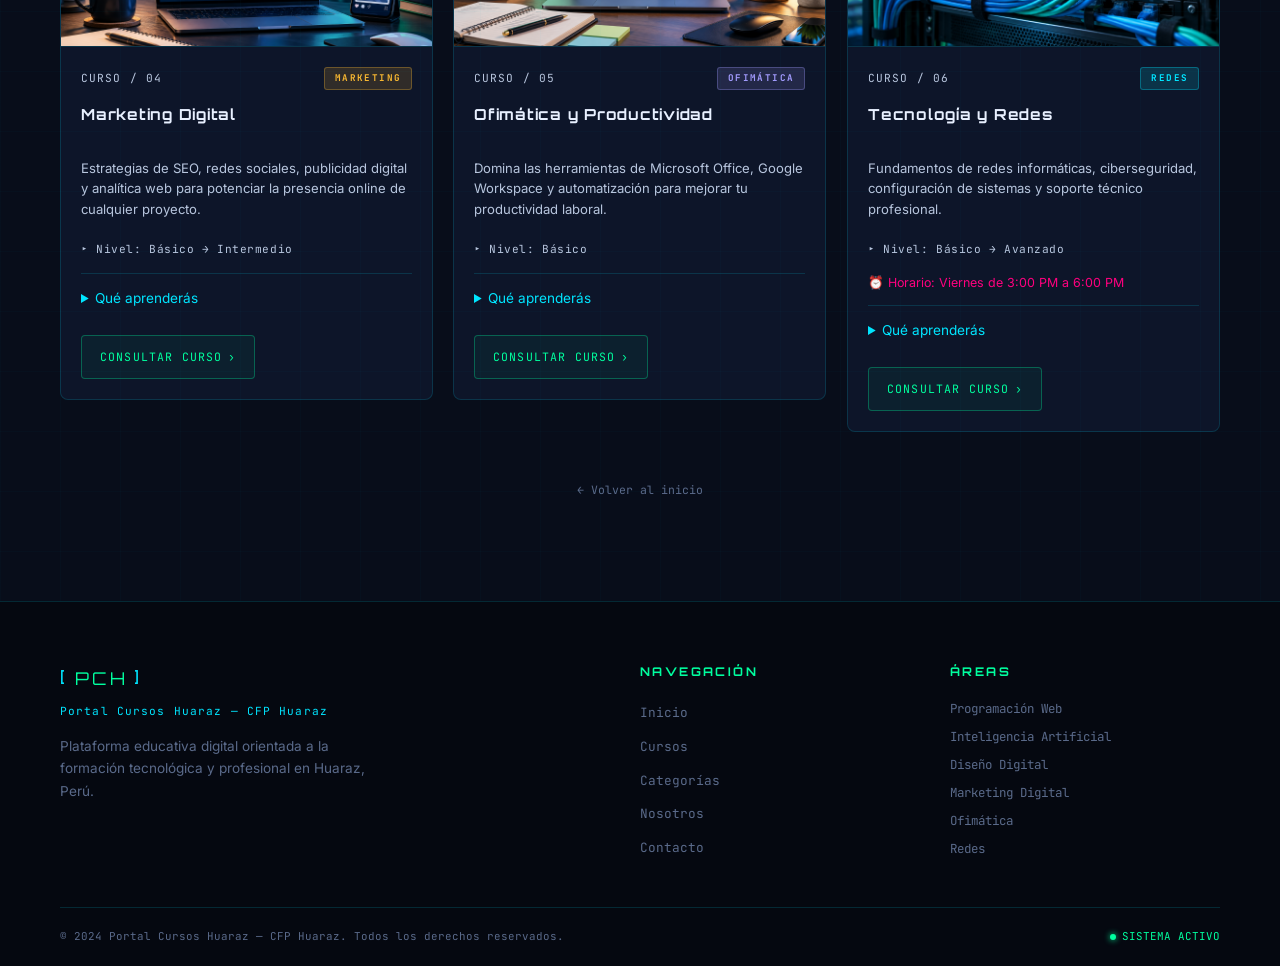
<file: cursos.html>
<!DOCTYPE html>
<html lang="es">
<head>
  <meta charset="UTF-8">
  <meta name="viewport" content="width=device-width, initial-scale=1.0">
  <meta name="description" content="Catálogo de cursos — Portal Cursos Huaraz. Programación, IA, Diseño, Marketing, Ofimática y Redes.">
  <title>Cursos — Portal Cursos Huaraz</title>
  <link rel="preconnect" href="https://fonts.googleapis.com">
  <link rel="preconnect" href="https://fonts.gstatic.com" crossorigin>
  <link href="https://fonts.googleapis.com/css2?family=JetBrains+Mono:wght@300;400;600;700&family=Orbitron:wght@400;700;900&family=Inter:wght@300;400;500;600&display=swap" rel="stylesheet">
  <link rel="stylesheet" href="style.css">
  <style>
    /* Page-specific overrides */
    .page-hero {
      position: relative;
      min-height: 42vh;
      display: flex;
      align-items: center;
      justify-content: center;
      padding: calc(var(--nav-h) + 60px) 20px 60px;
      background: var(--dark);
      overflow: hidden;
      text-align: center;
    }
    .page-hero-grid {
      position: absolute;
      inset: 0;
      background-image:
        linear-gradient(rgba(0,229,255,.04) 1px, transparent 1px),
        linear-gradient(90deg, rgba(0,229,255,.04) 1px, transparent 1px);
      background-size: 55px 55px;
      pointer-events: none;
    }
    .page-hero-glow {
      position: absolute;
      top: 50%; left: 50%;
      transform: translate(-50%,-50%);
      width: 600px; height: 300px;
      background: radial-gradient(ellipse, rgba(0,255,159,.07) 0%, transparent 70%);
      pointer-events: none;
    }
    .page-hero-content { position: relative; z-index: 2; }
    .page-breadcrumb {
      font-family: var(--font-mono);
      font-size: .68rem;
      letter-spacing: .2em;
      color: var(--muted);
      margin-bottom: 16px;
    }
    .page-breadcrumb a { color: var(--neon-green); transition: var(--transition); }
    .page-breadcrumb a:hover { text-shadow: 0 0 10px var(--neon-green); }
    .page-title {
      font-family: var(--font-head);
      font-size: clamp(2rem, 6vw, 3.5rem);
      letter-spacing: .08em;
      margin-bottom: 16px;
      line-height: 1.1;
    }
    .page-sub {
      color: rgba(232,240,255,.6);
      font-size: .95rem;
      max-width: 500px;
      margin: 0 auto;
    }
    /* Filter bar */
    .filter-bar {
      display: flex;
      gap: 10px;
      flex-wrap: wrap;
      justify-content: center;
      margin-bottom: 48px;
    }
    .filter-btn {
      font-family: var(--font-mono);
      font-size: .7rem;
      letter-spacing: .1em;
      padding: 7px 18px;
      border-radius: 20px;
      border: 1px solid var(--border);
      color: var(--muted);
      background: var(--dark);
      cursor: pointer;
      transition: var(--transition);
      text-transform: uppercase;
    }
    .filter-btn:hover,
    .filter-btn.active {
      color: var(--neon-green);
      border-color: var(--neon-green);
      background: rgba(0,255,159,.06);
    }
    /* Back to top */
    .back-top {
      display: inline-flex;
      align-items: center;
      gap: 8px;
      font-family: var(--font-mono);
      font-size: .72rem;
      color: var(--muted);
      transition: var(--transition);
      margin-top: 48px;
    }
    .back-top:hover { color: var(--neon-green); }

    /* ── TERMINAL SEARCH BAR ── */
    .terminal-search-wrapper {
      max-width: 860px;
      margin: 0 auto 30px;
      position: relative;
    }
    .terminal-search-box {
      display: flex;
      align-items: center;
      gap: 12px;
      background: rgba(4, 10, 20, 0.85);
      border: 1px solid rgba(0, 255, 159, 0.35);
      border-radius: 8px;
      padding: 12px 18px;
      box-shadow: 0 4px 20px rgba(0, 0, 0, 0.45), inset 0 0 15px rgba(0, 255, 159, 0.03);
      backdrop-filter: blur(10px);
      transition: border-color .3s, box-shadow .3s, transform .2s;
    }
    .terminal-search-box:focus-within {
      border-color: var(--neon-green);
      box-shadow: 0 0 20px rgba(0, 255, 159, 0.25), inset 0 0 14px rgba(0, 255, 159, 0.06);
      transform: translateY(-1px);
    }
    .terminal-prompt-prefix {
      display: flex;
      align-items: center;
      font-family: var(--font-mono);
      font-size: 0.85rem;
      white-space: nowrap;
      user-select: none;
    }
    .term-user {
      color: var(--neon-cyan);
      font-weight: 600;
    }
    .term-path {
      color: var(--neon-green);
    }
    .term-cmd {
      color: #f7b731;
      font-weight: 600;
      margin-left: 6px;
    }
    .terminal-input-wrap {
      display: flex;
      align-items: center;
      gap: 10px;
      flex: 1;
      min-width: 220px;
      position: relative;
    }
    .term-symbol {
      color: var(--neon-green);
      font-family: var(--font-mono);
      font-size: 1.1rem;
      font-weight: bold;
      animation: terminalCursor 1.1s infinite;
      user-select: none;
      line-height: 1;
    }
    @keyframes terminalCursor {
      0%, 100% { opacity: 1; text-shadow: 0 0 8px var(--neon-green); }
      50% { opacity: 0.25; text-shadow: none; }
    }
    .terminal-input {
      width: 100%;
      background: transparent;
      border: none;
      outline: none;
      font-family: var(--font-mono);
      color: var(--light);
      font-size: 0.95rem;
      caret-color: var(--neon-green);
    }
    .terminal-input::placeholder {
      color: rgba(232, 240, 255, 0.38);
      font-family: var(--font-mono);
      font-size: 0.85rem;
    }
    .search-clear-btn {
      background: rgba(255, 107, 107, 0.12);
      border: 1px solid rgba(255, 107, 107, 0.35);
      color: #ff6b6b;
      border-radius: 4px;
      font-family: var(--font-mono);
      font-size: 0.75rem;
      width: 26px;
      height: 26px;
      display: none;
      align-items: center;
      justify-content: center;
      cursor: pointer;
      transition: var(--transition);
      flex-shrink: 0;
    }
    .search-clear-btn:hover {
      background: rgba(255, 107, 107, 0.28);
      border-color: #ff6b6b;
      box-shadow: 0 0 10px rgba(255, 107, 107, 0.45);
      color: #fff;
    }
    .search-meta-bar {
      display: flex;
      justify-content: space-between;
      align-items: center;
      flex-wrap: wrap;
      gap: 10px;
      margin-top: 10px;
      font-family: var(--font-mono);
      font-size: 0.74rem;
      padding: 0 4px;
    }
    .search-helper-text {
      color: var(--muted);
      display: flex;
      align-items: center;
      gap: 6px;
      flex-wrap: wrap;
    }
    .search-tag-chip {
      background: rgba(0, 229, 255, 0.08);
      border: 1px solid rgba(0, 229, 255, 0.25);
      color: var(--neon-cyan);
      border-radius: 4px;
      padding: 2px 8px;
      font-family: var(--font-mono);
      font-size: 0.7rem;
      cursor: pointer;
      transition: var(--transition);
    }
    .search-tag-chip:hover {
      background: rgba(0, 229, 255, 0.2);
      border-color: var(--neon-cyan);
      color: #fff;
      box-shadow: 0 0 8px rgba(0, 229, 255, 0.35);
    }
    .search-counter {
      color: var(--neon-green);
      display: inline-flex;
      align-items: center;
      gap: 6px;
      font-weight: 600;
    }
    .counter-dot {
      width: 6px;
      height: 6px;
      border-radius: 50%;
      background: var(--neon-green);
      box-shadow: 0 0 6px var(--neon-green);
      animation: pulseDot 2s infinite;
    }
    @keyframes pulseDot {
      0%, 100% { opacity: 1; transform: scale(1); }
      50% { opacity: 0.4; transform: scale(0.8); }
    }

    /* Mensaje 404 Sin Resultados */
    .no-results-card {
      text-align: center;
      padding: 48px 24px;
      background: rgba(4, 10, 20, 0.75);
      border: 1px dashed rgba(255, 107, 107, 0.45);
      border-radius: 8px;
      margin: 20px auto 40px;
      max-width: 580px;
      backdrop-filter: blur(10px);
      box-shadow: 0 10px 30px rgba(0, 0, 0, 0.5);
    }
    .no-results-glitch {
      font-family: var(--font-mono);
      font-size: 0.85rem;
      letter-spacing: 0.2em;
      color: #ff6b6b;
      margin-bottom: 12px;
      text-shadow: 0 0 10px rgba(255, 107, 107, 0.4);
    }
    .no-results-title {
      font-family: var(--font-head);
      font-size: 1.25rem;
      color: var(--light);
      margin-bottom: 8px;
      letter-spacing: 0.05em;
    }
    .no-results-desc {
      color: var(--muted);
      font-size: 0.88rem;
      line-height: 1.5;
    }
    .highlight-query {
      color: var(--neon-cyan);
      font-family: var(--font-mono);
      font-weight: bold;
    }

    /* Transición fluida en tarjetas */
    .courses-grid .course-card {
      transition: opacity 0.25s cubic-bezier(0.4, 0, 0.2, 1),
                  transform 0.25s cubic-bezier(0.4, 0, 0.2, 1);
      will-change: opacity, transform;
    }

    /* NEW: estilos para filtros avanzados */
    .extra-filters {
      display: flex;
      gap: 10px;
      justify-content: center;
      margin: 12px 0 28px;
      flex-wrap: wrap;
      align-items: center;
    }
    .extra-filters label {
      font-family: var(--font-mono);
      font-size: .75rem;
      color: var(--muted);
      margin-right: 6px;
    }
    .extra-filters select {
      background: rgba(4,10,20,0.85);
      border: 1px solid rgba(255,255,255,0.04);
      color: var(--light);
      padding: 8px 10px;
      border-radius: 6px;
      font-family: var(--font-mono);
      font-size: .8rem;
      min-width: 160px;
      transition: var(--transition);
    }
    .extra-filters select:focus {
      border-color: var(--neon-green);
      box-shadow: 0 4px 20px rgba(0,255,159,0.06);
      outline: none;
    }

    @media (max-width: 650px) {
      .terminal-search-box {
        flex-direction: column;
        align-items: flex-start;
        gap: 8px;
        padding: 10px 14px;
      }
      .terminal-input-wrap {
        width: 100%;
      }
      .search-meta-bar {
        flex-direction: column;
        align-items: flex-start;
        gap: 8px;
      }
      .extra-filters {
        justify-content: flex-start;
      }
    }
  </style>
  <link rel="stylesheet" href="cursos-transversales.css">
</head>
<body class="courses-page">

  <!-- NAVBAR -->
  <nav id="navbar" class="navbar" role="navigation" aria-label="Navegación principal">
    <div class="nav-container">
      <a href="index.html" class="nav-logo" aria-label="Portal Cursos Huaraz — Inicio">
        <span class="logo-bracket">[</span>
        <span class="logo-name">PCH</span>
        <span class="logo-bracket">]</span>
        <span class="logo-full">Portal Cursos Huaraz</span>
      </a>
      <ul class="nav-links" role="list">
        <li><a href="index.html" class="nav-link">Inicio</a></li>
        <li><a href="cursos.html" class="nav-link active" aria-current="page">Cursos</a></li>
        <li><a href="categorias.html" class="nav-link">Categorías</a></li>
        <li><a href="nosotros.html" class="nav-link">Nosotros</a></li>
        <li><a href="contacto.html" class="nav-link">Contacto</a></li>
      </ul>
      <a href="contacto.html" class="nav-cta">Inscribirse</a>
      <button id="menu-toggle" class="menu-toggle" aria-label="Abrir menú" aria-expanded="false" aria-controls="mobile-menu">
        <span class="bar"></span><span class="bar"></span><span class="bar"></span>
      </button>
    </div>
    <div id="mobile-menu" class="mobile-menu" aria-hidden="true">
      <ul role="list">
        <li><a href="index.html" class="mob-link" data-close>Inicio</a></li>
        <li><a href="cursos.html" class="mob-link" data-close>Cursos</a></li>
        <li><a href="categorias.html" class="mob-link" data-close>Categorías</a></li>
        <li><a href="nosotros.html" class="mob-link" data-close>Nosotros</a></li>
        <li><a href="contacto.html" class="mob-link" data-close>Contacto</a></li>
        <li><a href="contacto.html" class="mob-cta" data-close>Inscribirse</a></li>
      </ul>
    </div>
  </nav>

  <!-- PAGE HERO -->
  <div class="page-hero">
    <div class="page-hero-grid" aria-hidden="true"></div>
    <div class="page-hero-glow" aria-hidden="true"></div>
    <div class="page-hero-content">
      <p class="page-breadcrumb fade-in-up delay-1">
        <a href="index.html">Inicio</a> &nbsp;/&nbsp; Cursos
      </p>
      <h1 class="page-title fade-in-up delay-2">
        EXPLORA TU PRÓXIMO<br><span class="neon-green">DESAFÍO</span>
      </h1>
      <p class="page-sub fade-in-up delay-3">Elige el área formativa que impulse tu crecimiento digital y profesional</p>
    </div>
  </div>

  <!-- MAIN CONTENT -->
  <main class="section courses-section" style="padding-top:60px;" aria-label="Catálogo de cursos">
    <div class="container">

      <h2 class="catalog-heading">CURSOS <span class="neon-cyan">TRANSVERSALES</span></h2>
      <p class="catalog-intro">Explora los seis cursos del portal, descubre qué puedes aprender y elige tu próximo desafío.</p>
      <!-- Buscador existente, ampliado con palabras relacionadas. -->
      <div class="terminal-search-wrapper reveal" data-catalog-control hidden role="search" aria-label="Buscador de cursos">
        <label for="course-search-input" class="catalog-search-label">¿Qué te gustaría aprender?</label>
        <div class="terminal-search-box">
          <div class="terminal-prompt-prefix" aria-hidden="true">
            <span class="term-cmd">buscar_curso:</span>
          </div>
          <div class="terminal-input-wrap">
            <input
              type="text"
              id="course-search-input"
              class="terminal-input"
              placeholder="Ej.: computación, Excel, páginas web…"
              aria-describedby="course-search-help" aria-controls="course-grid"
              autocomplete="off"
              spellcheck="false"
              aria-label="Buscar curso en tiempo real"
            />
            <button type="button" id="search-clear-btn" class="search-clear-btn" aria-label="Limpiar búsqueda" title="Limpiar búsqueda">
              ✕
            </button>
          </div>
        </div>

        <p id="course-search-help" class="catalog-search-help">Busca por curso, herramienta o habilidad. La búsqueda se combina con los filtros de área, precio y prerrequisitos.</p>
        <div class="search-meta-bar">
          <div class="search-helper-text">
            <span aria-hidden="true">💡</span> Filtro rápido:
            <button type="button" class="search-tag-chip" data-query="HTML">HTML</button>
            <button type="button" class="search-tag-chip" data-query="Python">Python</button>
            <button type="button" class="search-tag-chip" data-query="IA">IA</button>
            <button type="button" class="search-tag-chip" data-query="Redes">Redes</button>
            <button type="button" class="search-tag-chip" data-query="Diseño">Diseño</button>
          </div>
          <div id="search-counter" class="search-counter" aria-live="polite">
            <span class="counter-dot" aria-hidden="true"></span>
            <span id="counter-text">[ 6 cursos disponibles ]</span>
          </div>
        </div>
      </div>

      <!-- Filtros -->
      <div class="filter-bar reveal" data-catalog-control hidden role="group" aria-label="Filtrar por área">
        <button type="button" class="filter-btn active" data-filter="all" aria-pressed="true" aria-controls="course-grid">Todos</button>
        <button type="button" class="filter-btn" data-filter="web" aria-pressed="false" aria-controls="course-grid">Web</button>
        <button type="button" class="filter-btn" data-filter="ia" aria-pressed="false" aria-controls="course-grid">IA</button>
        <button type="button" class="filter-btn" data-filter="diseno" aria-pressed="false" aria-controls="course-grid">Diseño</button>
        <button type="button" class="filter-btn" data-filter="marketing" aria-pressed="false" aria-controls="course-grid">Marketing</button>
        <button type="button" class="filter-btn" data-filter="ofimatica" aria-pressed="false" aria-controls="course-grid">Ofimática</button>
        <button type="button" class="filter-btn" data-filter="redes" aria-pressed="false" aria-controls="course-grid">Redes</button>
      </div>

      <!-- NUEVOS FILTROS: Prerrequisitos y Precio -->
      <div class="extra-filters reveal" data-catalog-control hidden>
        <div>
          <label for="prereq-filter">Prerrequisitos</label>
          <select id="prereq-filter" aria-label="Filtrar por prerrequisitos">
            <option value="all">Todos</option>
            <option value="no">Sin prerrequisitos</option>
            <option value="yes">Con prerrequisitos</option>
          </select>
        </div>
        <div>
          <label for="price-filter">Rango de precio</label>
          <select id="price-filter" aria-label="Filtrar por rango de precio">
            <option value="all">Todos</option>
            <option value="free">Gratis</option>
            <option value="low">Hasta S/ 50</option>
            <option value="medium">S/ 51 - S/ 100</option>
            <option value="high">Más de S/ 100</option>
          </select>
        </div>
      </div>

      <div id="course-grid" class="courses-grid">

        <article class="course-card" data-cat="web" data-price="120" data-prereq="no" id="curso-desarrollo-web" aria-labelledby="titulo-desarrollo-web">
          <img class="course-image" src="assets/cursos/desarrollo-web.png" alt="Laptop y monitor con código y una página web." width="1536" height="1024" loading="eager" decoding="async">
          <div class="course-body">
            <div class="card-header"><span class="course-number">CURSO / 01</span><span class="card-tag web">WEB</span></div>
            <h2 id="titulo-desarrollo-web" class="card-title">Programación y Desarrollo Web</h2>
            <p class="card-desc">Aprende HTML, CSS, JavaScript y frameworks modernos para crear aplicaciones web profesionales y responsivas.</p>
            <div class="card-meta"><span class="meta-item">▸ Nivel: Básico → Avanzado</span></div>
            <p class="card-schedule" style="color: #00ff88;">⏰ Horario: Lunes y Miércoles de 4:00 PM a 6:00 PM</p>
            <details class="course-details">
              <summary>Qué aprenderás<span class="sr-only"> en Programación y Desarrollo Web</span></summary>
              <p>Crear páginas web organizadas, adaptables e interactivas.</p>
              <h3>Contenidos para explorar</h3>
              <ul>
                <li>HTML semántico y estructura de una página.</li>
                <li>CSS y diseño adaptable a diferentes pantallas.</li>
                <li>JavaScript: eventos e interacciones.</li>
                <li>Git y GitHub para compartir cambios.</li>
              </ul>
              <div class="course-project"><h3>Idea de proyecto práctico</h3><p>Una página web personal con navegación e interacción.</p></div>
            </details>
            <a href="contacto.html" class="card-btn" aria-label="Consultar sobre Programación y Desarrollo Web">CONSULTAR CURSO <span aria-hidden="true">›</span></a>
          </div>
        </article>

        <article class="course-card" data-cat="ia" data-price="200" data-prereq="yes" id="curso-inteligencia-artificial" aria-labelledby="titulo-inteligencia-artificial">
          <img class="course-image" src="assets/cursos/inteligencia-artificial.png" alt="Red de nodos luminosos con forma de cerebro sobre un microchip." width="1536" height="1024" loading="lazy" decoding="async">
          <div class="course-body">
            <div class="card-header"><span class="course-number">CURSO / 02</span><span class="card-tag ai-tag">IA</span></div>
            <h2 id="titulo-inteligencia-artificial" class="card-title">Inteligencia Artificial</h2>
            <p class="card-desc">Explora machine learning, redes neuronales, Python y herramientas de IA aplicadas al mundo real y al desarrollo de soluciones.</p>
            <div class="card-meta"><span class="meta-item">▸ Nivel: Intermedio → Avanzado</span></div>
            <p class="card-schedule" style="color: #00ffcc;">⏰ Horario: Martes y Jueves de 5:00 PM a 7:00 PM</p>
            <details class="course-details">
              <summary>Qué aprenderás<span class="sr-only"> en Inteligencia Artificial</span></summary>
              <p>Reconocer aplicaciones de IA y evaluar sus resultados con criterio.</p>
              <h3>Contenidos para explorar</h3>
              <ul>
                <li>Datos, modelos y aprendizaje automático.</li>
                <li>Introducción a redes neuronales e IA generativa.</li>
                <li>Instrucciones claras y verificación de respuestas.</li>
                <li>Privacidad, sesgos y uso responsable.</li>
              </ul>
              <div class="course-project"><h3>Idea de proyecto práctico</h3><p>Una propuesta de solución con IA y un plan para verificar sus resultados.</p></div>
            </details>
            <a href="contacto.html" class="card-btn" aria-label="Consultar sobre Inteligencia Artificial">CONSULTAR CURSO <span aria-hidden="true">›</span></a>
          </div>
        </article>

        <article class="course-card" data-cat="diseno" data-price="80" data-prereq="no" id="curso-diseno-grafico" aria-labelledby="titulo-diseno-grafico">
          <img class="course-image" src="assets/cursos/diseno-grafico.png" alt="Tableta gráfica, muestras de color y una composición digital en pantalla." width="1536" height="1024" loading="lazy" decoding="async">
          <div class="course-body">
            <div class="card-header"><span class="course-number">CURSO / 03</span><span class="card-tag design-tag">DISEÑO</span></div>
            <h2 id="titulo-diseno-grafico" class="card-title">Diseño Gráfico y Creatividad Digital</h2>
            <p class="card-desc">Domina herramientas de diseño vectorial, edición de imágenes y principios visuales para crear contenido impactante.</p>
            <div class="card-meta"><span class="meta-item">▸ Nivel: Básico → Avanzado</span></div>
            
            <details class="course-details">
              <summary>Qué aprenderás<span class="sr-only"> en Diseño Gráfico y Creatividad Digital</span></summary>
              <p>Comunicar ideas con piezas visuales claras y coherentes.</p>
              <h3>Contenidos para explorar</h3>
              <ul>
                <li>Composición, color y tipografía.</li>
                <li>Introducción al dibujo vectorial.</li>
                <li>Edición de imágenes y formatos digitales.</li>
                <li>Piezas para web y redes sociales.</li>
              </ul>
              <div class="course-project"><h3>Idea de proyecto práctico</h3><p>Un afiche digital y su adaptación para una red social.</p></div>
            </details>
            <a href="contacto.html" class="card-btn" aria-label="Consultar sobre Diseño Gráfico y Creatividad Digital">CONSULTAR CURSO <span aria-hidden="true">›</span></a>
          </div>
        </article>

        <article class="course-card" data-cat="marketing" data-price="60" data-prereq="no" id="curso-marketing-digital" aria-labelledby="titulo-marketing-digital">
          <img class="course-image" src="assets/cursos/marketing-digital.png" alt="Laptop con gráficos de audiencia y teléfono con contenido digital." width="1536" height="1024" loading="lazy" decoding="async">
          <div class="course-body">
            <div class="card-header"><span class="course-number">CURSO / 04</span><span class="card-tag mkt-tag">MARKETING</span></div>
            <h2 id="titulo-marketing-digital" class="card-title">Marketing Digital</h2>
            <p class="card-desc">Estrategias de SEO, redes sociales, publicidad digital y analítica web para potenciar la presencia online de cualquier proyecto.</p>
            <div class="card-meta"><span class="meta-item">▸ Nivel: Básico → Intermedio</span></div>
            
            <details class="course-details">
              <summary>Qué aprenderás<span class="sr-only"> en Marketing Digital</span></summary>
              <p>Plantear una estrategia digital con objetivos y métricas.</p>
              <h3>Contenidos para explorar</h3>
              <ul>
                <li>Audiencia y propuesta de valor.</li>
                <li>Contenidos y planificación para redes sociales.</li>
                <li>Fundamentos de SEO y publicidad digital.</li>
                <li>Métricas para analizar y mejorar resultados.</li>
              </ul>
              <div class="course-project"><h3>Idea de proyecto práctico</h3><p>Un plan de contenidos para un emprendimiento.</p></div>
            </details>
            <a href="contacto.html" class="card-btn" aria-label="Consultar sobre Marketing Digital">CONSULTAR CURSO <span aria-hidden="true">›</span></a>
          </div>
        </article>

        <article class="course-card" data-cat="ofimatica" data-price="40" data-prereq="no" id="curso-ofimatica-productividad" aria-labelledby="titulo-ofimatica-productividad">
          <img class="course-image" src="assets/cursos/ofimatica-productividad.png" alt="Laptop con una hoja de cálculo y un documento en un escritorio." width="1536" height="1024" loading="lazy" decoding="async">
          <div class="course-body">
            <div class="card-header"><span class="course-number">CURSO / 05</span><span class="card-tag ofi-tag">OFIMÁTICA</span></div>
            <h2 id="titulo-ofimatica-productividad" class="card-title">Ofimática y Productividad</h2>
            <p class="card-desc">Domina las herramientas de Microsoft Office, Google Workspace y automatización para mejorar tu productividad laboral.</p>
            <div class="card-meta"><span class="meta-item">▸ Nivel: Básico</span></div>
            
            <details class="course-details">
              <summary>Qué aprenderás<span class="sr-only"> en Ofimática y Productividad</span></summary>
              <p>Organizar información y preparar documentos de trabajo.</p>
              <h3>Contenidos para explorar</h3>
              <ul>
                <li>Documentos: estilos y estructura.</li>
                <li>Excel y hojas de cálculo: fórmulas, tablas y gráficos.</li>
                <li>Presentaciones claras y organizadas.</li>
                <li>Colaboración y archivos en la nube.</li>
              </ul>
              <div class="course-project"><h3>Idea de proyecto práctico</h3><p>Un reporte con documento, hoja de cálculo y presentación.</p></div>
            </details>
            <a href="contacto.html" class="card-btn" aria-label="Consultar sobre Ofimática y Productividad">CONSULTAR CURSO <span aria-hidden="true">›</span></a>
          </div>
        </article>

        <article class="course-card" data-cat="redes" data-price="150" data-prereq="no" id="curso-tecnologia-redes" aria-labelledby="titulo-tecnologia-redes">
          <img class="course-image" src="assets/cursos/tecnologia-redes.png" alt="Equipos de red con cables Ethernet organizados." width="1536" height="1024" loading="lazy" decoding="async">
          <div class="course-body">
            <div class="card-header"><span class="course-number">CURSO / 06</span><span class="card-tag net-tag">REDES</span></div>
            <h2 id="titulo-tecnologia-redes" class="card-title">Tecnología y Redes</h2>
            <p class="card-desc">Fundamentos de redes informáticas, ciberseguridad, configuración de sistemas y soporte técnico profesional.</p>
            <div class="card-meta"><span class="meta-item">▸ Nivel: Básico → Avanzado</span></div>
            <p class="card-schedule" style="color: #ff007f;">⏰ Horario: Viernes de 3:00 PM a 6:00 PM</p>
            <details class="course-details">
              <summary>Qué aprenderás<span class="sr-only"> en Tecnología y Redes</span></summary>
              <p>Identificar los componentes y conexiones de una red segura.</p>
              <h3>Contenidos para explorar</h3>
              <ul>
                <li>Equipos, medios de conexión y tipos de red.</li>
                <li>Direcciones IP y conectividad.</li>
                <li>Configuración básica y diagnóstico.</li>
                <li>Seguridad y soporte técnico.</li>
              </ul>
              <div class="course-project"><h3>Idea de proyecto práctico</h3><p>El esquema de una red pequeña con sus equipos y medidas de seguridad.</p></div>
            </details>
            <a href="contacto.html" class="card-btn" aria-label="Consultar sobre Tecnología y Redes">CONSULTAR CURSO <span aria-hidden="true">›</span></a>
          </div>
        </article>

      </div>

      <!-- Mensaje cuando no hay resultados -->
      <div id="no-results-msg" class="no-results-card" hidden role="status" aria-live="polite">
        <div class="no-results-glitch" aria-hidden="true">[ 404_NOT_FOUND ]</div>
        <h3 class="no-results-title">No se encontraron módulos</h3>
        <p class="no-results-desc">
          No hay cursos disponibles que coincidan con <span id="no-results-query" class="highlight-query">""</span>.
        </p>
        <button type="button" id="reset-all-filters-btn" class="btn-primary" style="margin-top: 18px; padding: 10px 24px; font-size: 0.8rem;">
          REINICIAR BÚSQUEDA Y FILTROS
        </button>
      </div>

      <div style="text-align:center;">
        <a href="index.html" class="back-top reveal">← Volver al inicio</a>
      </div>

    </div>
  </main>

  <!-- FOOTER -->
  <footer class="footer">
    <div class="container">
      <div class="footer-grid">
        <div class="footer-brand">
          <div class="footer-logo"><span class="logo-bracket">[</span><span class="logo-name">PCH</span><span class="logo-bracket">]</span></div>
          <p class="footer-tagline">Portal Cursos Huaraz — CFP Huaraz</p>
          <p class="footer-desc">Plataforma educativa digital orientada a la formación tecnológica y profesional en Huaraz, Perú.</p>
        </div>
        <nav class="footer-nav" aria-label="Pie de página">
          <h4 class="footer-heading">Navegación</h4>
          <ul role="list">
            <li><a href="index.html">Inicio</a></li>
            <li><a href="cursos.html">Cursos</a></li>
            <li><a href="categorias.html">Categorías</a></li>
            <li><a href="nosotros.html">Nosotros</a></li>
            <li><a href="contacto.html">Contacto</a></li>
          </ul>
        </nav>
        <div class="footer-areas">
          <h4 class="footer-heading">Áreas</h4>
          <ul role="list">
            <li>Programación Web</li><li>Inteligencia Artificial</li>
            <li>Diseño Digital</li><li>Marketing Digital</li>
            <li>Ofimática</li><li>Redes</li>
          </ul>
        </div>
      </div>
      <div class="footer-bottom">
        <span>© 2024 Portal Cursos Huaraz — CFP Huaraz. Todos los derechos reservados.</span>
        <span class="footer-status"><span class="status-dot"></span> SISTEMA ACTIVO</span>
      </div>
    </div>
  </footer>

  <script src="script.js"></script>
  <script src="cursos-transversales.js"></script>
</body>
</html>
</file>
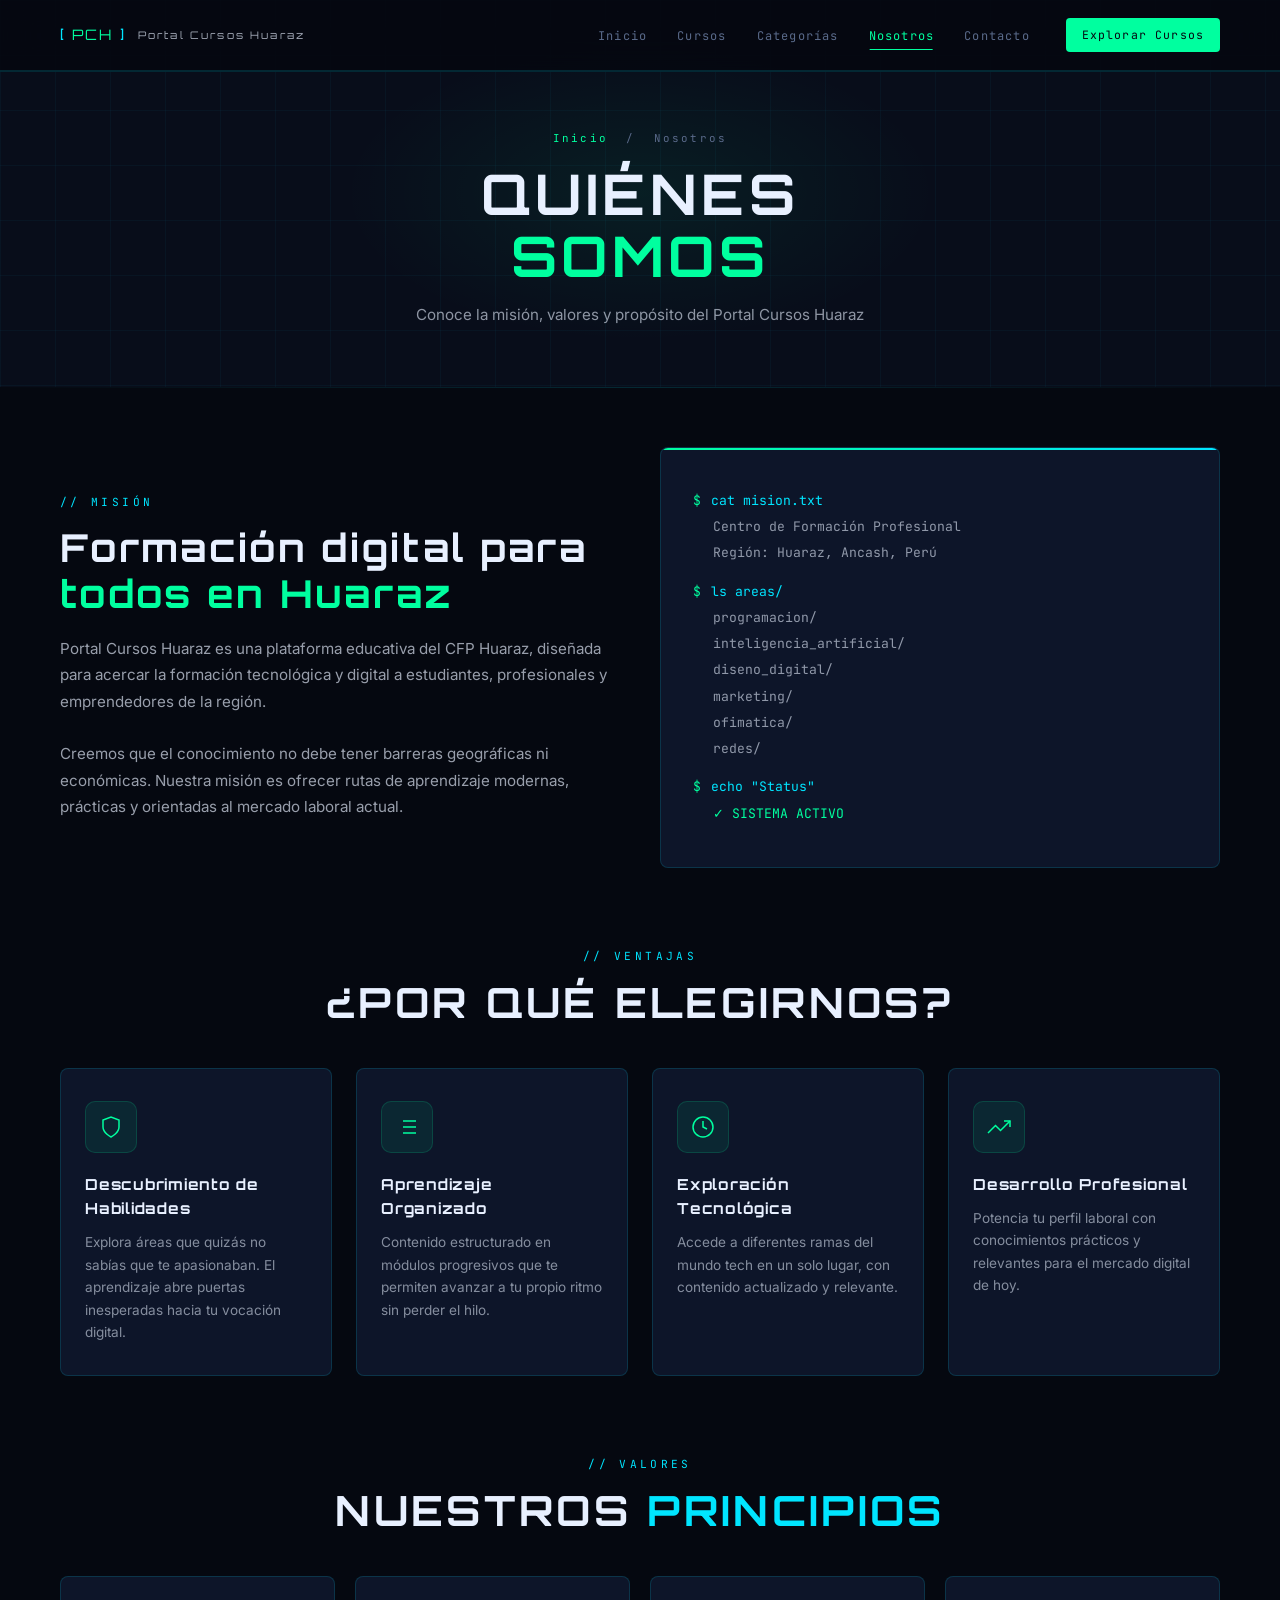
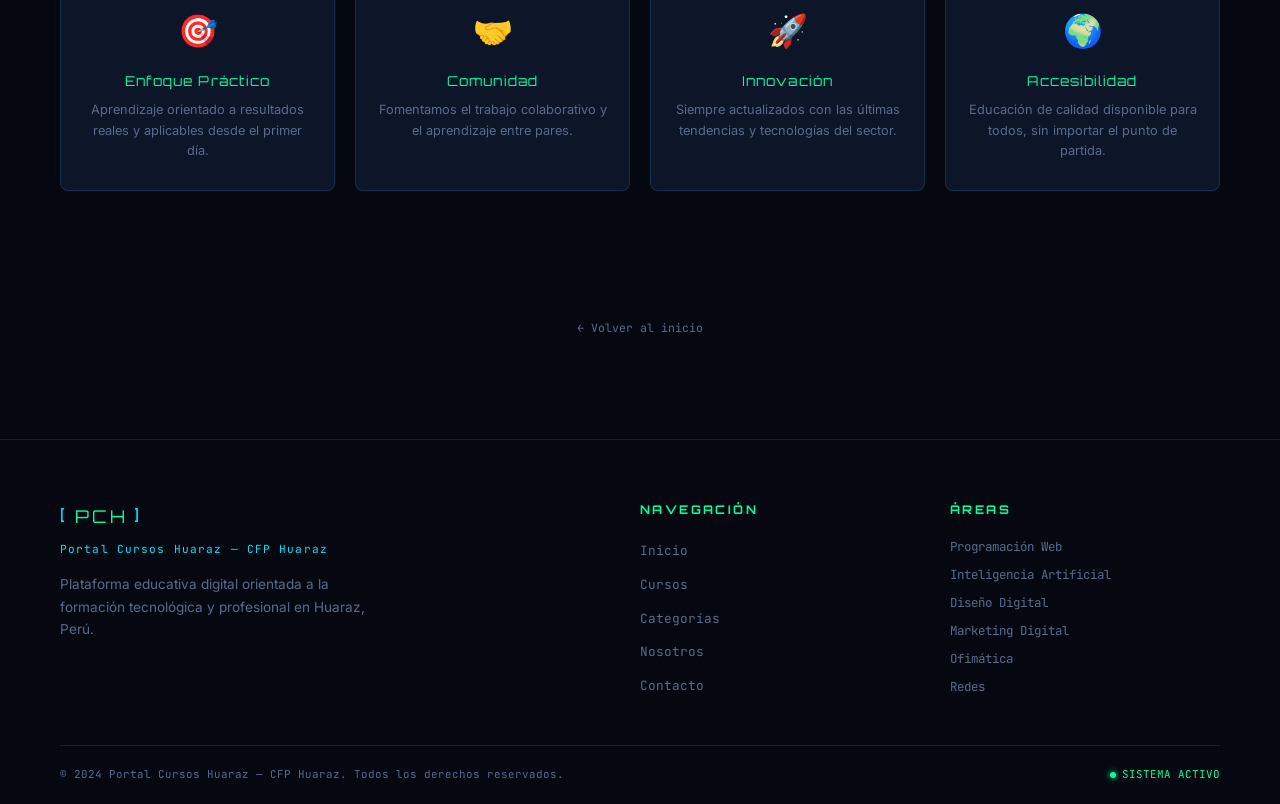
<file: nosotros.html>
<!DOCTYPE html>
<html lang="es">
<head>
  <meta charset="UTF-8">
  <meta name="viewport" content="width=device-width, initial-scale=1.0">
  <meta name="description" content="Nosotros — Portal Cursos Huaraz. Conoce nuestra misión y beneficios.">
  <title>Nosotros — Portal Cursos Huaraz</title>
  <link rel="preconnect" href="https://fonts.googleapis.com">
  <link rel="preconnect" href="https://fonts.gstatic.com" crossorigin>
  <link href="https://fonts.googleapis.com/css2?family=JetBrains+Mono:wght@300;400;600;700&family=Orbitron:wght@400;700;900&family=Inter:wght@300;400;500;600&display=swap" rel="stylesheet">
  <link rel="stylesheet" href="style.css">
  <style>
    .page-hero {
      position: relative; min-height: 42vh;
      display: flex; align-items: center; justify-content: center;
      padding: calc(var(--nav-h) + 60px) 20px 60px;
      background: var(--dark); overflow: hidden; text-align: center;
    }
    .page-hero-grid {
      position: absolute; inset: 0;
      background-image: linear-gradient(rgba(0,229,255,.04) 1px, transparent 1px), linear-gradient(90deg, rgba(0,229,255,.04) 1px, transparent 1px);
      background-size: 55px 55px; pointer-events: none;
    }
    .page-hero-glow {
      position: absolute; top: 50%; left: 50%;
      transform: translate(-50%,-50%);
      width: 600px; height: 300px;
      background: radial-gradient(ellipse, rgba(0,255,159,.07) 0%, transparent 70%);
      pointer-events: none;
    }
    .page-hero-content { position: relative; z-index: 2; }
    .page-breadcrumb { font-family: var(--font-mono); font-size: .68rem; letter-spacing: .2em; color: var(--muted); margin-bottom: 16px; }
    .page-breadcrumb a { color: var(--neon-green); transition: var(--transition); }
    .page-breadcrumb a:hover { text-shadow: 0 0 10px var(--neon-green); }
    .page-title { font-family: var(--font-head); font-size: clamp(2rem, 6vw, 3.5rem); letter-spacing: .08em; margin-bottom: 16px; line-height: 1.1; }
    .page-sub { color: rgba(232,240,255,.6); font-size: .95rem; max-width: 500px; margin: 0 auto; }

    /* Mission block */
    .mission-block {
      display: grid;
      grid-template-columns: 1fr 1fr;
      gap: 40px;
      align-items: center;
      margin-bottom: 80px;
    }
    @media(max-width:768px){ .mission-block { grid-template-columns: 1fr; } }
    .mission-text .section-tag { text-align: left; }
    .mission-title {
      font-family: var(--font-head);
      font-size: clamp(1.6rem, 4vw, 2.4rem);
      letter-spacing: .06em;
      margin: 12px 0 20px;
      line-height: 1.2;
    }
    .mission-desc {
      color: rgba(232,240,255,.65);
      line-height: 1.75;
      font-size: .95rem;
    }
    .mission-visual {
      background: var(--dark2);
      border: 1px solid var(--border);
      border-radius: var(--radius);
      padding: 40px 32px;
      position: relative;
      overflow: hidden;
    }
    .mission-visual::before {
      content: '';
      position: absolute; top: 0; left: 0; right: 0;
      height: 2px;
      background: linear-gradient(90deg, var(--neon-green), var(--neon-cyan));
    }
    .terminal-nosotros {
      font-family: var(--font-mono);
      font-size: .82rem;
      line-height: 2;
    }
    .tn-line { display: flex; gap: 10px; }
    .tn-prompt { color: var(--neon-green); flex-shrink: 0; }
    .tn-cmd   { color: var(--neon-cyan); }
    .tn-out   { color: rgba(232,240,255,.6); padding-left: 20px; }

    /* Values grid */
    .values-grid {
      display: grid;
      grid-template-columns: repeat(auto-fill, minmax(220px, 1fr));
      gap: 20px;
      margin-bottom: 80px;
    }
    .value-card {
      background: var(--dark2);
      border: 1px solid var(--border);
      border-radius: var(--radius);
      padding: 28px 22px;
      text-align: center;
      transition: var(--transition);
    }
    .value-card:hover {
      border-color: rgba(0,255,159,.3);
      transform: translateY(-4px);
      box-shadow: 0 12px 30px rgba(0,0,0,.3);
    }
    .value-icon { font-size: 2rem; margin-bottom: 14px; display: block; }
    .value-title { font-family: var(--font-head); font-size: .85rem; letter-spacing: .08em; margin-bottom: 8px; color: var(--neon-green); }
    .value-desc  { color: var(--muted); font-size: .8rem; line-height: 1.6; }

    .back-top {
      display: inline-flex; align-items: center; gap: 8px;
      font-family: var(--font-mono); font-size: .72rem;
      color: var(--muted); transition: var(--transition); margin-top: 48px;
    }
    .back-top:hover { color: var(--neon-green); }
  </style>
</head>
<body>

  <nav id="navbar" class="navbar" role="navigation" aria-label="Navegación principal">
    <div class="nav-container">
      <a href="index.html" class="nav-logo">
        <span class="logo-bracket">[</span><span class="logo-name">PCH</span><span class="logo-bracket">]</span>
        <span class="logo-full">Portal Cursos Huaraz</span>
      </a>
      <ul class="nav-links" role="list">
        <li><a href="index.html" class="nav-link">Inicio</a></li>
        <li><a href="cursos.html" class="nav-link">Cursos</a></li>
        <li><a href="categorias.html" class="nav-link">Categorías</a></li>
        <li><a href="nosotros.html" class="nav-link active">Nosotros</a></li>
        <li><a href="contacto.html" class="nav-link">Contacto</a></li>
      </ul>
      <a href="cursos.html" class="nav-cta">Explorar Cursos</a>
      <button id="menu-toggle" class="menu-toggle" aria-label="Abrir menú" aria-expanded="false" aria-controls="mobile-menu">
        <span class="bar"></span><span class="bar"></span><span class="bar"></span>
      </button>
    </div>
    <div id="mobile-menu" class="mobile-menu" aria-hidden="true">
      <ul role="list">
        <li><a href="index.html" class="mob-link" data-close>Inicio</a></li>
        <li><a href="cursos.html" class="mob-link" data-close>Cursos</a></li>
        <li><a href="categorias.html" class="mob-link" data-close>Categorías</a></li>
        <li><a href="nosotros.html" class="mob-link" data-close>Nosotros</a></li>
        <li><a href="contacto.html" class="mob-link" data-close>Contacto</a></li>
        <li><a href="cursos.html" class="mob-cta" data-close>Explorar Cursos</a></li>
      </ul>
    </div>
  </nav>

  <div class="page-hero">
    <div class="page-hero-grid" aria-hidden="true"></div>
    <div class="page-hero-glow" aria-hidden="true"></div>
    <div class="page-hero-content">
      <p class="page-breadcrumb fade-in-up delay-1"><a href="index.html">Inicio</a> &nbsp;/&nbsp; Nosotros</p>
      <h1 class="page-title fade-in-up delay-2">QUIÉNES<br><span class="neon-green">SOMOS</span></h1>
      <p class="page-sub fade-in-up delay-3">Conoce la misión, valores y propósito del Portal Cursos Huaraz</p>
    </div>
  </div>

  <main class="section" style="background:var(--black); padding-top:60px;">
    <div class="container">

      <!-- Misión -->
      <div class="mission-block">
        <div class="mission-text reveal">
          <div class="section-tag">// MISIÓN</div>
          <h2 class="mission-title">Formación digital para<br><span class="neon-green">todos en Huaraz</span></h2>
          <p class="mission-desc">
            Portal Cursos Huaraz es una plataforma educativa del CFP Huaraz, diseñada para acercar la formación tecnológica y digital a estudiantes, profesionales y emprendedores de la región.
          </p>
          <br>
          <p class="mission-desc">
            Creemos que el conocimiento no debe tener barreras geográficas ni económicas. Nuestra misión es ofrecer rutas de aprendizaje modernas, prácticas y orientadas al mercado laboral actual.
          </p>
        </div>
        <div class="mission-visual reveal">
          <div class="terminal-nosotros">
            <div class="tn-line"><span class="tn-prompt">$</span><span class="tn-cmd"> cat mision.txt</span></div>
            <div class="tn-out">Centro de Formación Profesional</div>
            <div class="tn-out">Región: Huaraz, Ancash, Perú</div>
            <div class="tn-line" style="margin-top:12px;"><span class="tn-prompt">$</span><span class="tn-cmd"> ls areas/</span></div>
            <div class="tn-out">programacion/</div>
            <div class="tn-out">inteligencia_artificial/</div>
            <div class="tn-out">diseno_digital/</div>
            <div class="tn-out">marketing/</div>
            <div class="tn-out">ofimatica/</div>
            <div class="tn-out">redes/</div>
            <div class="tn-line" style="margin-top:12px;"><span class="tn-prompt">$</span><span class="tn-cmd"> echo "Status"</span></div>
            <div class="tn-out" style="color:var(--neon-green);">✓ SISTEMA ACTIVO</div>
          </div>
        </div>
      </div>

      <!-- Beneficios -->
      <div class="section-header reveal" style="margin-bottom:40px;">
        <div class="section-tag">// VENTAJAS</div>
        <h2 class="section-title">¿POR QUÉ ELEGIRNOS?</h2>
      </div>
      <div class="benefits-grid" style="margin-bottom:80px;">
        <div class="benefit-card reveal">
          <div class="benefit-icon"><svg viewBox="0 0 24 24" fill="none" stroke="currentColor" stroke-width="1.5"><path d="M12 22s8-4 8-10V5l-8-3-8 3v7c0 6 8 10 8 10z"></path></svg></div>
          <h3 class="benefit-title">Descubrimiento de Habilidades</h3>
          <p class="benefit-desc">Explora áreas que quizás no sabías que te apasionaban. El aprendizaje abre puertas inesperadas hacia tu vocación digital.</p>
        </div>
        <div class="benefit-card reveal">
          <div class="benefit-icon"><svg viewBox="0 0 24 24" fill="none" stroke="currentColor" stroke-width="1.5"><line x1="8" y1="6" x2="21" y2="6"></line><line x1="8" y1="12" x2="21" y2="12"></line><line x1="8" y1="18" x2="21" y2="18"></line><line x1="3" y1="6" x2="3.01" y2="6"></line><line x1="3" y1="12" x2="3.01" y2="12"></line><line x1="3" y1="18" x2="3.01" y2="18"></line></svg></div>
          <h3 class="benefit-title">Aprendizaje Organizado</h3>
          <p class="benefit-desc">Contenido estructurado en módulos progresivos que te permiten avanzar a tu propio ritmo sin perder el hilo.</p>
        </div>
        <div class="benefit-card reveal">
          <div class="benefit-icon"><svg viewBox="0 0 24 24" fill="none" stroke="currentColor" stroke-width="1.5"><circle cx="12" cy="12" r="10"></circle><polyline points="12 6 12 12 16 14"></polyline></svg></div>
          <h3 class="benefit-title">Exploración Tecnológica</h3>
          <p class="benefit-desc">Accede a diferentes ramas del mundo tech en un solo lugar, con contenido actualizado y relevante.</p>
        </div>
        <div class="benefit-card reveal">
          <div class="benefit-icon"><svg viewBox="0 0 24 24" fill="none" stroke="currentColor" stroke-width="1.5"><polyline points="23 6 13.5 15.5 8.5 10.5 1 18"></polyline><polyline points="17 6 23 6 23 12"></polyline></svg></div>
          <h3 class="benefit-title">Desarrollo Profesional</h3>
          <p class="benefit-desc">Potencia tu perfil laboral con conocimientos prácticos y relevantes para el mercado digital de hoy.</p>
        </div>
      </div>

      <!-- Valores -->
      <div class="section-header reveal" style="margin-bottom:40px;">
        <div class="section-tag">// VALORES</div>
        <h2 class="section-title">NUESTROS <span class="neon-cyan">PRINCIPIOS</span></h2>
      </div>
      <div class="values-grid">
        <div class="value-card reveal">
          <span class="value-icon">🎯</span>
          <div class="value-title">Enfoque Práctico</div>
          <p class="value-desc">Aprendizaje orientado a resultados reales y aplicables desde el primer día.</p>
        </div>
        <div class="value-card reveal">
          <span class="value-icon">🤝</span>
          <div class="value-title">Comunidad</div>
          <p class="value-desc">Fomentamos el trabajo colaborativo y el aprendizaje entre pares.</p>
        </div>
        <div class="value-card reveal">
          <span class="value-icon">🚀</span>
          <div class="value-title">Innovación</div>
          <p class="value-desc">Siempre actualizados con las últimas tendencias y tecnologías del sector.</p>
        </div>
        <div class="value-card reveal">
          <span class="value-icon">🌍</span>
          <div class="value-title">Accesibilidad</div>
          <p class="value-desc">Educación de calidad disponible para todos, sin importar el punto de partida.</p>
        </div>
      </div>

      <div style="text-align:center;">
        <a href="index.html" class="back-top reveal">← Volver al inicio</a>
      </div>
    </div>
  </main>

  <footer class="footer">
    <div class="container">
      <div class="footer-grid">
        <div class="footer-brand">
          <div class="footer-logo"><span class="logo-bracket">[</span><span class="logo-name">PCH</span><span class="logo-bracket">]</span></div>
          <p class="footer-tagline">Portal Cursos Huaraz — CFP Huaraz</p>
          <p class="footer-desc">Plataforma educativa digital orientada a la formación tecnológica y profesional en Huaraz, Perú.</p>
        </div>
        <nav class="footer-nav" aria-label="Pie de página">
          <h4 class="footer-heading">Navegación</h4>
          <ul role="list">
            <li><a href="index.html">Inicio</a></li><li><a href="cursos.html">Cursos</a></li>
            <li><a href="categorias.html">Categorías</a></li><li><a href="nosotros.html">Nosotros</a></li>
            <li><a href="contacto.html">Contacto</a></li>
          </ul>
        </nav>
        <div class="footer-areas">
          <h4 class="footer-heading">Áreas</h4>
          <ul role="list">
            <li>Programación Web</li><li>Inteligencia Artificial</li>
            <li>Diseño Digital</li><li>Marketing Digital</li>
            <li>Ofimática</li><li>Redes</li>
          </ul>
        </div>
      </div>
      <div class="footer-bottom">
        <span>© 2024 Portal Cursos Huaraz — CFP Huaraz. Todos los derechos reservados.</span>
        <span class="footer-status"><span class="status-dot"></span> SISTEMA ACTIVO</span>
      </div>
    </div>
  </footer>

  <script src="script.js"></script>
</body>
</html>
</file>
<file: style.css>
/* ═══════════════════════════════════════════════════════
   PORTAL CURSOS HUARAZ — style.css
   Hacker Futurista · Neon · Dark
════════════════════════════════════════════════════════ */

/* ── TOKENS ── */
:root {
  --black:      #050810;
  --dark:       #080d1a;
  --dark2:      #0d1529;
  --dark3:      #111b35;
  --neon-green: #00ff9f;
  --neon-cyan:  #00e5ff;
  --neon-blue:  #3d7fff;
  --neon-purple:#9b59b6;
  --neon-red:   #ff4d6d;
  --neon-gold:  #f7b731;
  --white:      #e8f0ff;
  --muted:      #5a6a8a;
  --border:     rgba(0, 229, 255, 0.15);
  --glow-g:     rgba(0, 255, 159, 0.15);
  --glow-c:     rgba(0, 229, 255, 0.15);
  --font-mono:  'JetBrains Mono', 'Courier New', monospace;
  --font-head:  'Orbitron', sans-serif;
  --font-body:  'Inter', system-ui, sans-serif;
  --radius:     8px;
  --transition: 0.3s cubic-bezier(0.4, 0, 0.2, 1);
  --nav-h:      70px;
}

/* ── RESET ── */
*, *::before, *::after { box-sizing: border-box; margin: 0; padding: 0; }

html {
  scroll-behavior: smooth;
  font-size: 16px;
}

body {
  background: var(--black);
  color: var(--white);
  font-family: var(--font-body);
  line-height: 1.6;
  overflow-x: hidden;
}

a { color: inherit; text-decoration: none; }
img { max-width: 100%; display: block; }
ul { list-style: none; }
button { cursor: pointer; border: none; background: none; font-family: inherit; }
input, select, textarea { font-family: inherit; }

/* Reduced motion */
@media (prefers-reduced-motion: reduce) {
  *, *::before, *::after {
    animation-duration: 0.01ms !important;
    animation-iteration-count: 1 !important;
    transition-duration: 0.01ms !important;
  }
}

/* ── UTILIDADES ── */
.container { max-width: 1200px; margin: 0 auto; padding: 0 20px; }
.hidden { display: none !important; }
.neon-green { color: var(--neon-green); }
.neon-cyan  { color: var(--neon-cyan); }
.w-full { width: 100%; }

/* ────────────────────────────────────────────────────
   SPLASH SCREEN
──────────────────────────────────────────────────── */
.splash {
  position: fixed;
  inset: 0;
  z-index: 9999;
  background: var(--black);
  display: flex;
  align-items: center;
  justify-content: center;
  overflow: hidden;
}

#splash-canvas {
  position: absolute;
  inset: 0;
  z-index: 0;
}

.splash-grid {
  position: absolute;
  inset: 0;
  background-image:
    linear-gradient(rgba(0,229,255,.04) 1px, transparent 1px),
    linear-gradient(90deg, rgba(0,229,255,.04) 1px, transparent 1px);
  background-size: 50px 50px;
  z-index: 1;
  animation: gridPulse 4s ease-in-out infinite;
}

@keyframes gridPulse {
  0%,100% { opacity: .6; }
  50%      { opacity: 1; }
}

.scan-line {
  position: absolute;
  top: 0;
  left: 0;
  width: 100%;
  height: 3px;
  background: linear-gradient(90deg, transparent, var(--neon-cyan), transparent);
  box-shadow: 0 0 20px var(--neon-cyan);
  z-index: 3;
  animation: scanDown 2.5s linear infinite;
}

@keyframes scanDown {
  0%   { top: 0;   opacity: 1; }
  95%  { opacity: 1; }
  100% { top: 100vh; opacity: 0; }
}

/* Splash center */
.splash-center {
  position: relative;
  z-index: 2;
  display: flex;
  flex-direction: column;
  align-items: center;
  gap: 28px;
  width: min(90%, 680px);
  text-align: center;
}

/* Splash logo [PCH] */
.splash-logo {
  font-family: var(--font-head);
  font-size: clamp(1.8rem, 6vw, 3rem);
  letter-spacing: .3em;
  display: flex;
  align-items: center;
  gap: 10px;
}
.bracket { color: var(--neon-cyan); text-shadow: 0 0 20px var(--neon-cyan); }
.logo-text { color: var(--neon-green); text-shadow: 0 0 30px var(--neon-green); }

/* Glitch effect — splash logo */
.glitch {
  position: relative;
}
.glitch::before,
.glitch::after {
  content: attr(data-text);
  position: absolute;
  left: 0;
  top: 0;
  width: 100%;
}
.glitch::before {
  color: var(--neon-cyan);
  animation: glitch1 2s infinite;
  clip-path: polygon(0 0, 100% 0, 100% 35%, 0 35%);
}
.glitch::after {
  color: var(--neon-red);
  animation: glitch2 2s infinite;
  clip-path: polygon(0 65%, 100% 65%, 100% 100%, 0 100%);
}

@keyframes glitch1 {
  0%,90%,100% { transform: translate(0); }
  92%         { transform: translate(-4px, 2px); }
  94%         { transform: translate(4px, -2px); }
  96%         { transform: translate(-2px, 0); }
}
@keyframes glitch2 {
  0%,90%,100% { transform: translate(0); }
  92%         { transform: translate(4px, -2px); }
  94%         { transform: translate(-4px, 2px); }
  96%         { transform: translate(2px, 0); }
}

/* Terminal */
.terminal-box {
  width: 100%;
  background: rgba(5,8,16,.9);
  border: 1px solid var(--neon-cyan);
  border-radius: var(--radius);
  box-shadow: 0 0 30px rgba(0,229,255,.2), inset 0 0 30px rgba(0,229,255,.03);
  overflow: hidden;
}
.terminal-header {
  background: var(--dark2);
  padding: 8px 14px;
  display: flex;
  align-items: center;
  gap: 8px;
  border-bottom: 1px solid var(--border);
}
.t-dot {
  width: 10px; height: 10px;
  border-radius: 50%;
  display: inline-block;
}
.t-dot.red    { background: #ff5f57; }
.t-dot.yellow { background: #febc2e; }
.t-dot.green  { background: #28c840; }
.t-title {
  font-family: var(--font-mono);
  font-size: .7rem;
  color: var(--muted);
  margin-left: auto;
  margin-right: auto;
}
.terminal-body {
  padding: 18px 20px;
  text-align: left;
  min-height: 100px;
}
#terminal-lines {
  font-family: var(--font-mono);
  font-size: clamp(.7rem, 2vw, .875rem);
  line-height: 1.8;
}
.t-line { display: block; }
.t-prefix { color: var(--neon-green); }
.t-text   { color: var(--white); }
.t-ok     { color: var(--neon-cyan); }

.cursor-blink {
  display: inline-block;
  color: var(--neon-green);
  font-family: var(--font-mono);
  animation: blink .8s step-end infinite;
}
@keyframes blink { 0%,100%{opacity:1} 50%{opacity:0} }

/* Progress */
.progress-wrap {
  width: 100%;
  display: flex;
  align-items: center;
  gap: 12px;
}
.progress-bar {
  flex: 1;
  height: 4px;
  background: var(--dark3);
  border-radius: 4px;
  overflow: hidden;
  border: 1px solid var(--border);
}
.progress-fill {
  height: 100%;
  width: 0%;
  background: linear-gradient(90deg, var(--neon-green), var(--neon-cyan));
  box-shadow: 0 0 12px var(--neon-green);
  transition: width .1s linear;
}
.progress-pct {
  font-family: var(--font-mono);
  font-size: .75rem;
  color: var(--neon-green);
  min-width: 36px;
  text-align: right;
}

/* Splash title */
.splash-main-title {
  font-family: var(--font-head);
  font-size: clamp(1.2rem, 5vw, 2.2rem);
  letter-spacing: .1em;
  opacity: 0;
  transform: translateY(20px);
  transition: opacity .6s ease, transform .6s ease;
}
.splash-main-title.visible {
  opacity: 1;
  transform: translateY(0);
}
.glitch-title {
  position: relative;
  color: var(--white);
  text-shadow: 0 0 40px var(--neon-green);
  display: inline-block;
}
.glitch-title::before,
.glitch-title::after {
  content: attr(data-text);
  position: absolute;
  left: 0; top: 0;
  width: 100%;
}
.glitch-title::before {
  color: var(--neon-cyan);
  animation: gtGlitch1 3s infinite;
  clip-path: polygon(0 0, 100% 0, 100% 40%, 0 40%);
}
.glitch-title::after {
  color: var(--neon-green);
  animation: gtGlitch2 3s infinite;
  clip-path: polygon(0 60%, 100% 60%, 100% 100%, 0 100%);
}
@keyframes gtGlitch1 {
  0%,92%,100%{ transform: translate(0); }
  93%{ transform: translate(-6px,3px); }
  95%{ transform: translate(6px,-3px); }
  97%{ transform: translate(-3px,0); }
}
@keyframes gtGlitch2 {
  0%,92%,100%{ transform: translate(0); }
  93%{ transform: translate(6px,-3px); }
  95%{ transform: translate(-6px,3px); }
  97%{ transform: translate(3px,0); }
}

/* Skip button */
.skip-btn {
  position: absolute;
  bottom: 30px;
  right: 30px;
  z-index: 10;
  font-family: var(--font-mono);
  font-size: .7rem;
  color: var(--muted);
  border: 1px solid var(--muted);
  padding: 6px 14px;
  border-radius: 4px;
  letter-spacing: .1em;
  transition: var(--transition);
  background: transparent;
}
.skip-btn:hover, .skip-btn:focus-visible {
  color: var(--neon-cyan);
  border-color: var(--neon-cyan);
  box-shadow: 0 0 10px rgba(0,229,255,.3);
  outline: none;
}

/* ────────────────────────────────────────────────────
   NAVBAR
──────────────────────────────────────────────────── */
.main-page {
  min-height: 100vh;
}

.navbar {
  position: fixed;
  top: 0;
  left: 0;
  width: 100%;
  z-index: 1000;
  background: rgba(5,8,16,.85);
  backdrop-filter: blur(20px);
  border-bottom: 1px solid var(--border);
  transition: var(--transition);
}
.navbar.scrolled {
  background: rgba(5,8,16,.97);
  box-shadow: 0 4px 30px rgba(0,0,0,.5);
}

.nav-container {
  max-width: 1200px;
  margin: 0 auto;
  padding: 0 20px;
  height: var(--nav-h);
  display: flex;
  align-items: center;
  gap: 24px;
}

/* Logo */
.nav-logo {
  display: flex;
  align-items: center;
  gap: 4px;
  font-family: var(--font-head);
  font-size: .9rem;
  letter-spacing: .15em;
  flex-shrink: 0;
  transition: var(--transition);
}
.nav-logo:hover { text-shadow: 0 0 20px var(--neon-green); }
.logo-bracket { color: var(--neon-cyan); font-size: 1.1em; }
.logo-name    { color: var(--neon-green); margin: 0 2px; }
.logo-full {
  color: var(--white);
  font-size: .65rem;
  opacity: .7;
  margin-left: 8px;
  display: none;
}
@media(min-width:900px){ .logo-full { display: inline; } }

/* Nav links */
.nav-links {
  display: flex;
  align-items: center;
  gap: 6px;
  margin-left: auto;
}
.nav-link {
  font-family: var(--font-mono);
  font-size: .75rem;
  letter-spacing: .1em;
  color: var(--muted);
  padding: 6px 12px;
  border-radius: 4px;
  transition: var(--transition);
  position: relative;
}
.nav-link::after {
  content: '';
  position: absolute;
  bottom: 0;
  left: 50%;
  transform: translateX(-50%);
  width: 0;
  height: 1px;
  background: var(--neon-green);
  transition: width .3s ease;
}
.nav-link:hover,
.nav-link.active {
  color: var(--neon-green);
}
.nav-link:hover::after,
.nav-link.active::after {
  width: 70%;
}

/* Nav CTA */
.nav-cta {
  font-family: var(--font-mono);
  font-size: .72rem;
  letter-spacing: .1em;
  color: var(--black);
  background: var(--neon-green);
  padding: 8px 16px;
  border-radius: 4px;
  transition: var(--transition);
  flex-shrink: 0;
  white-space: nowrap;
}
.nav-cta:hover {
  background: var(--neon-cyan);
  box-shadow: 0 0 20px rgba(0,229,255,.4);
}

/* Hamburger */
.menu-toggle {
  display: none;
  flex-direction: column;
  gap: 5px;
  padding: 8px;
  margin-left: 8px;
}
.bar {
  display: block;
  width: 22px;
  height: 2px;
  background: var(--neon-green);
  border-radius: 2px;
  transition: var(--transition);
}
.menu-toggle.open .bar:nth-child(1) { transform: rotate(45deg) translate(5px,5px); }
.menu-toggle.open .bar:nth-child(2) { opacity: 0; transform: scaleX(0); }
.menu-toggle.open .bar:nth-child(3) { transform: rotate(-45deg) translate(5px,-5px); }

/* Mobile menu */
.mobile-menu {
  max-height: 0;
  overflow: hidden;
  transition: max-height .4s cubic-bezier(0.4,0,0.2,1);
  background: rgba(5,8,16,.98);
  border-top: 1px solid var(--border);
}
.mobile-menu.open { max-height: 500px; }
.mobile-menu ul { padding: 16px 20px 24px; display: flex; flex-direction: column; gap: 4px; }
.mob-link {
  display: block;
  padding: 12px 16px;
  font-family: var(--font-mono);
  font-size: .85rem;
  color: var(--muted);
  border-radius: 4px;
  transition: var(--transition);
  border: 1px solid transparent;
}
.mob-link:hover { color: var(--neon-green); border-color: var(--border); background: var(--dark); }
.mob-cta {
  display: block;
  margin-top: 12px;
  padding: 12px 16px;
  text-align: center;
  font-family: var(--font-mono);
  font-size: .8rem;
  color: var(--black);
  background: var(--neon-green);
  border-radius: 4px;
  letter-spacing: .1em;
  transition: var(--transition);
}
.mob-cta:hover { background: var(--neon-cyan); }

@media(max-width:767px){
  .nav-links, .nav-cta { display: none; }
  .menu-toggle { display: flex; }
}

/* ────────────────────────────────────────────────────
   HERO
──────────────────────────────────────────────────── */
.hero {
  position: relative;
  min-height: 100vh;
  display: flex;
  align-items: center;
  justify-content: center;
  padding: calc(var(--nav-h) + 40px) 20px 80px;
  overflow: hidden;
  background: var(--black);
}

/* ── VIDEO BACKGROUND ── */
.hero-video-wrap {
  position: absolute;
  inset: 0;
  z-index: 0;
  overflow: hidden;
}
.hero-video {
  width: 100%;
  height: 100%;
  object-fit: cover;
  object-position: center;
  display: block;
  pointer-events: none;
}
.hero-video-overlay {
  position: absolute;
  inset: 0;
  /* Dark gradient layered over video to keep text readable */
  background:
    linear-gradient(to right, rgba(5,8,16,.85) 0%, rgba(5,8,16,.55) 60%, rgba(5,8,16,.8) 100%),
    linear-gradient(to bottom, rgba(5,8,16,.5) 0%, transparent 30%, transparent 70%, rgba(5,8,16,.8) 100%);
  /* Digital grid on top of video */
  background-image:
    linear-gradient(to right, rgba(5,8,16,.80) 0%, rgba(5,8,16,.50) 60%, rgba(5,8,16,.80) 100%),
    linear-gradient(rgba(0,229,255,.04) 1px, transparent 1px),
    linear-gradient(90deg, rgba(0,229,255,.04) 1px, transparent 1px);
  background-size: 100% 100%, 55px 55px, 55px 55px;
}

#hero-canvas {
  position: absolute;
  inset: 0;
  z-index: 0;
}


/* HUD corners */
.hud-corner {
  position: absolute;
  width: 40px;
  height: 40px;
  z-index: 2;
}
.hud-corner.tl { top: calc(var(--nav-h) + 16px); left: 20px;
  border-top: 2px solid var(--neon-cyan); border-left: 2px solid var(--neon-cyan); }
.hud-corner.tr { top: calc(var(--nav-h) + 16px); right: 20px;
  border-top: 2px solid var(--neon-cyan); border-right: 2px solid var(--neon-cyan); }
.hud-corner.bl { bottom: 16px; left: 20px;
  border-bottom: 2px solid var(--neon-cyan); border-left: 2px solid var(--neon-cyan); }
.hud-corner.br { bottom: 16px; right: 20px;
  border-bottom: 2px solid var(--neon-cyan); border-right: 2px solid var(--neon-cyan); }

.hero-scanline {
  position: absolute;
  inset: 0;
  background: linear-gradient(to bottom,
    transparent 0%,
    rgba(0,229,255,.03) 50%,
    transparent 100%
  );
  background-size: 100% 8px;
  z-index: 1;
  pointer-events: none;
  animation: scanLines 8s linear infinite;
}
@keyframes scanLines {
  0%   { background-position: 0 0; }
  100% { background-position: 0 100vh; }
}

.hero-content {
  position: relative;
  z-index: 3;
  max-width: 860px;
  text-align: center;
  display: flex;
  flex-direction: column;
  align-items: center;
  gap: 28px;
}

/* Badge */
.hero-badge {
  display: inline-flex;
  align-items: center;
  gap: 8px;
  font-family: var(--font-mono);
  font-size: .7rem;
  letter-spacing: .2em;
  color: var(--neon-cyan);
  border: 1px solid rgba(0,229,255,.3);
  padding: 6px 16px;
  border-radius: 20px;
  background: rgba(0,229,255,.05);
}
.badge-dot {
  width: 7px; height: 7px;
  border-radius: 50%;
  background: var(--neon-green);
  box-shadow: 0 0 8px var(--neon-green);
  animation: pulse 2s ease-in-out infinite;
}
@keyframes pulse {
  0%,100%{ box-shadow: 0 0 8px var(--neon-green); }
  50%{ box-shadow: 0 0 20px var(--neon-green); }
}

/* Title */
.hero-title {
  font-family: var(--font-head);
  font-size: clamp(1.8rem, 6vw, 3.8rem);
  line-height: 1.15;
  letter-spacing: .05em;
  display: flex;
  flex-direction: column;
  gap: 4px;
}
.title-line { display: block; }
.title-line.accent   { color: var(--neon-cyan); text-shadow: 0 0 30px rgba(0,229,255,.5); }
.title-line.neon-green { color: var(--neon-green); text-shadow: 0 0 30px rgba(0,255,159,.5); }

/* Description */
.hero-desc {
  max-width: 600px;
  color: rgba(232,240,255,.7);
  font-size: clamp(.9rem, 2.5vw, 1.1rem);
  line-height: 1.7;
}

/* Buttons */
.btn-primary, .btn-secondary {
  display: inline-flex;
  align-items: center;
  gap: 8px;
  font-family: var(--font-mono);
  font-size: .8rem;
  letter-spacing: .15em;
  padding: 14px 28px;
  border-radius: 4px;
  transition: var(--transition);
  text-transform: uppercase;
  position: relative;
  overflow: hidden;
}
.btn-primary {
  color: var(--black);
  background: var(--neon-green);
  font-weight: 700;
}
.btn-primary::before {
  content: '';
  position: absolute;
  inset: 0;
  background: var(--neon-cyan);
  transform: scaleX(0);
  transform-origin: left;
  transition: transform .3s ease;
  z-index: 0;
}
.btn-primary span, .btn-primary .btn-icon { position: relative; z-index: 1; }
.btn-primary:hover::before { transform: scaleX(1); }
.btn-primary:hover { box-shadow: 0 0 30px rgba(0,255,159,.5); }
.btn-primary:focus-visible { outline: 2px solid var(--neon-green); outline-offset: 3px; }

.btn-secondary {
  color: var(--neon-cyan);
  border: 1px solid rgba(0,229,255,.4);
  background: rgba(0,229,255,.05);
}
.btn-secondary:hover {
  background: rgba(0,229,255,.15);
  border-color: var(--neon-cyan);
  box-shadow: 0 0 20px rgba(0,229,255,.2);
}
.btn-secondary:focus-visible { outline: 2px solid var(--neon-cyan); outline-offset: 3px; }
.btn-arrow { font-size: 1.3em; }

.btn-large { padding: 16px 36px; font-size: .9rem; }
.btn-icon { font-size: 1.1em; }

.hero-btns { display: flex; gap: 16px; flex-wrap: wrap; justify-content: center; }

/* Stats HUD */
.hero-stats {
  display: flex;
  align-items: center;
  gap: 0;
  background: rgba(0,229,255,.05);
  border: 1px solid var(--border);
  border-radius: 8px;
  padding: 12px 28px;
  flex-wrap: wrap;
  justify-content: center;
}
.stat-item {
  display: flex;
  flex-direction: column;
  align-items: center;
  padding: 4px 20px;
}
.stat-val {
  font-family: var(--font-head);
  font-size: 1.4rem;
  font-weight: 900;
}
.stat-label {
  font-family: var(--font-mono);
  font-size: .6rem;
  letter-spacing: .15em;
  color: var(--muted);
  text-transform: uppercase;
}
.stat-divider {
  width: 1px;
  height: 36px;
  background: var(--border);
}

/* Scroll hint */
.scroll-hint {
  position: absolute;
  bottom: 24px;
  left: 50%;
  transform: translateX(-50%);
  display: flex;
  flex-direction: column;
  align-items: center;
  gap: 6px;
  z-index: 3;
  font-family: var(--font-mono);
  font-size: .6rem;
  letter-spacing: .2em;
  color: var(--muted);
  animation: fadeInUp 1s ease 2s both;
}
.scroll-arrow {
  width: 18px;
  height: 18px;
  border-right: 2px solid var(--muted);
  border-bottom: 2px solid var(--muted);
  transform: rotate(45deg);
  animation: scrollBounce 1.5s ease-in-out infinite;
}
@keyframes scrollBounce {
  0%,100%{ transform: rotate(45deg) translateY(0); }
  50%    { transform: rotate(45deg) translateY(6px); }
}

/* ────────────────────────────────────────────────────
   SECTIONS GENERIC
──────────────────────────────────────────────────── */
.section {
  padding: 100px 0;
  position: relative;
}
.section::before {
  content: '';
  position: absolute;
  left: 0; right: 0;
  height: 1px;
  background: linear-gradient(90deg, transparent, var(--border), transparent);
  top: 0;
}

.section-header { text-align: center; margin-bottom: 64px; }
.section-tag {
  font-family: var(--font-mono);
  font-size: .7rem;
  letter-spacing: .3em;
  color: var(--neon-cyan);
  margin-bottom: 12px;
  display: block;
}
.section-title {
  font-family: var(--font-head);
  font-size: clamp(1.6rem, 4vw, 2.6rem);
  letter-spacing: .08em;
  margin-bottom: 16px;
  line-height: 1.2;
}
.section-sub {
  color: var(--muted);
  font-size: .9rem;
  max-width: 500px;
  margin: 0 auto;
  font-family: var(--font-mono);
}

/* ────────────────────────────────────────────────────
   COURSES
──────────────────────────────────────────────────── */
.courses-section {
  background: var(--dark);
}
.courses-section::after {
  content: '';
  position: absolute;
  inset: 0;
  background-image:
    linear-gradient(rgba(0,229,255,.02) 1px, transparent 1px),
    linear-gradient(90deg, rgba(0,229,255,.02) 1px, transparent 1px);
  background-size: 60px 60px;
  pointer-events: none;
}

.courses-grid {
  display: grid;
  grid-template-columns: repeat(auto-fill, minmax(320px, 1fr));
  gap: 24px;
}

/* Course card */
.course-card {
  position: relative;
  background: var(--dark2);
  border: 1px solid var(--border);
  border-radius: var(--radius);
  padding: 28px;
  transition: var(--transition);
  overflow: hidden;
  cursor: default;
}
.course-card:hover,
.course-card:focus-visible {
  border-color: rgba(0,255,159,.4);
  transform: translateY(-4px);
  box-shadow: 0 20px 50px rgba(0,0,0,.4), 0 0 30px rgba(0,255,159,.08);
  outline: none;
}
.course-card:hover .card-glow { opacity: 1; }

.card-glow {
  position: absolute;
  inset: 0;
  background: radial-gradient(circle at 50% 0%, rgba(0,255,159,.07) 0%, transparent 70%);
  opacity: 0;
  transition: var(--transition);
  pointer-events: none;
}

.card-corner {
  position: absolute;
  width: 12px;
  height: 12px;
}
.card-corner.tl {
  top: 8px; left: 8px;
  border-top: 1px solid var(--neon-green);
  border-left: 1px solid var(--neon-green);
}
.card-corner.br {
  bottom: 8px; right: 8px;
  border-bottom: 1px solid var(--neon-green);
  border-right: 1px solid var(--neon-green);
}

.card-header {
  display: flex;
  align-items: center;
  justify-content: space-between;
  margin-bottom: 18px;
}
.card-icon {
  width: 48px; height: 48px;
  background: rgba(0,255,159,.1);
  border: 1px solid rgba(0,255,159,.2);
  border-radius: 8px;
  display: flex;
  align-items: center;
  justify-content: center;
  color: var(--neon-green);
  transition: var(--transition);
}
.card-icon svg { width: 22px; height: 22px; }
.card-icon.ai      { background: rgba(0,229,255,.1); border-color: rgba(0,229,255,.2); color: var(--neon-cyan); }
.card-icon.design  { background: rgba(255,107,107,.1); border-color: rgba(255,107,107,.2); color: #ff6b6b; }
.card-icon.marketing { background: rgba(247,183,49,.1); border-color: rgba(247,183,49,.2); color: var(--neon-gold); }
.card-icon.office  { background: rgba(162,155,254,.1); border-color: rgba(162,155,254,.2); color: #a29bfe; }
.card-icon.network { background: rgba(0,229,255,.1); border-color: rgba(0,229,255,.2); color: var(--neon-cyan); }

.course-card:hover .card-icon { box-shadow: 0 0 20px rgba(0,255,159,.3); }

.card-tag {
  font-family: var(--font-mono);
  font-size: .58rem;
  letter-spacing: .15em;
  padding: 3px 10px;
  border-radius: 3px;
  font-weight: 700;
}
.card-tag.web     { background: rgba(0,255,159,.15); color: var(--neon-green); border: 1px solid rgba(0,255,159,.3); }
.card-tag.ai-tag  { background: rgba(0,229,255,.15); color: var(--neon-cyan); border: 1px solid rgba(0,229,255,.3); }
.card-tag.design-tag{ background: rgba(255,107,107,.15); color: #ff6b6b; border: 1px solid rgba(255,107,107,.3); }
.card-tag.mkt-tag { background: rgba(247,183,49,.15); color: var(--neon-gold); border: 1px solid rgba(247,183,49,.3); }
.card-tag.ofi-tag { background: rgba(162,155,254,.15); color: #a29bfe; border: 1px solid rgba(162,155,254,.3); }
.card-tag.net-tag { background: rgba(0,229,255,.15); color: var(--neon-cyan); border: 1px solid rgba(0,229,255,.3); }

.card-title {
  font-family: var(--font-head);
  font-size: 1rem;
  letter-spacing: .05em;
  margin-bottom: 10px;
  line-height: 1.4;
}
.card-desc {
  color: rgba(232,240,255,.6);
  font-size: .85rem;
  line-height: 1.65;
  margin-bottom: 16px;
}
.card-meta { margin-bottom: 20px; }
.meta-item {
  font-family: var(--font-mono);
  font-size: .7rem;
  color: var(--muted);
  letter-spacing: .05em;
}

.card-btn {
  display: inline-flex;
  align-items: center;
  gap: 6px;
  font-family: var(--font-mono);
  font-size: .72rem;
  letter-spacing: .1em;
  color: var(--neon-green);
  border: 1px solid rgba(0,255,159,.3);
  padding: 8px 18px;
  border-radius: 4px;
  transition: var(--transition);
  background: rgba(0,255,159,.05);
}
.card-btn:hover, .card-btn:focus-visible {
  background: rgba(0,255,159,.15);
  border-color: var(--neon-green);
  box-shadow: 0 0 15px rgba(0,255,159,.2);
  outline: none;
}

/* ────────────────────────────────────────────────────
   CATEGORIES
──────────────────────────────────────────────────── */
.categories-section { background: var(--black); }

.categories-grid {
  display: grid;
  grid-template-columns: repeat(auto-fill, minmax(130px, 1fr));
  gap: 16px;
}

.cat-card {
  background: var(--dark);
  border: 1px solid var(--border);
  border-radius: var(--radius);
  padding: 28px 16px;
  display: flex;
  flex-direction: column;
  align-items: center;
  gap: 12px;
  transition: var(--transition);
  cursor: default;
  text-align: center;
}
.cat-card:hover,
.cat-card:focus-visible {
  border-color: var(--accent, var(--neon-green));
  background: var(--dark2);
  transform: translateY(-4px);
  box-shadow: 0 8px 30px rgba(0,0,0,.4), 0 0 20px color-mix(in srgb, var(--accent, var(--neon-green)) 20%, transparent);
  outline: none;
}
.cat-icon {
  font-size: 2rem;
  filter: drop-shadow(0 0 8px var(--accent, var(--neon-green)));
  transition: var(--transition);
}
.cat-card:hover .cat-icon {
  filter: drop-shadow(0 0 18px var(--accent, var(--neon-green)));
  transform: scale(1.1);
}
.cat-name {
  font-family: var(--font-mono);
  font-size: .68rem;
  letter-spacing: .08em;
  color: var(--muted);
  text-transform: uppercase;
  transition: var(--transition);
}
.cat-card:hover .cat-name { color: var(--white); }

/* ────────────────────────────────────────────────────
   BENEFITS
──────────────────────────────────────────────────── */
.benefits-section {
  background: var(--dark);
}
.benefits-grid {
  display: grid;
  grid-template-columns: repeat(auto-fill, minmax(260px, 1fr));
  gap: 24px;
}

.benefit-card {
  background: var(--dark2);
  border: 1px solid var(--border);
  border-radius: var(--radius);
  padding: 32px 24px;
  transition: var(--transition);
  position: relative;
  overflow: hidden;
}
.benefit-card::before {
  content: '';
  position: absolute;
  top: 0; left: 0;
  width: 3px;
  height: 0;
  background: linear-gradient(to bottom, var(--neon-green), var(--neon-cyan));
  transition: height .4s ease;
}
.benefit-card:hover::before { height: 100%; }
.benefit-card:hover {
  border-color: rgba(0,255,159,.2);
  transform: translateY(-2px);
  box-shadow: 0 12px 40px rgba(0,0,0,.3);
}

.benefit-icon {
  width: 52px; height: 52px;
  background: rgba(0,255,159,.08);
  border: 1px solid rgba(0,255,159,.15);
  border-radius: 10px;
  display: flex;
  align-items: center;
  justify-content: center;
  color: var(--neon-green);
  margin-bottom: 20px;
  transition: var(--transition);
}
.benefit-icon svg { width: 24px; height: 24px; }
.benefit-card:hover .benefit-icon {
  background: rgba(0,255,159,.15);
  box-shadow: 0 0 20px rgba(0,255,159,.2);
}

.benefit-title {
  font-family: var(--font-head);
  font-size: .95rem;
  letter-spacing: .05em;
  margin-bottom: 10px;
  color: var(--white);
}
.benefit-desc {
  color: rgba(232,240,255,.55);
  font-size: .85rem;
  line-height: 1.65;
}

/* ────────────────────────────────────────────────────
   CTA SECTION
──────────────────────────────────────────────────── */
.cta-section {
  position: relative;
  padding: 120px 20px;
  background: var(--black);
  text-align: center;
  overflow: hidden;
}
#cta-canvas {
  position: absolute;
  inset: 0;
  z-index: 0;
}
.cta-content {
  position: relative;
  z-index: 2;
  max-width: 800px;
  margin: 0 auto;
  display: flex;
  flex-direction: column;
  align-items: center;
  gap: 24px;
}
.cta-tag {
  font-family: var(--font-mono);
  font-size: .65rem;
  letter-spacing: .3em;
  color: var(--neon-green);
}
.cta-title {
  font-family: var(--font-head);
  font-size: clamp(1.6rem, 4vw, 2.8rem);
  letter-spacing: .06em;
  line-height: 1.2;
}
.cta-sub {
  color: rgba(232,240,255,.6);
  font-size: .95rem;
  max-width: 440px;
}

/* Decorations */
.cta-decoration {
  position: absolute;
  inset: 0;
  pointer-events: none;
  z-index: 1;
}
.deco-circle {
  position: absolute;
  border-radius: 50%;
  border: 1px solid rgba(0,255,159,.08);
  animation: rotate 20s linear infinite;
}
.deco-circle.c1 {
  width: 500px; height: 500px;
  top: 50%; left: 50%;
  transform: translate(-50%,-50%);
}
.deco-circle.c2 {
  width: 700px; height: 700px;
  top: 50%; left: 50%;
  transform: translate(-50%,-50%);
  animation-direction: reverse;
  animation-duration: 30s;
  border-color: rgba(0,229,255,.05);
}
.deco-ring {
  position: absolute;
  top: 50%; left: 50%;
  transform: translate(-50%,-50%);
  width: 300px; height: 300px;
  border-radius: 50%;
  background: radial-gradient(circle, rgba(0,255,159,.04) 0%, transparent 70%);
}
@keyframes rotate {
  to { transform: translate(-50%,-50%) rotate(360deg); }
}

/* ────────────────────────────────────────────────────
   CONTACT
──────────────────────────────────────────────────── */
.contact-section { background: var(--dark); }

.contact-box {
  display: grid;
  grid-template-columns: 1fr 1fr;
  gap: 40px;
  background: var(--dark2);
  border: 1px solid var(--border);
  border-radius: var(--radius);
  padding: 48px;
}
@media(max-width:768px) {
  .contact-box {
    grid-template-columns: 1fr;
    padding: 28px;
  }
}

.contact-info {
  display: flex;
  flex-direction: column;
  gap: 28px;
}
.contact-item {
  display: flex;
  align-items: flex-start;
  gap: 14px;
}
.ci-icon { font-size: 1.3rem; margin-top: 2px; }
.contact-item strong {
  display: block;
  font-family: var(--font-head);
  font-size: .8rem;
  letter-spacing: .1em;
  color: var(--neon-green);
  margin-bottom: 4px;
}
.contact-item span {
  color: var(--muted);
  font-size: .85rem;
  font-family: var(--font-mono);
}

/* Form */
.contact-form { display: flex; flex-direction: column; gap: 16px; }
.form-group { display: flex; flex-direction: column; gap: 6px; }
.form-group label {
  font-family: var(--font-mono);
  font-size: .7rem;
  letter-spacing: .1em;
  color: var(--neon-cyan);
  text-transform: uppercase;
}
.form-group input,
.form-group select,
.form-group textarea {
  background: var(--dark);
  border: 1px solid var(--border);
  border-radius: 4px;
  color: var(--white);
  padding: 10px 14px;
  font-size: .85rem;
  transition: var(--transition);
  resize: vertical;
}
.form-group input::placeholder,
.form-group textarea::placeholder { color: var(--muted); }
.form-group input:focus,
.form-group select:focus,
.form-group textarea:focus {
  outline: none;
  border-color: var(--neon-green);
  box-shadow: 0 0 10px rgba(0,255,159,.15);
}
.form-group select {
  appearance: none;
  background-image: url("data:image/svg+xml,%3Csvg xmlns='http://www.w3.org/2000/svg' width='12' height='12' viewBox='0 0 24 24' fill='none' stroke='%2300ff9f' stroke-width='2'%3E%3Cpolyline points='6 9 12 15 18 9'%3E%3C/polyline%3E%3C/svg%3E");
  background-repeat: no-repeat;
  background-position: right 14px center;
  padding-right: 36px;
  cursor: pointer;
}
.form-group select option { background: var(--dark2); }

.form-note {
  font-family: var(--font-mono);
  font-size: .65rem;
  color: var(--muted);
  text-align: center;
}
.form-feedback {
  font-family: var(--font-mono);
  font-size: .78rem;
  text-align: center;
  padding: 8px;
  border-radius: 4px;
  display: none;
}
.form-feedback.success {
  display: block;
  color: var(--neon-green);
  background: rgba(0,255,159,.08);
  border: 1px solid rgba(0,255,159,.2);
}
.form-feedback.error {
  display: block;
  color: var(--neon-red);
  background: rgba(255,77,109,.08);
  border: 1px solid rgba(255,77,109,.2);
}

/* ────────────────────────────────────────────────────
   FOOTER
──────────────────────────────────────────────────── */
.footer {
  background: var(--black);
  border-top: 1px solid var(--border);
  padding: 60px 0 0;
}

.footer-grid {
  display: grid;
  grid-template-columns: 2fr 1fr 1fr;
  gap: 40px;
  padding-bottom: 48px;
}
@media(max-width:768px){
  .footer-grid { grid-template-columns: 1fr; }
}

.footer-logo {
  font-family: var(--font-head);
  font-size: 1.1rem;
  letter-spacing: .2em;
  display: inline-flex;
  align-items: center;
  gap: 4px;
  margin-bottom: 10px;
}
.footer-tagline {
  font-family: var(--font-mono);
  font-size: .7rem;
  letter-spacing: .1em;
  color: var(--neon-cyan);
  margin-bottom: 14px;
}
.footer-desc {
  color: var(--muted);
  font-size: .85rem;
  line-height: 1.65;
  max-width: 320px;
}

.footer-heading {
  font-family: var(--font-head);
  font-size: .75rem;
  letter-spacing: .2em;
  color: var(--neon-green);
  margin-bottom: 18px;
  text-transform: uppercase;
}
.footer-nav ul,
.footer-areas ul {
  display: flex;
  flex-direction: column;
  gap: 8px;
}
.footer-nav a {
  font-family: var(--font-mono);
  font-size: .8rem;
  color: var(--muted);
  transition: var(--transition);
}
.footer-nav a:hover { color: var(--neon-green); }
.footer-areas li {
  font-family: var(--font-mono);
  font-size: .78rem;
  color: var(--muted);
}

.footer-bottom {
  border-top: 1px solid var(--border);
  padding: 20px 0;
  display: flex;
  align-items: center;
  justify-content: space-between;
  flex-wrap: wrap;
  gap: 12px;
  font-family: var(--font-mono);
  font-size: .68rem;
  color: var(--muted);
}
.footer-status {
  display: flex;
  align-items: center;
  gap: 6px;
  color: var(--neon-green);
}
.status-dot {
  width: 6px; height: 6px;
  border-radius: 50%;
  background: var(--neon-green);
  box-shadow: 0 0 6px var(--neon-green);
  animation: pulse 2s ease-in-out infinite;
}

/* ────────────────────────────────────────────────────
   REVEAL ANIMATIONS
──────────────────────────────────────────────────── */
.reveal {
  opacity: 0;
  transform: translateY(30px);
  transition: opacity .7s ease, transform .7s ease;
}
.reveal.visible {
  opacity: 1;
  transform: translateY(0);
}

/* Fade-in-up keyframe for hero elements */
.fade-in-up {
  opacity: 0;
  transform: translateY(24px);
  animation: fadeInUp .7s ease forwards;
}
@keyframes fadeInUp {
  to { opacity: 1; transform: translateY(0); }
}

.delay-1 { animation-delay: .1s; }
.delay-2 { animation-delay: .25s; }
.delay-3 { animation-delay: .45s; }
.delay-4 { animation-delay: .65s; }
.delay-5 { animation-delay: .85s; }

/* ────────────────────────────────────────────────────
   RESPONSIVE EXTRA
──────────────────────────────────────────────────── */
@media(max-width:640px){
  .courses-grid { grid-template-columns: 1fr; }
  .categories-grid { grid-template-columns: repeat(4, 1fr); }
  .benefits-grid { grid-template-columns: 1fr; }
  .hero-btns { flex-direction: column; align-items: center; }
  .hero-stats { padding: 10px 16px; gap: 0; }
  .stat-item  { padding: 4px 12px; }
}
@media(max-width:420px){
  .categories-grid { grid-template-columns: repeat(2, 1fr); }
}
</file>
<file: cursos-transversales.css>
/* Estilos del aporte de cursos; limitados a esta página. */
.courses-page .courses-grid { display: grid; grid-template-columns: repeat(3, minmax(0, 1fr)); gap: 20px; align-items: start; }
.courses-page .course-card { padding: 0; }
.courses-page .course-image { display: block; width: 100%; height: 160px; object-fit: cover; object-position: center; border-bottom: 1px solid var(--border); }
.courses-page .course-body { padding: 20px; }
.courses-page .course-number { color: #b8c6de; font: .7rem var(--font-mono); letter-spacing: .1em; }
.courses-page .card-header { margin-bottom: 14px; }
.courses-page .card-title { font-size: .95rem; line-height: 1.45; min-height: 2.9em; }
.courses-page .card-desc { color: #b8c6de; font-size: .82rem; line-height: 1.55; }
.courses-page .card-meta { margin-bottom: 12px; }
.courses-page .meta-item, .courses-page .search-helper-text, .courses-page .extra-filters label { color: #b8c6de; }
.courses-page .card-schedule { font-size: .78rem; line-height: 1.6; margin: 12px 0; }
.courses-page .course-details { border-top: 1px solid var(--border); margin-top: 12px; }
.courses-page .course-details summary { cursor: pointer; color: var(--neon-cyan); font-size: .85rem; padding: 14px 0; min-height: 44px; }
.courses-page .course-details p, .courses-page .course-details ul { color: #b8c6de; font-size: .83rem; line-height: 1.6; }
.courses-page .course-details h3 { font-size: .85rem; margin: 16px 0 8px; }
.courses-page .course-details ul { list-style: disc; padding-left: 19px; }
.courses-page .course-details li { margin: 6px 0; }
.courses-page .course-project { border-left: 2px solid var(--neon-green); padding-left: 12px; margin: 16px 0; }
.courses-page .card-btn { margin-top: 12px; min-height: 44px; }
.courses-page .terminal-input, .courses-page .extra-filters select { color: var(--white); }
.courses-page .terminal-input::placeholder { color: #a0afc9; }
.courses-page .terminal-input-wrap { min-width: 0; }
.courses-page .catalog-search-label { display: block; font-size: .85rem; margin-bottom: 10px; }
.courses-page .catalog-search-help { margin: 10px 0; color: #b8c6de; font-size: .8rem; line-height: 1.6; }
.courses-page .filter-btn, .courses-page .search-tag-chip { min-height: 44px; }
.courses-page .filter-btn { color: #b8c6de; }
.courses-page .search-clear-btn { display: inline-flex; width: 36px; height: 36px; }
.courses-page .no-results-title { color: var(--white); }
.courses-page .no-results-desc { color: #b8c6de; }
.courses-page .catalog-heading { font: 700 clamp(1.1rem, 3vw, 1.45rem)/1.5 var(--font-head); margin-bottom: 12px; }
.courses-page .catalog-intro { color: #b8c6de; font-size: .9rem; margin-bottom: 28px; max-width: 760px; }
.courses-page :is(a, button, input, select, summary):focus-visible { outline: 2px solid var(--neon-cyan); outline-offset: 4px; }
.courses-page [hidden] { display: none !important; }
.courses-page .reveal { opacity: 1; transform: none; }
.courses-page .sr-only { position: absolute; width: 1px; height: 1px; padding: 0; margin: -1px; overflow: hidden; clip-path: inset(50%); white-space: nowrap; border: 0; }
@media (max-width: 900px) {
  .courses-page .courses-grid { grid-template-columns: repeat(2, minmax(0, 1fr)); gap: 16px; }
  .courses-page .course-body { padding: 18px; }
}
@media (max-width: 520px) {
  .courses-page .courses-grid { grid-template-columns: minmax(0, 1fr); }
  .courses-page .course-image { height: 148px; }
  .courses-page .card-title { min-height: 0; }
  .courses-page .terminal-prompt-prefix { font-size: .7rem; white-space: normal; flex-wrap: wrap; }
  .courses-page .filter-bar { gap: 8px; }
  .courses-page .extra-filters > div, .courses-page .extra-filters select { width: 100%; }
}
</file>
